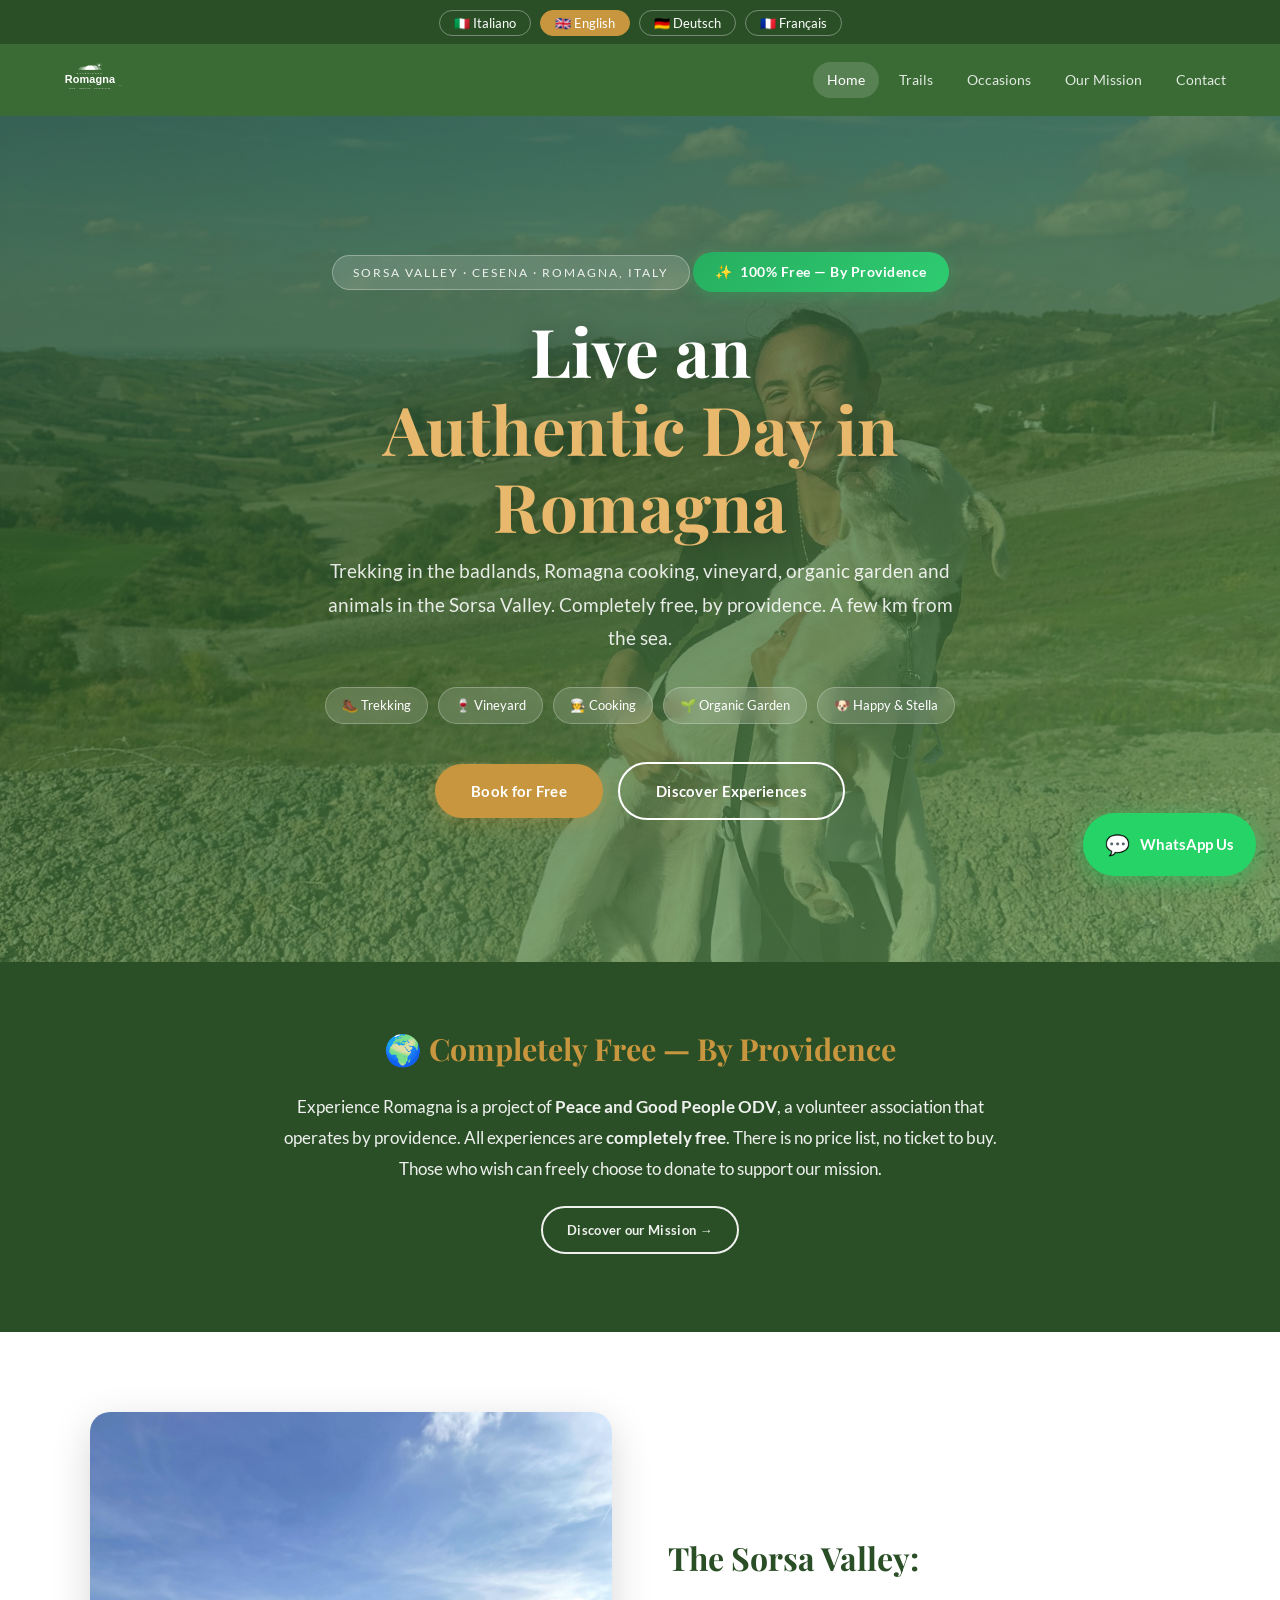
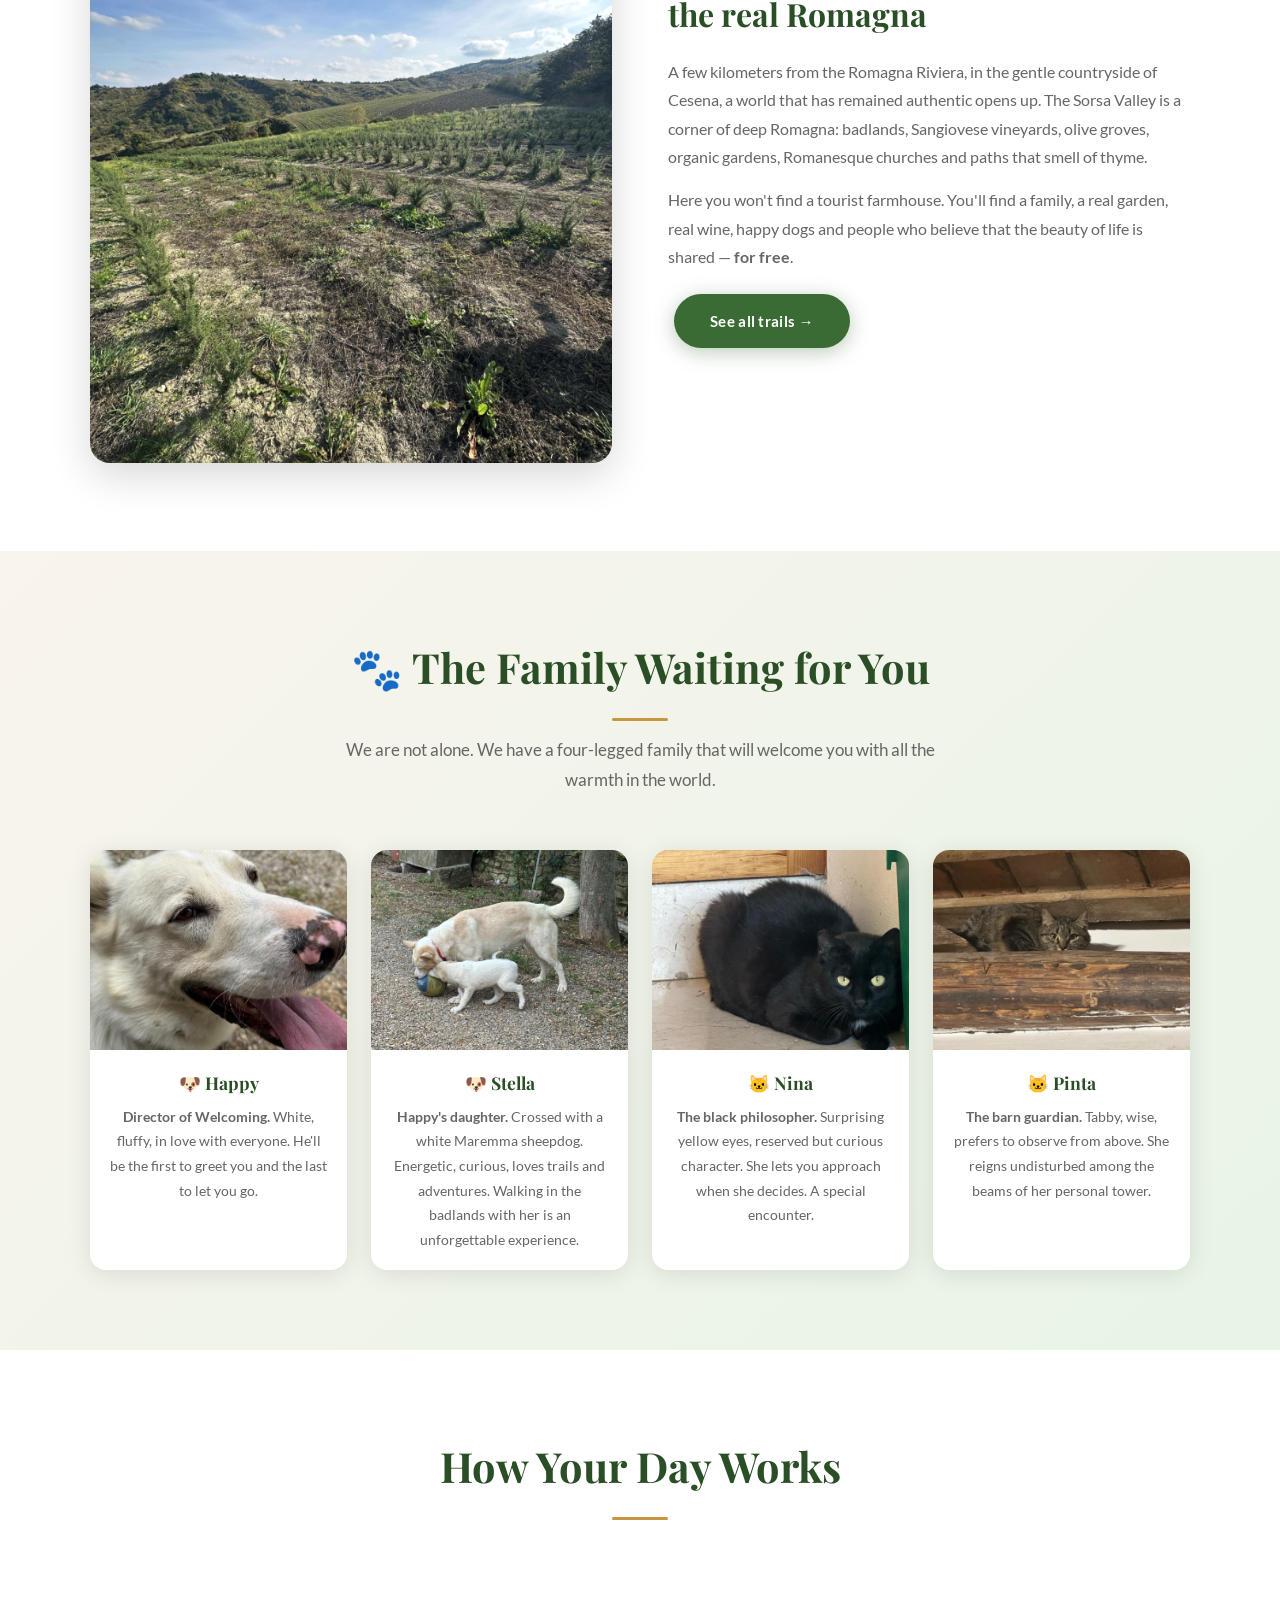
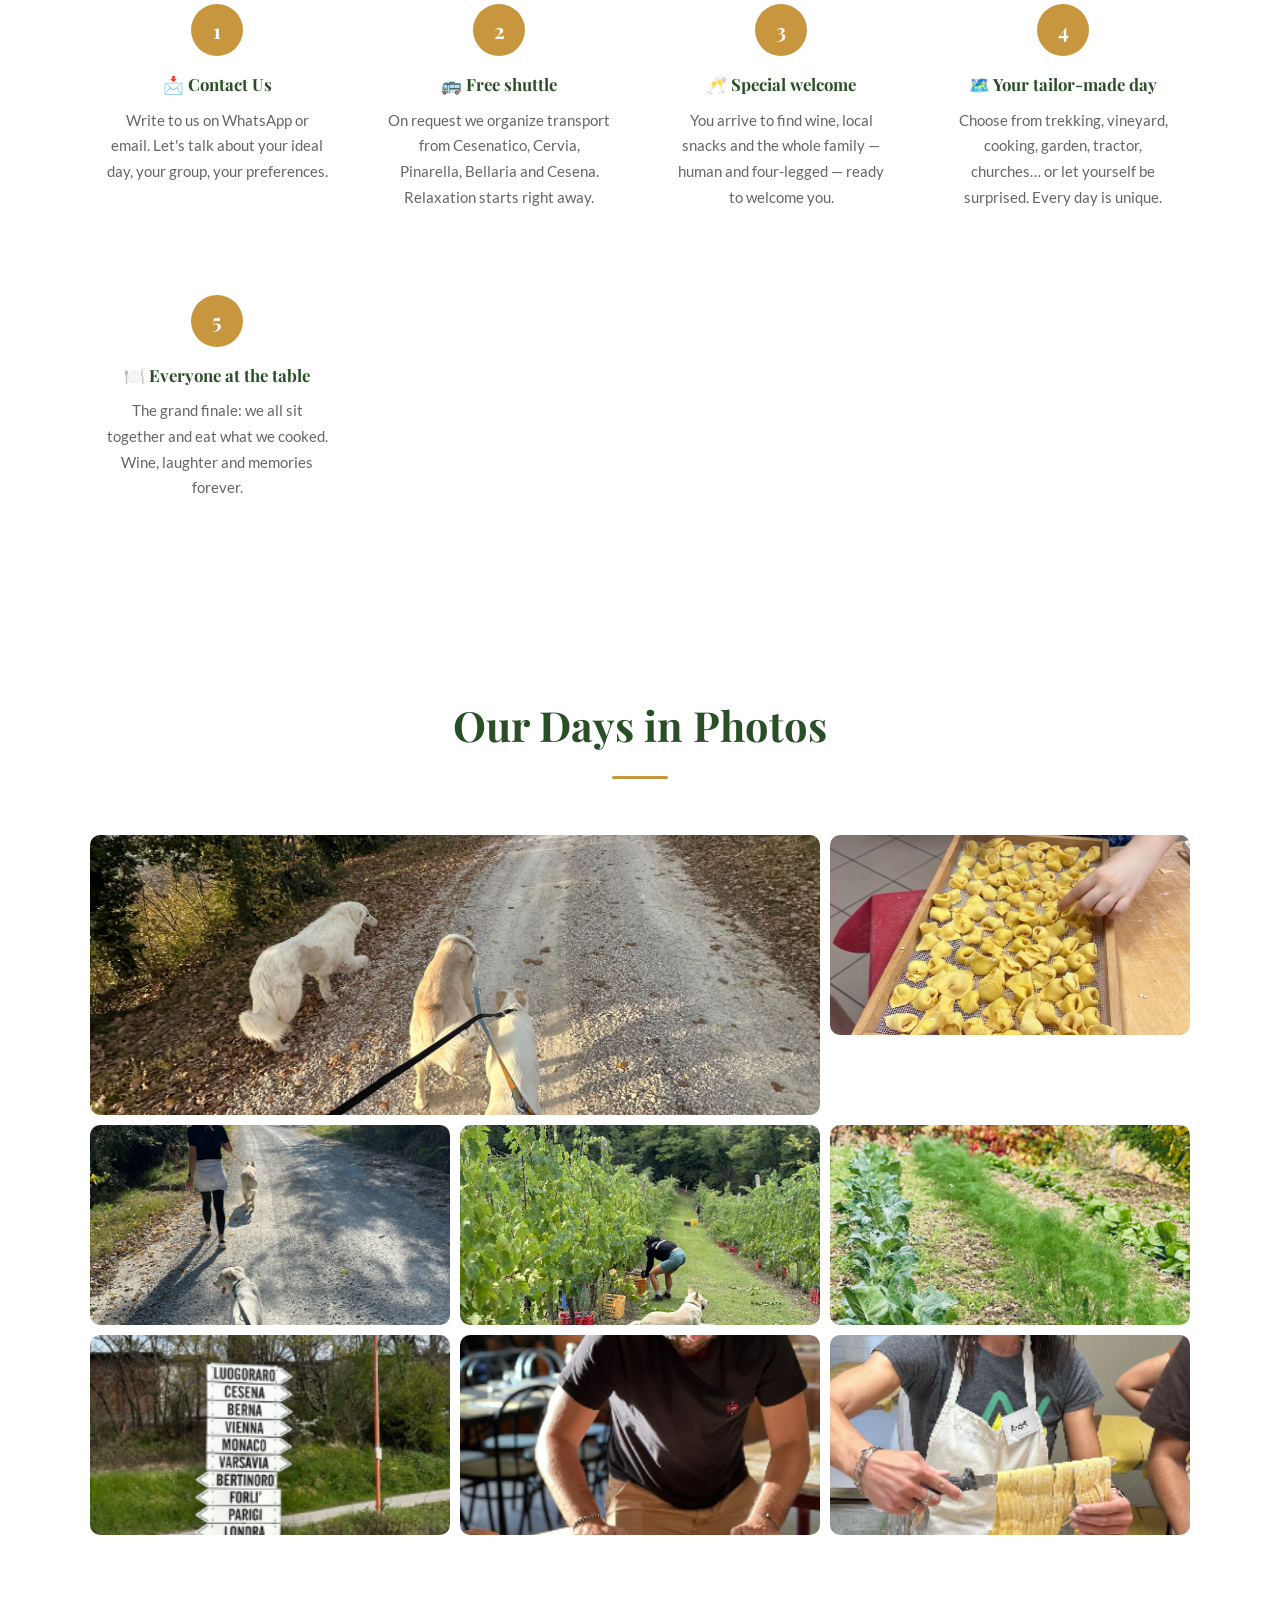
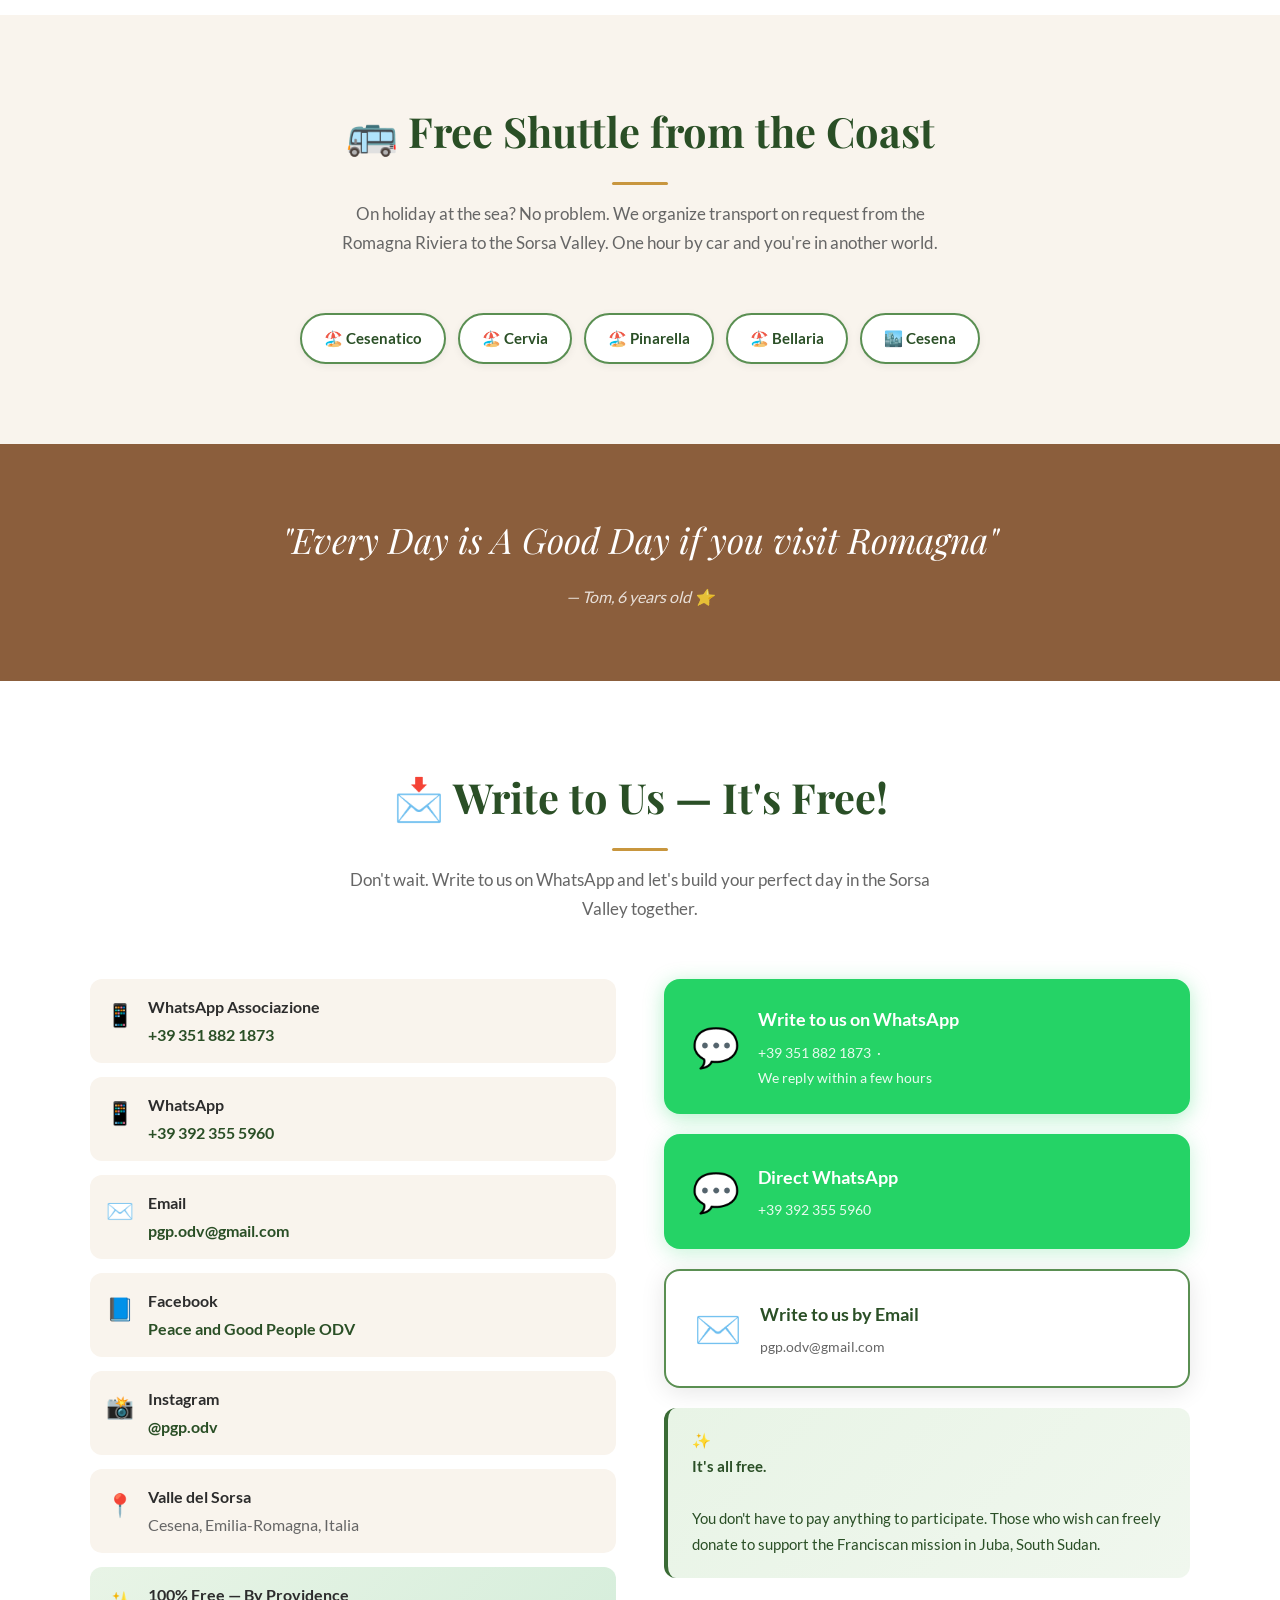
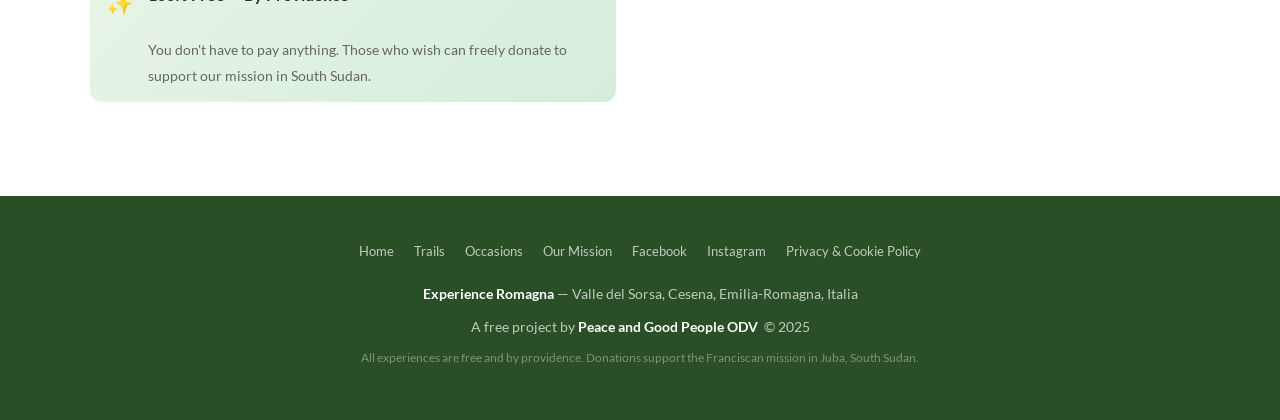
<file: index.html>
<!DOCTYPE html>
<html lang="it">
<head>
<meta charset="UTF-8">
<meta name="viewport" content="width=device-width, initial-scale=1.0">
<title>Experience Romagna – Esperienze Gratuite nella Valle del Sorsa, Cesena</title>
<meta name="description" content="Esperienze autentiche e gratuite nella Valle del Sorsa: trekking, vendemmia, cucina romagnola, orto biologico. Progetto gratuito di Peace and Good People ODV. A due passi da Cesenatico.">
<meta name="keywords" content="esperienze gratuite Romagna, cosa fare Cesena, trekking Valle del Sorsa, cooking class Romagna gratis, agriturismo Cesenatico, turismo rurale Romagna, vendemmia Sangiovese, cucina romagnola, cosa fare vicino al mare Romagna">
<meta name="robots" content="index, follow">
<link rel="canonical" href="https://www.experienceromagna.com/">
<meta property="og:title" content="Experience Romagna – Esperienze Autentiche e Gratuite in Romagna">
<meta property="og:description" content="Trekking, cucina, vigneto e orto biologico nella Valle del Sorsa. Gratuito. Progetto di Peace and Good People ODV.">
<meta property="og:type" content="website">
<meta property="og:url" content="https://www.experienceromagna.com/">
<meta property="og:image" content="https://www.experienceromagna.com/images/stellainbraccio2.jpeg">
<link rel="alternate" hreflang="it" href="https://www.experienceromagna.com/">
<link rel="alternate" hreflang="en" href="https://www.experienceromagna.com/?lang=en">
<link rel="alternate" hreflang="de" href="https://www.experienceromagna.com/?lang=de">
<link rel="alternate" hreflang="fr" href="https://www.experienceromagna.com/?lang=fr">
<link rel="alternate" hreflang="x-default" href="https://www.experienceromagna.com/">
<script type="application/ld+json">
{
  "@context": "https://schema.org",
  "@type": "TouristAttraction",
  "name": "Experience Romagna",
  "description": "Esperienze rurali autentiche e gratuite nella Valle del Sorsa, Cesena. Progetto di Peace and Good People ODV.",
  "url": "https://www.experienceromagna.com",
  "telephone": "+393518821873",
  "email": "pgp.odv@gmail.com",
  "isAccessibleForFree": true,
  "address": {
    "@type": "PostalAddress",
    "addressLocality": "Cesena",
    "addressRegion": "Emilia-Romagna",
    "addressCountry": "IT"
  },
  "image": "https://www.experienceromagna.com/images/stellainbraccio2.jpeg",
  "sameAs": [
    "https://www.facebook.com/share/1J6EupGuLo/",
    "https://www.instagram.com/pgp.odv"
  ]
}
</script>
<link rel="icon" type="image/svg+xml" href="images/logo-round.svg">
<link rel="stylesheet" href="style.css">
<style>
/* === HERO === */
.hero {
  min-height: 94vh;
  background: linear-gradient(160deg, var(--green-dark) 0%, var(--green) 60%, var(--green-light) 100%);
  display: flex;
  align-items: center;
  justify-content: center;
  text-align: center;
  padding: 60px 20px;
  position: relative;
  overflow: hidden;
}
.hero-bg {
  position: absolute;
  inset: 0;
  /* FOTO HERO: cambia 'hero-colline.png' con il nome della tua foto panoramica */
  background-image: url('images/stellainbraccio2.jpeg');
  background-size: cover;
  background-position: center;
  opacity: 0.28;
}
.hero-content { position: relative; z-index: 1; max-width: 820px; }
.location-pill {
  display: inline-block;
  background: rgba(255,255,255,0.15);
  border: 1px solid rgba(255,255,255,0.3);
  color: rgba(255,255,255,0.9);
  padding: 6px 20px;
  border-radius: 30px;
  font-size: 12px;
  letter-spacing: 2px;
  text-transform: uppercase;
  margin-bottom: 20px;
  backdrop-filter: blur(8px);
}
.hero h1 {
  font-size: clamp(2.4rem, 6vw, 4.2rem);
  color: white;
  line-height: 1.15;
  margin-bottom: 10px;
  text-shadow: 0 2px 24px rgba(0,0,0,0.35);
}
.hero h1 em { color: var(--gold-light); font-style: normal; }
.hero-sub {
  font-size: clamp(1rem, 2.5vw, 1.2rem);
  color: rgba(255,255,255,0.88);
  margin-bottom: 32px;
  max-width: 640px;
  margin-left: auto;
  margin-right: auto;
}
.hero-badges { display: flex; justify-content: center; flex-wrap: wrap; gap: 10px; margin-bottom: 32px; }
.hero-badge-item {
  background: rgba(255,255,255,0.15);
  border: 1px solid rgba(255,255,255,0.25);
  color: white;
  padding: 6px 16px;
  border-radius: 20px;
  font-size: 13px;
  backdrop-filter: blur(8px);
}

/* === INTRO SECTION === */
.intro { background: white; }
.intro-grid { display: grid; grid-template-columns: 1fr 1fr; gap: 56px; align-items: center; }
.intro-img img { width: 100%; border-radius: 20px; box-shadow: var(--shadow-lg); }
.intro-text h2 { font-size: 2rem; color: var(--green-dark); margin-bottom: 16px; }
.intro-text p { color: var(--text-light); margin-bottom: 14px; font-size: 1.02rem; }

/* === ANIMALS === */
.animals { background: linear-gradient(135deg, var(--cream) 0%, #e8f4e6 100%); }
.animals-grid { display: grid; grid-template-columns: repeat(auto-fit, minmax(220px, 1fr)); gap: 24px; }
.animal-card {
  background: white;
  border-radius: var(--radius);
  overflow: hidden;
  box-shadow: var(--shadow);
  text-align: center;
  transition: transform 0.3s;
}
.animal-card:hover { transform: translateY(-5px); }
.animal-card-img { height: 200px; overflow: hidden; }
.animal-card-img img { width: 100%; height: 100%; object-fit: cover; }
.animal-card-body { padding: 18px; }
.animal-card-body h3 { color: var(--green-dark); font-size: 1.1rem; margin-bottom: 6px; }
.animal-card-body p { color: var(--text-light); font-size: 0.88rem; }

/* === QUOTE === */
.quote-section { background: var(--earth); color: white; text-align: center; padding: 70px 20px; }
.quote-section blockquote { font-family: 'Playfair Display', serif; font-style: italic; font-size: clamp(1.4rem, 3.5vw, 2.2rem); max-width: 720px; margin: 0 auto 16px; line-height: 1.5; }
.quote-section cite { opacity: 0.8; font-size: 1rem; }

/* === STEPS === */
.steps { background: white; }
.steps-grid { display: grid; grid-template-columns: repeat(auto-fit, minmax(220px, 1fr)); gap: 28px; }
.step { text-align: center; padding: 28px 16px; }
.step-num { width: 52px; height: 52px; background: var(--gold); color: white; border-radius: 50%; display: flex; align-items: center; justify-content: center; font-size: 1.3rem; font-weight: 700; margin: 0 auto 14px; font-family: 'Playfair Display', serif; }
.step h3 { color: var(--green-dark); font-size: 1.05rem; margin-bottom: 8px; }
.step p { color: var(--text-light); font-size: 0.92rem; }

/* === SHUTTLE === */
.shuttle { background: var(--cream); text-align: center; }
.shuttle-badges { display: flex; justify-content: center; flex-wrap: wrap; gap: 12px; margin-top: 20px; }
.shuttle-badge { background: white; border: 2px solid var(--green-light); border-radius: 50px; padding: 10px 22px; font-size: 0.95rem; color: var(--green-dark); font-weight: 700; box-shadow: 0 2px 8px rgba(0,0,0,0.06); }

/* === RESPONSIVE === */
@media (max-width: 768px) {
  .intro-grid { grid-template-columns: 1fr; }
}
</style>
</head>
<body>

<!-- LANGUAGE BAR -->
<div class="lang-bar">
  <button onclick="setLang('it','index')" id="btn-it">🇮🇹 Italiano</button>
  <button onclick="setLang('en','index')" id="btn-en">🇬🇧 English</button>
  <button onclick="setLang('de','index')" id="btn-de">🇩🇪 Deutsch</button>
  <button onclick="setLang('fr','index')" id="btn-fr">🇫🇷 Français</button>
</div>

<!-- NAV -->
<nav>
  <a href="index.html" class="nav-logo"><img src="images/logo-horizontal.svg" alt="Experience Romagna" style="height:44px; width:auto; display:block;"></a>
  <div class="nav-links">
    <a href="index.html" class="nav-home active-page">Home</a>
    <a href="percorsi.html" class="nav-percorsi">Percorsi</a>
    <a href="occasioni.html" class="nav-occasioni">Occasioni</a>
    <a href="missione.html" class="nav-missione">La Nostra Missione</a>
    <a href="#contatti" class="nav-contatti">Contatti</a>
  </div>
  <div class="hamburger" onclick="toggleMenu()">
    <span></span><span></span><span></span>
  </div>
</nav>
<div class="mobile-menu" id="mobileMenu">
  <a href="index.html" class="nav-home">Home</a>
  <a href="percorsi.html" class="nav-percorsi">Percorsi</a>
  <a href="occasioni.html" class="nav-occasioni">Occasioni</a>
  <a href="missione.html" class="nav-missione">La Nostra Missione</a>
  <a href="#contatti" class="nav-contatti">Contatti</a>
</div>

<!-- HERO -->
<section class="hero">
  <div class="hero-bg"></div>
  <div class="hero-content">
    <div class="location-pill">
      <span class="il active" data-li="it">Valle del Sorsa · Cesena · Romagna</span>
      <span class="il" data-li="en">Sorsa Valley · Cesena · Romagna, Italy</span>
      <span class="il" data-li="de">Sorsa-Tal · Cesena · Romagna, Italien</span>
      <span class="il" data-li="fr">Vallée du Sorsa · Cesena · Romagne, Italie</span>
    </div>

    <div class="free-badge">
      ✨ <span class="il active" data-li="it">100% Gratuito — Di Provvidenza</span>
      <span class="il" data-li="en">100% Free — By Providence</span>
      <span class="il" data-li="de">100% Kostenlos — Aus Vorsehung</span>
      <span class="il" data-li="fr">100% Gratuit — Par Providence</span>
    </div>

    <h1 data-lang="it" class="active">Vivi un Giorno<br><em>Autentico in Romagna</em></h1>
    <h1 data-lang="en">Live an<br><em>Authentic Day in Romagna</em></h1>
    <h1 data-lang="de">Erlebe einen<br><em>Authentischen Tag in der Romagna</em></h1>
    <h1 data-lang="fr">Vivez une<br><em>Journée Authentique en Romagne</em></h1>

    <p class="hero-sub" data-lang="it" class="active">Trekking nei calanchi, cucina romagnola, vigneto, orto biologico e animali nella Valle del Sorsa. Tutto gratuito, di provvidenza. A pochi chilometri dal mare.</p>
    <p class="hero-sub" data-lang="en">Trekking in the badlands, Romagna cooking, vineyard, organic garden and animals in the Sorsa Valley. Completely free, by providence. A few km from the sea.</p>
    <p class="hero-sub" data-lang="de">Wandern in den Calanchi, Romagna-Küche, Weinberg, Bio-Garten und Tiere im Sorsa-Tal. Völlig kostenlos, aus Vorsehung. Wenige km vom Meer entfernt.</p>
    <p class="hero-sub" data-lang="fr">Randonnée dans les calanchi, cuisine romagnole, vignoble, jardin bio et animaux dans la Vallée du Sorsa. Entièrement gratuit, par providence. À quelques km de la mer.</p>

    <div class="hero-badges">
      <span class="hero-badge-item">🥾 Trekking</span>
      <span class="hero-badge-item">🍷 <span class="il active" data-li="it">Vigneto</span><span class="il" data-li="en">Vineyard</span><span class="il" data-li="de">Weinberg</span><span class="il" data-li="fr">Vignoble</span></span>
      <span class="hero-badge-item">🧑‍🍳 <span class="il active" data-li="it">Cucina</span><span class="il" data-li="en">Cooking</span><span class="il" data-li="de">Kochen</span><span class="il" data-li="fr">Cuisine</span></span>
      <span class="hero-badge-item">🌱 <span class="il active" data-li="it">Orto Bio</span><span class="il" data-li="en">Organic Garden</span><span class="il" data-li="de">Bio-Garten</span><span class="il" data-li="fr">Jardin Bio</span></span>
      <span class="hero-badge-item">🐶 Happy & Stella</span>
    </div>

    <div>
      <a href="#contatti" class="btn" id="cta1">Prenota Gratis</a>
      <a href="percorsi.html" class="btn btn-outline" id="cta2">Scopri le Esperienze</a>
    </div>
  </div>
</section>

<!-- MISSION BANNER -->
<div class="mission">
  <h2>🌍 <span class="il active" data-li="it">Tutto Gratuito — Di Provvidenza</span><span class="il" data-li="en">Completely Free — By Providence</span><span class="il" data-li="de">Völlig Kostenlos — Aus Vorsehung</span><span class="il" data-li="fr">Entièrement Gratuit — Par Providence</span></h2>
  <p data-lang="it" class="active">Experience Romagna è un progetto di <strong>Peace and Good People ODV</strong>, un'associazione di volontariato che opera di provvidenza. Tutte le esperienze sono <strong>completamente gratuite</strong>. Non esiste un listino prezzi, non c'è un biglietto da pagare. Chi vuole, può scegliere liberamente di fare una donazione per sostenere la nostra missione.</p>
  <p data-lang="en">Experience Romagna is a project of <strong>Peace and Good People ODV</strong>, a volunteer association that operates by providence. All experiences are <strong>completely free</strong>. There is no price list, no ticket to buy. Those who wish can freely choose to donate to support our mission.</p>
  <p data-lang="de">Experience Romagna ist ein Projekt von <strong>Peace and Good People ODV</strong>, einem Freiwilligenverein, der aus Vorsehung arbeitet. Alle Erlebnisse sind <strong>völlig kostenlos</strong>. Es gibt keine Preisliste, keine Eintrittskarte. Wer möchte, kann frei wählen, unsere Mission zu unterstützen.</p>
  <p data-lang="fr">Experience Romagna est un projet de <strong>Peace and Good People ODV</strong>, une association bénévole qui fonctionne par providence. Toutes les expériences sont <strong>entièrement gratuites</strong>. Il n'y a pas de liste de prix, pas de billet à acheter. Ceux qui le souhaitent peuvent librement choisir de faire un don.</p>
  <p style="margin-top:16px;">
    <a href="missione.html" class="btn btn-outline btn-sm">
      <span class="il active" data-li="it">Scopri la nostra Missione →</span>
      <span class="il" data-li="en">Discover our Mission →</span>
      <span class="il" data-li="de">Unsere Mission entdecken →</span>
      <span class="il" data-li="fr">Découvrir notre Mission →</span>
    </a>
  </p>
</div>

<!-- INTRO -->
<section class="intro">
  <div class="container">
    <div class="intro-grid">
      <div class="intro-img">
        <!-- FOTO: panorama colline / selfie coppia -->
        <img src="images/campocoltivato.jpeg" alt="Coppia nella Valle del Sorsa, Cesena, Romagna">
      </div>
      <div class="intro-text">
        <h2 data-lang="it" class="active">La Valle del Sorsa:<br>la Romagna vera</h2>
        <h2 data-lang="en">The Sorsa Valley:<br>the real Romagna</h2>
        <h2 data-lang="de">Das Sorsa-Tal:<br>das echte Romagna</h2>
        <h2 data-lang="fr">La Vallée du Sorsa :<br>la vraie Romagne</h2>

        <p data-lang="it" class="active">A pochi chilometri dalla Riviera Romagnola, nella dolce campagna di Cesena, si apre un mondo rimasto autentico. La Valle del Sorsa è un angolo di Romagna profonda: calanchi, vigneti di Sangiovese, oliveti, orti biologici, chiese romaniche e sentieri che profumano di timo.</p>
        <p data-lang="en">A few kilometers from the Romagna Riviera, in the gentle countryside of Cesena, a world that has remained authentic opens up. The Sorsa Valley is a corner of deep Romagna: badlands, Sangiovese vineyards, olive groves, organic gardens, Romanesque churches and paths that smell of thyme.</p>
        <p data-lang="de">Wenige Kilometer von der Romagna Riviera entfernt, in der sanften Landschaft von Cesena, öffnet sich eine Welt, die authentisch geblieben ist. Das Sorsa-Tal ist eine Ecke des tiefen Romagna: Calanchi, Sangiovese-Weinberge, Olivenhaine, Bio-Gärten, romanische Kirchen und Pfade, die nach Thymian duften.</p>
        <p data-lang="fr">À quelques kilomètres de la Riviera de Romagne, dans la douce campagne de Cesena, s'ouvre un monde resté authentique. La Vallée du Sorsa est un coin de Romagne profonde : calanchi, vignobles de Sangiovese, oliveraies, jardins biologiques, églises romanes et sentiers qui sentent le thym.</p>

        <p data-lang="it" class="active">Qui non troverai un agriturismo turistico. Troverai una famiglia, un orto vero, un vino vero, dei cani felici e persone che credono che la bellezza della vita si condivide — <strong>gratuitamente</strong>.</p>
        <p data-lang="en">Here you won't find a tourist farmhouse. You'll find a family, a real garden, real wine, happy dogs and people who believe that the beauty of life is shared — <strong>for free</strong>.</p>
        <p data-lang="de">Hier finden Sie keinen touristischen Bauernhof. Sie finden eine Familie, einen echten Garten, echten Wein, glückliche Hunde und Menschen, die glauben, dass die Schönheit des Lebens geteilt wird — <strong>kostenlos</strong>.</p>
        <p data-lang="fr">Ici, vous ne trouverez pas une ferme touristique. Vous trouverez une famille, un vrai jardin, un vrai vin, des chiens heureux et des personnes qui croient que la beauté de la vie se partage — <strong>gratuitement</strong>.</p>

        <a href="percorsi.html" class="btn btn-green" style="margin-top:8px;">
          <span class="il active" data-li="it">Vedi tutti i percorsi →</span>
          <span class="il" data-li="en">See all trails →</span>
          <span class="il" data-li="de">Alle Wege sehen →</span>
          <span class="il" data-li="fr">Voir tous les parcours →</span>
        </a>
      </div>
    </div>
  </div>
</section>

<!-- ANIMALS -->
<section class="animals">
  <div class="container">
    <div class="section-title">
      <h2 data-lang="it" class="active">🐾 La Famiglia che ti Aspetta</h2>
      <h2 data-lang="en">🐾 The Family Waiting for You</h2>
      <h2 data-lang="de">🐾 Die Familie, die auf Sie wartet</h2>
      <h2 data-lang="fr">🐾 La Famille qui vous Attend</h2>
      <div class="divider"></div>
      <p data-lang="it" class="active">Non siamo soli. Abbiamo una famiglia a quattro zampe che ti accoglierà con tutto il calore del mondo.</p>
      <p data-lang="en">We are not alone. We have a four-legged family that will welcome you with all the warmth in the world.</p>
      <p data-lang="de">Wir sind nicht allein. Wir haben eine vierbeinige Familie, die Sie mit aller Wärme der Welt empfangen wird.</p>
      <p data-lang="fr">Nous ne sommes pas seuls. Nous avons une famille à quatre pattes qui vous accueillera avec toute la chaleur du monde.</p>
    </div>
    <div class="animals-grid">

      <div class="animal-card">
        <!-- FOTO: happy.png → Happy primo piano -->
        <div class="animal-card-img"><img src="images/happy.png" alt="Happy cane bianco mascotte Experience Romagna Valle del Sorsa" loading="lazy"></div>
        <div class="animal-card-body">
          <h3>🐶 Happy</h3>
          <p data-lang="it" class="active"><strong>Direttore del Benvenuto.</strong> Bianco, soffice, innamorato di tutti. Sarà il primo ad accoglierti e l'ultimo a lasciarti andare.</p>
          <p data-lang="en"><strong>Director of Welcoming.</strong> White, fluffy, in love with everyone. He'll be the first to greet you and the last to let you go.</p>
          <p data-lang="de"><strong>Begrüßungsdirektor.</strong> Weiß, flauschig, in jeden verliebt. Er wird der erste sein, der Sie begrüßt und der letzte, der Sie gehen lässt.</p>
          <p data-lang="fr"><strong>Directeur de l'Accueil.</strong> Blanc, moelleux, amoureux de tout le monde. Il sera le premier à vous accueillir et le dernier à vous laisser partir.</p>
        </div>
      </div>

      <div class="animal-card">
        <!-- FOTO: happy-stella.png → Happy e Stella sui calanchi -->
        <div class="animal-card-img"><img src="images/cani-palla.jpeg" alt="Stella cane bianco figlia di Happy Valle del Sorsa calanchi Cesena" loading="lazy"></div>
        <div class="animal-card-body">
          <h3>🐶 Stella</h3>
          <p data-lang="it" class="active"><strong>Figlia di Happy.</strong> Incrocio con una maremmana bianca. Energica, curiosa, ama i sentieri e le avventure. In cammino sui calanchi con lei è un'esperienza indimenticabile.</p>
          <p data-lang="en"><strong>Happy's daughter.</strong> Crossed with a white Maremma sheepdog. Energetic, curious, loves trails and adventures. Walking in the badlands with her is an unforgettable experience.</p>
          <p data-lang="de"><strong>Happys Tochter.</strong> Kreuzung mit einem weißen Maremma-Schäferhund. Energisch, neugierig, liebt Wege und Abenteuer. Mit ihr in den Calanchi zu wandern ist ein unvergessliches Erlebnis.</p>
          <p data-lang="fr"><strong>La fille d'Happy.</strong> Croisée avec un chien de berger des Maremmes blanc. Énergique, curieuse, elle adore les sentiers et les aventures. Se promener dans les calanchi avec elle est une expérience inoubliable.</p>
        </div>
      </div>

      <div class="animal-card">
        <!-- FOTO: nina.png → gatta Nina nera -->
        <div class="animal-card-img"><img src="images/nina.jpeg" alt="Nina gatta nera Experience Romagna" loading="lazy"></div>
        <div class="animal-card-body">
          <h3>🐱 Nina</h3>
          <p data-lang="it" class="active"><strong>La filosofa nera.</strong> Occhi gialli sorprendenti, carattere riservato ma curioso. Si lascia avvicinare quando decide lei. Un incontro speciale.</p>
          <p data-lang="en"><strong>The black philosopher.</strong> Surprising yellow eyes, reserved but curious character. She lets you approach when she decides. A special encounter.</p>
          <p data-lang="de"><strong>Die schwarze Philosophin.</strong> Überraschende gelbe Augen, reservierter aber neugieriger Charakter. Sie lässt sich nähern, wenn sie es entscheidet. Eine besondere Begegnung.</p>
          <p data-lang="fr"><strong>La philosophe noire.</strong> Yeux jaunes surprenants, caractère réservé mais curieux. Elle se laisse approcher quand elle le décide. Une rencontre spéciale.</p>
        </div>
      </div>

      <div class="animal-card">
        <!-- FOTO: pinta.png → gatta Pinta tigrata -->
        <div class="animal-card-img"><img src="images/pinta.jpeg" alt="Pinta gatta tigrata Experience Romagna Valle del Sorsa" loading="lazy"></div>
        <div class="animal-card-body">
          <h3>🐱 Pinta</h3>
          <p data-lang="it" class="active"><strong>La guardiana del fienile.</strong> Tigrata, saggia, preferisce osservare dall'alto. Regna indisturbata tra i travi della sua torre personale.</p>
          <p data-lang="en"><strong>The barn guardian.</strong> Tabby, wise, prefers to observe from above. She reigns undisturbed among the beams of her personal tower.</p>
          <p data-lang="de"><strong>Die Scheunen-Wächterin.</strong> Getigert, weise, beobachtet lieber von oben. Sie herrscht ungestört zwischen den Balken ihres persönlichen Turms.</p>
          <p data-lang="fr"><strong>La gardienne de la grange.</strong> Tigrée, sage, préfère observer d'en haut. Elle règne sans être dérangée parmi les poutres de sa tour personnelle.</p>
        </div>
      </div>

    </div>
  </div>
</section>

<!-- HOW IT WORKS -->
<section class="steps">
  <div class="container">
    <div class="section-title">
      <h2 data-lang="it" class="active">Come Funziona la Tua Giornata</h2>
      <h2 data-lang="en">How Your Day Works</h2>
      <h2 data-lang="de">Wie Ihr Tag Abläuft</h2>
      <h2 data-lang="fr">Comment se Déroule Votre Journée</h2>
      <div class="divider"></div>
    </div>
    <div class="steps-grid">
      <div class="step">
        <div class="step-num">1</div>
        <h3 data-lang="it" class="active">📩 Contattaci</h3>
        <h3 data-lang="en">📩 Contact Us</h3>
        <h3 data-lang="de">📩 Kontaktiere uns</h3>
        <h3 data-lang="fr">📩 Contactez-nous</h3>
        <p data-lang="it" class="active">Scrivici su WhatsApp o via email. Parliamo della tua giornata ideale, del tuo gruppo, delle tue preferenze.</p>
        <p data-lang="en">Write to us on WhatsApp or email. Let's talk about your ideal day, your group, your preferences.</p>
        <p data-lang="de">Schreib uns auf WhatsApp oder per E-Mail. Lass uns über deinen idealen Tag sprechen.</p>
        <p data-lang="fr">Écrivez-nous sur WhatsApp ou par email. Parlons de votre journée idéale, de votre groupe.</p>
      </div>
      <div class="step">
        <div class="step-num">2</div>
        <h3 data-lang="it" class="active">🚌 Shuttle gratuito</h3>
        <h3 data-lang="en">🚌 Free shuttle</h3>
        <h3 data-lang="de">🚌 Kostenloser Shuttle</h3>
        <h3 data-lang="fr">🚌 Navette gratuite</h3>
        <p data-lang="it" class="active">Su richiesta organizziamo il trasporto da Cesenatico, Cervia, Pinarella, Bellaria e Cesena. Il relax inizia subito.</p>
        <p data-lang="en">On request we organize transport from Cesenatico, Cervia, Pinarella, Bellaria and Cesena. Relaxation starts right away.</p>
        <p data-lang="de">Auf Anfrage organisieren wir den Transport von Cesenatico, Cervia, Pinarella, Bellaria und Cesena.</p>
        <p data-lang="fr">Sur demande, nous organisons le transport depuis Cesenatico, Cervia, Pinarella, Bellaria et Cesena.</p>
      </div>
      <div class="step">
        <div class="step-num">3</div>
        <h3 data-lang="it" class="active">🥂 Benvenuto speciale</h3>
        <h3 data-lang="en">🥂 Special welcome</h3>
        <h3 data-lang="de">🥂 Besonderer Empfang</h3>
        <h3 data-lang="fr">🥂 Accueil spécial</h3>
        <p data-lang="it" class="active">Arrivi e trovi vino, stuzzichini locali e tutta la famiglia — umana e a quattro zampe — pronta ad accoglierti.</p>
        <p data-lang="en">You arrive to find wine, local snacks and the whole family — human and four-legged — ready to welcome you.</p>
        <p data-lang="de">Sie kommen an und finden Wein, lokale Snacks und die ganze Familie — menschlich und vierbeinig — bereit, Sie zu empfangen.</p>
        <p data-lang="fr">Vous arrivez et trouvez du vin, des amuse-bouches locaux et toute la famille — humaine et à quatre pattes — prête à vous accueillir.</p>
      </div>
      <div class="step">
        <div class="step-num">4</div>
        <h3 data-lang="it" class="active">🗺️ La tua giornata su misura</h3>
        <h3 data-lang="en">🗺️ Your tailor-made day</h3>
        <h3 data-lang="de">🗺️ Ihr maßgeschneiderter Tag</h3>
        <h3 data-lang="fr">🗺️ Votre journée sur mesure</h3>
        <p data-lang="it" class="active">Scegli tra trekking, vigneto, cucina, orto, trattore, chiese… o lasciati sorprendere. Ogni giornata è unica.</p>
        <p data-lang="en">Choose from trekking, vineyard, cooking, garden, tractor, churches… or let yourself be surprised. Every day is unique.</p>
        <p data-lang="de">Wählen Sie zwischen Wandern, Weinberg, Kochen, Garten, Traktor, Kirchen… oder lassen Sie sich überraschen. Jeder Tag ist einzigartig.</p>
        <p data-lang="fr">Choisissez entre randonnée, vignoble, cuisine, jardin, tracteur, églises… ou laissez-vous surprendre. Chaque journée est unique.</p>
      </div>
      <div class="step">
        <div class="step-num">5</div>
        <h3 data-lang="it" class="active">🍽️ A tavola tutti insieme</h3>
        <h3 data-lang="en">🍽️ Everyone at the table</h3>
        <h3 data-lang="de">🍽️ Alle an den Tisch</h3>
        <h3 data-lang="fr">🍽️ Tous à table ensemble</h3>
        <p data-lang="it" class="active">Il gran finale: ci sediamo tutti insieme e mangiamo quello che abbiamo cucinato. Vino, risate, e ricordi per sempre.</p>
        <p data-lang="en">The grand finale: we all sit together and eat what we cooked. Wine, laughter and memories forever.</p>
        <p data-lang="de">Das große Finale: Wir sitzen alle zusammen und essen, was wir gekocht haben. Wein, Gelächter und Erinnerungen für immer.</p>
        <p data-lang="fr">Le grand final : nous nous asseyons tous ensemble et mangeons ce que nous avons cuisiné. Vin, rires et souvenirs pour toujours.</p>
      </div>
    </div>
  </div>
</section>

<!-- GALLERY -->
<section style="background: white; padding: 80px 20px;">
  <div class="container">
    <div class="section-title">
      <h2 data-lang="it" class="active">Le nostre Giornate in Foto</h2>
      <h2 data-lang="en">Our Days in Photos</h2>
      <h2 data-lang="de">Unsere Tage in Bildern</h2>
      <h2 data-lang="fr">Nos Journées en Photos</h2>
      <div class="divider"></div>
    </div>
    <div class="gallery-grid">
      <!-- FOTO GALLERY: modifica i nomi dei file per cambiare le immagini -->
      <img src="images/trekkingtramontocani3.jpeg" alt="Happy e Stella al tramonto sui calanchi Valle del Sorsa Cesena" loading="lazy">
      <img src="images/cappelletti.png" alt="Cappelletti romagnoli fatti a mano" loading="lazy">
      <img src="images/trekking_estate.jpeg" alt="Gruppo trekking Valle del Sorsa Romagna" loading="lazy">
      <img src="images/vendemmia.png" alt="Vendemmia Sangiovese Romagna Valle del Sorsa" loading="lazy">
      <img src="images/ortoautunno2.jpeg" alt="Verdure biologiche orto Valle del Sorsa" loading="lazy">
      <img src="images/cartelli.png" alt="Cartello LuogoRaro Cesena Romagna" loading="lazy">
      <img src="images/sfoglia.png" alt="Sfoglia matterello pasta fresca Romagna" loading="lazy">
      <img src="images/cucina.png" alt="Cucina romagnola cooking class" loading="lazy">
    </div>
  </div>
</section>

<!-- SHUTTLE -->
<section class="shuttle">
  <div class="container">
    <div class="section-title">
      <h2 data-lang="it" class="active">🚌 Shuttle Gratuito dalla Costa</h2>
      <h2 data-lang="en">🚌 Free Shuttle from the Coast</h2>
      <h2 data-lang="de">🚌 Kostenloser Shuttle von der Küste</h2>
      <h2 data-lang="fr">🚌 Navette Gratuite depuis la Côte</h2>
      <div class="divider"></div>
      <p data-lang="it" class="active">Sei in vacanza al mare? Nessun problema. Organizziamo il trasporto su richiesta dalla Riviera Romagnola alla Valle del Sorsa. Un'ora di auto e sei in un altro mondo.</p>
      <p data-lang="en">On holiday at the sea? No problem. We organize transport on request from the Romagna Riviera to the Sorsa Valley. One hour by car and you're in another world.</p>
      <p data-lang="de">Im Urlaub am Meer? Kein Problem. Wir organisieren Transport auf Anfrage von der Romagna Riviera zum Sorsa-Tal. Eine Stunde Fahrt und Sie sind in einer anderen Welt.</p>
      <p data-lang="fr">En vacances à la mer ? Pas de problème. Nous organisons le transport sur demande de la Riviera de Romagne à la Vallée du Sorsa. Une heure de voiture et vous êtes dans un autre monde.</p>
    </div>
    <div class="shuttle-badges">
      <span class="shuttle-badge">🏖️ Cesenatico</span>
      <span class="shuttle-badge">🏖️ Cervia</span>
      <span class="shuttle-badge">🏖️ Pinarella</span>
      <span class="shuttle-badge">🏖️ Bellaria</span>
      <span class="shuttle-badge">🏙️ Cesena</span>
    </div>
  </div>
</section>

<!-- QUOTE -->
<div class="quote-section">
  <blockquote>"Every Day is A Good Day if you visit Romagna"</blockquote>
  <cite>— Tom, 6 years old ⭐</cite>
</div>

<!-- CONTACT -->
<section style="background: white; padding: 80px 20px;" id="contatti">
  <div class="container">
    <div class="section-title">
      <h2 data-lang="it" class="active">📩 Scrivici — È Gratis!</h2>
      <h2 data-lang="en">📩 Write to Us — It's Free!</h2>
      <h2 data-lang="de">📩 Schreib uns — Es ist kostenlos!</h2>
      <h2 data-lang="fr">📩 Écrivez-nous — C'est Gratuit !</h2>
      <div class="divider"></div>
      <p data-lang="it" class="active">Non aspettare. Scrivici su WhatsApp e costruiamo insieme la tua giornata perfetta nella Valle del Sorsa.</p>
      <p data-lang="en">Don't wait. Write to us on WhatsApp and let's build your perfect day in the Sorsa Valley together.</p>
      <p data-lang="de">Warte nicht. Schreib uns auf WhatsApp und lass uns zusammen deinen perfekten Tag im Sorsa-Tal gestalten.</p>
      <p data-lang="fr">N'attendez pas. Écrivez-nous sur WhatsApp et construisons ensemble votre journée parfaite dans la Vallée du Sorsa.</p>
    </div>
    <div style="display:grid; grid-template-columns:1fr 1fr; gap:48px; align-items:start;" class="contact-grid-responsive">
      <div>
        <div class="contact-item">
          <span class="icon">📱</span>
          <div>
            <strong>WhatsApp Associazione</strong><br>
            <a href="https://wa.me/393518821873" target="_blank" rel="noopener">+39 351 882 1873</a>
          </div>
        </div>
        <div class="contact-item">
          <span class="icon">📱</span>
          <div>
            <strong>WhatsApp</strong><br>
            <a href="https://wa.me/393923555960" target="_blank" rel="noopener">+39 392 355 5960</a>
          </div>
        </div>
        <div class="contact-item">
          <span class="icon">✉️</span>
          <div>
            <strong>Email</strong><br>
            <a href="mailto:pgp.odv@gmail.com">pgp.odv@gmail.com</a>
          </div>
        </div>
        <div class="contact-item">
          <span class="icon">📘</span>
          <div>
            <strong>Facebook</strong><br>
            <a href="https://www.facebook.com/share/1J6EupGuLo/" target="_blank" rel="noopener">Peace and Good People ODV</a>
          </div>
        </div>
        <div class="contact-item">
          <span class="icon">📸</span>
          <div>
            <strong>Instagram</strong><br>
            <a href="https://www.instagram.com/pgp.odv" target="_blank" rel="noopener">@pgp.odv</a>
          </div>
        </div>
        <div class="contact-item">
          <span class="icon">📍</span>
          <div>
            <strong>Valle del Sorsa</strong><br>
            <span style="color:var(--text-light)">Cesena, Emilia-Romagna, Italia</span>
          </div>
        </div>
        <div class="contact-item" style="background: linear-gradient(135deg, #e8f4e6, #d4edda);">
          <span class="icon">✨</span>
          <div>
            <strong data-lang="it" class="active">100% Gratuito — Di Provvidenza</strong>
            <strong data-lang="en">100% Free — By Providence</strong>
            <strong data-lang="de">100% Kostenlos — Aus Vorsehung</strong>
            <strong data-lang="fr">100% Gratuit — Par Providence</strong>
            <br>
            <span style="color:var(--text-light); font-size:0.9rem;" data-lang="it" class="active">Non devi pagare nulla. Chi vuole può donare liberamente per sostenere la nostra missione in Sud Sudan.</span>
            <span style="color:var(--text-light); font-size:0.9rem;" data-lang="en">You don't have to pay anything. Those who wish can freely donate to support our mission in South Sudan.</span>
            <span style="color:var(--text-light); font-size:0.9rem;" data-lang="de">Sie müssen nichts bezahlen. Wer möchte, kann frei für unsere Mission im Südsudan spenden.</span>
            <span style="color:var(--text-light); font-size:0.9rem;" data-lang="fr">Vous n'avez rien à payer. Ceux qui le souhaitent peuvent librement faire un don pour notre mission au Soudan du Sud.</span>
          </div>
        </div>
      </div>
      <div style="display:flex; flex-direction:column; gap:20px; justify-content:center;">

        <!-- WhatsApp Associazione -->
        <a href="https://wa.me/393518821873" target="_blank" rel="noopener"
          style="display:flex; align-items:center; gap:18px; background:#25d366; color:white; padding:24px 28px; border-radius:16px; text-decoration:none; box-shadow:0 4px 20px rgba(37,211,102,0.35); transition:transform 0.2s;"
          onmouseover="this.style.transform='translateY(-3px)'" onmouseout="this.style.transform='translateY(0)'">
          <span style="font-size:2.4rem;">💬</span>
          <div>
            <div style="font-size:1.15rem; font-weight:700; margin-bottom:4px;">
              <span data-lang="it" class="active">Scrivici su WhatsApp</span>
              <span data-lang="en">Write to us on WhatsApp</span>
              <span data-lang="de">Schreib uns auf WhatsApp</span>
              <span data-lang="fr">Écris-nous sur WhatsApp</span>
            </div>
            <div style="font-size:0.9rem; opacity:0.9;">
              +39 351 882 1873 &nbsp;·&nbsp;
              <span data-lang="it" class="active">Rispondiamo entro poche ore</span>
              <span data-lang="en">We reply within a few hours</span>
              <span data-lang="de">Wir antworten innerhalb weniger Stunden</span>
              <span data-lang="fr">Nous répondons en quelques heures</span>
            </div>
          </div>
        </a>

        <!-- WhatsApp personale -->
        <a href="https://wa.me/393923555960" target="_blank" rel="noopener"
          style="display:flex; align-items:center; gap:18px; background:#25d366; color:white; padding:24px 28px; border-radius:16px; text-decoration:none; box-shadow:0 4px 20px rgba(37,211,102,0.25); transition:transform 0.2s;"
          onmouseover="this.style.transform='translateY(-3px)'" onmouseout="this.style.transform='translateY(0)'">
          <span style="font-size:2.4rem;">💬</span>
          <div>
            <div style="font-size:1.15rem; font-weight:700; margin-bottom:4px;">
              <span data-lang="it" class="active">WhatsApp diretto</span>
              <span data-lang="en">Direct WhatsApp</span>
              <span data-lang="de">Direkt WhatsApp</span>
              <span data-lang="fr">WhatsApp direct</span>
            </div>
            <div style="font-size:0.9rem; opacity:0.9;">+39 392 355 5960</div>
          </div>
        </a>

        <!-- Email -->
        <a href="mailto:pgp.odv@gmail.com"
          style="display:flex; align-items:center; gap:18px; background:white; color:var(--green-dark); padding:24px 28px; border-radius:16px; text-decoration:none; box-shadow:var(--shadow); border:2px solid var(--green-light); transition:transform 0.2s;"
          onmouseover="this.style.transform='translateY(-3px)'" onmouseout="this.style.transform='translateY(0)'">
          <span style="font-size:2.4rem;">✉️</span>
          <div>
            <div style="font-size:1.15rem; font-weight:700; margin-bottom:4px;">
              <span data-lang="it" class="active">Scrivici via Email</span>
              <span data-lang="en">Write to us by Email</span>
              <span data-lang="de">Schreib uns per E-Mail</span>
              <span data-lang="fr">Écris-nous par Email</span>
            </div>
            <div style="font-size:0.9rem; color:var(--text-light);">pgp.odv@gmail.com</div>
          </div>
        </a>

        <!-- Nota provvidenza -->
        <div style="background:linear-gradient(135deg,#e8f4e6,#f0f7ee); border-radius:12px; padding:20px 24px; border-left:4px solid var(--green);">
          <p style="color:var(--green-dark); font-size:0.95rem; margin:0; line-height:1.7;">
            <strong>✨ <span data-lang="it" class="active">È tutto gratuito.</span><span data-lang="en">It's all free.</span><span data-lang="de">Es ist alles kostenlos.</span><span data-lang="fr">C'est tout gratuit.</span></strong>
            <br>
            <span data-lang="it" class="active">Non devi pagare nulla per partecipare. Chi vuole può donare liberamente per sostenere la missione francescana a Juba, Sud Sudan.</span>
            <span data-lang="en">You don't have to pay anything to participate. Those who wish can freely donate to support the Franciscan mission in Juba, South Sudan.</span>
            <span data-lang="de">Sie müssen nichts bezahlen, um teilzunehmen. Wer möchte, kann frei für die franziskanische Mission in Juba, Südsudan, spenden.</span>
            <span data-lang="fr">Vous n'avez rien à payer pour participer. Ceux qui le souhaitent peuvent librement faire un don pour la mission franciscaine à Juba, Soudan du Sud.</span>
          </p>
        </div>

      </div>
    </div>
  </div>
</section>

<!-- FOOTER -->
<footer>
  <div class="footer-nav">
    <a href="index.html" class="nav-home">Home</a>
    <a href="percorsi.html" class="nav-percorsi">Percorsi</a>
    <a href="occasioni.html" class="nav-occasioni">Occasioni</a>
    <a href="missione.html" class="nav-missione">Missione</a>
    <a href="https://www.facebook.com/share/1J6EupGuLo/" target="_blank" rel="noopener">Facebook</a>
    <a href="https://www.instagram.com/pgp.odv" target="_blank" rel="noopener">Instagram</a>
    <a href="privacy.html">Privacy &amp; Cookie Policy</a>
  </div>
  <p><strong>Experience Romagna</strong> — Valle del Sorsa, Cesena, Emilia-Romagna, Italia</p>
  <p>
    <span class="il active" data-li="it">Un progetto gratuito di</span>
    <span class="il" data-li="en">A free project by</span>
    <span class="il" data-li="de">Ein kostenloses Projekt von</span>
    <span class="il" data-li="fr">Un projet gratuit de</span>
    <a href="missione.html"><strong>Peace and Good People ODV</strong></a>
    &nbsp;©&nbsp;2025
  </p>
  <p style="font-size:12px; margin-top:8px; opacity:0.55;">
    <span data-lang="it" class="active">Tutte le esperienze sono gratuite e di provvidenza. Le donazioni sostengono la missione francescana a Juba, Sud Sudan.</span>
    <span data-lang="en">All experiences are free and by providence. Donations support the Franciscan mission in Juba, South Sudan.</span>
    <span data-lang="de">Alle Erlebnisse sind kostenlos und aus Vorsehung. Spenden unterstützen die franziskanische Mission in Juba, Südsudan.</span>
    <span data-lang="fr">Toutes les expériences sont gratuites et par providence. Les dons soutiennent la mission franciscaine à Juba, Soudan du Sud.</span>
  </p>
</footer>

<!-- WHATSAPP FLOATING BUTTON -->
<div class="wa-float">
  <a href="https://wa.me/393518821873" target="_blank" rel="noopener" class="wa-btn">
    <span class="wa-icon">💬</span>
    <span class="wa-text">Scrivici su WhatsApp</span>
  </a>
</div>

<script src="lang.js"></script>
<script>
  initLang('index');
</script>
<style>
@media (max-width: 768px) {
  .contact-grid-responsive { grid-template-columns: 1fr !important; }
}
</style>
</body>
</html>
</file>
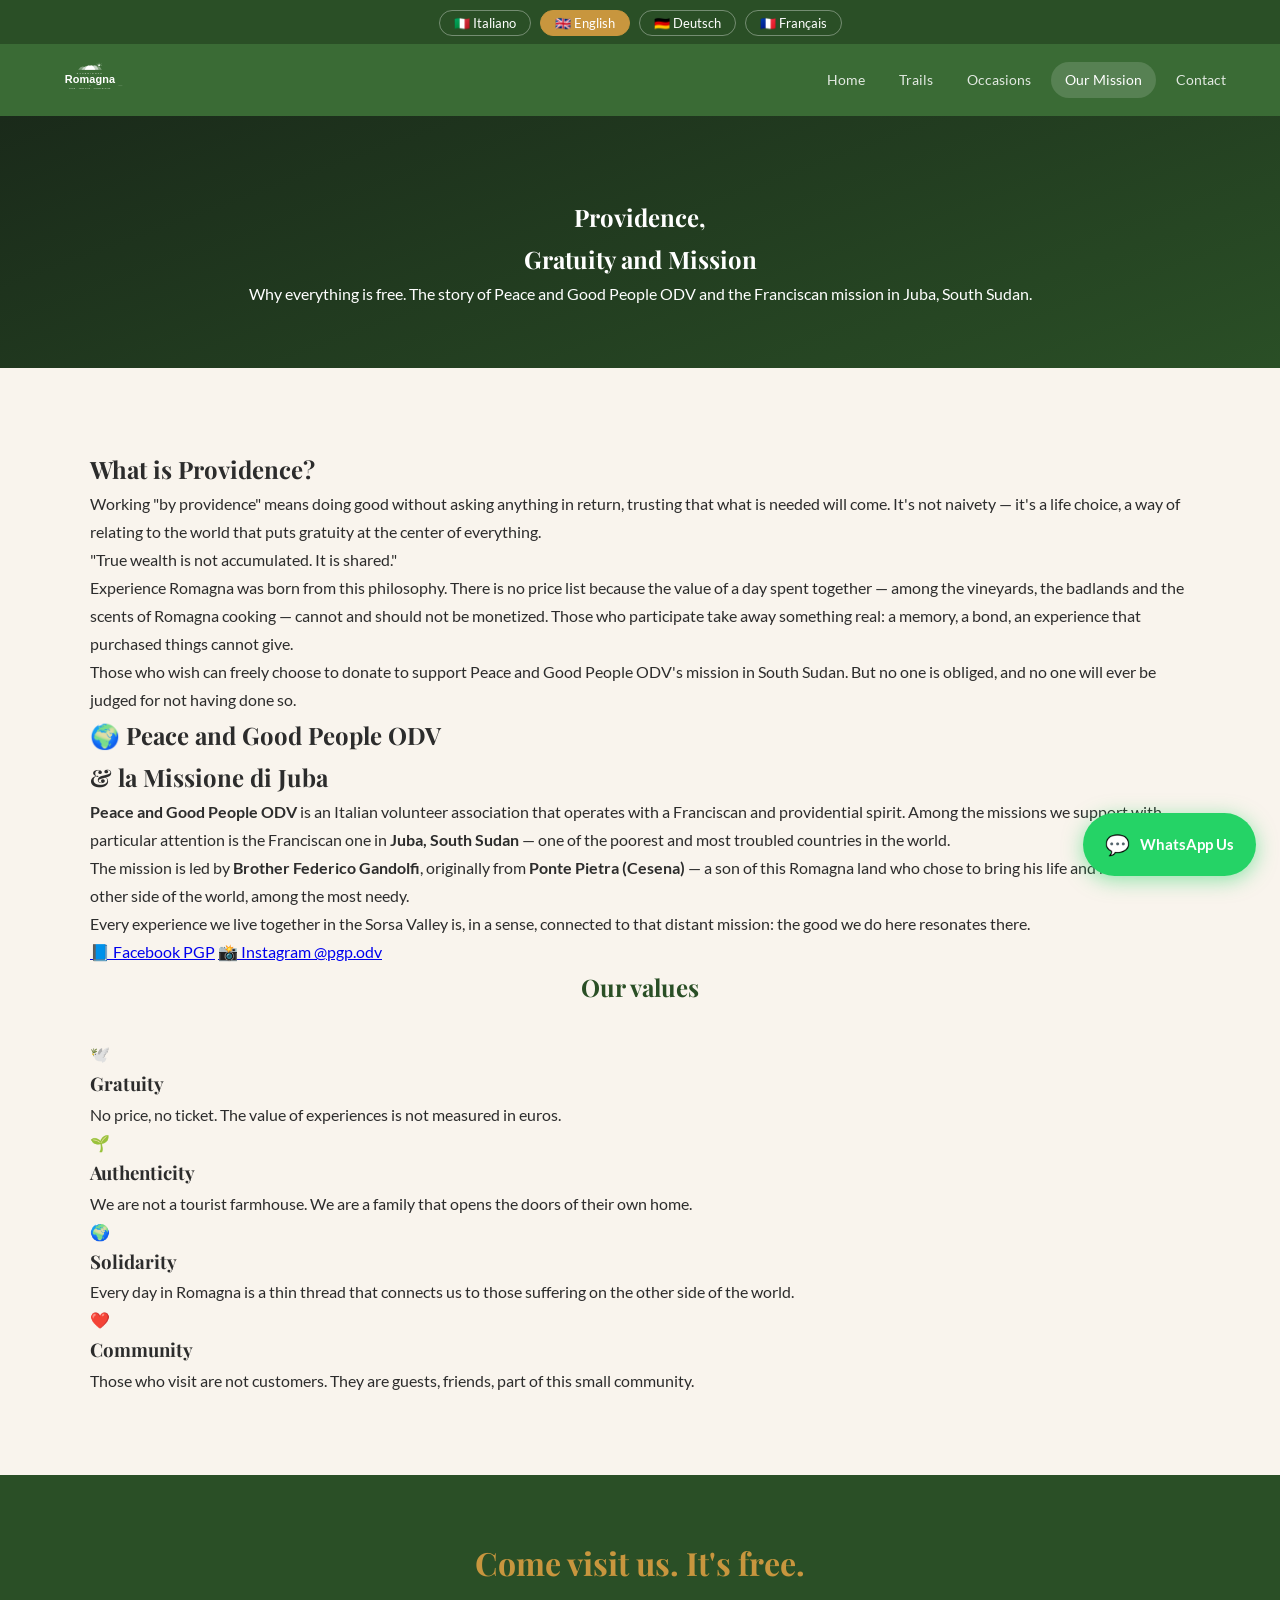
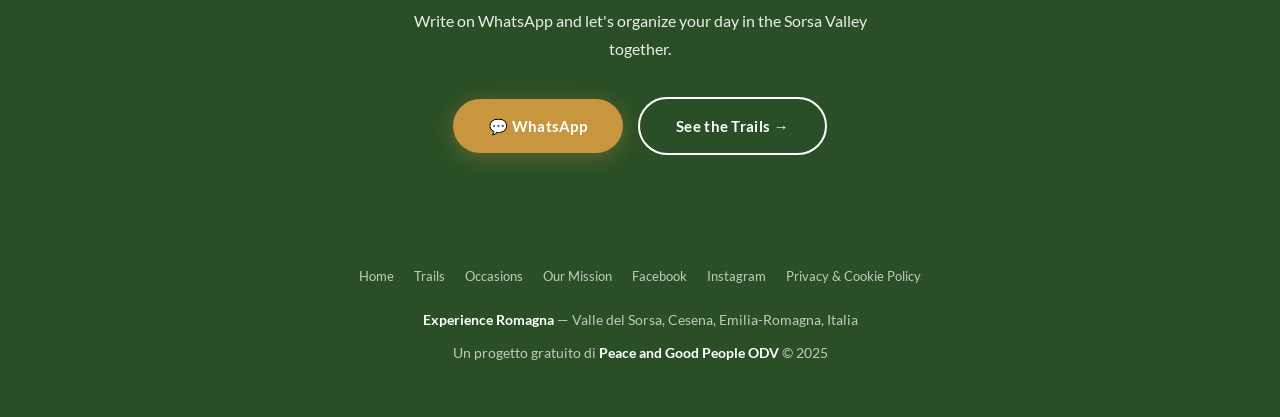
<file: missione.html>
<!DOCTYPE html>
<html lang="it">
<head>
<meta charset="UTF-8">
<meta name="viewport" content="width=device-width, initial-scale=1.0">
<title>La Nostra Missione – Peace and Good People ODV | Experience Romagna</title>
<meta name="description" content="Experience Romagna è un progetto gratuito di provvidenza di Peace and Good People ODV. Il ricavato sostiene la missione francescana a Juba, Sud Sudan, guidata da Frate Federico Gandolfi di Cesena.">
<meta name="keywords" content="Peace and Good People ODV, missione francescana Juba Sud Sudan, Frate Federico Gandolfi Cesena, volontariato Romagna, ONLUS Cesena, donazione missione Africa, turismo solidale Romagna, provvidenza Romagna">
<meta name="robots" content="index, follow">
<link rel="canonical" href="https://www.experienceromagna.com/missione.html">
<meta property="og:title" content="La Nostra Missione – Peace and Good People ODV | Experience Romagna">
<meta property="og:description" content="Esperienze gratuite di provvidenza. Il ricavato va alla missione francescana a Juba, Sud Sudan.">
<meta property="og:url" content="https://www.experienceromagna.com/missione.html">
<link rel="icon" type="image/svg+xml" href="images/logo-round.svg">
<link rel="stylesheet" href="style.css">
<style>
.page-hero {
  background: linear-gradient(160deg, #1a2a1a, var(--green-dark));
  padding: 80px 20px 60px;
  text-align: center;
  color: white;
  position: relative;
  overflow: hidden;
}
.page-hero-bg {
  position: absolute; inset: 0;
  /* FOTO: usa colline.png o hero-colline.png -->
  background-image: url('images/tesselloneve.jpeg');
  background-size: cover; background-position: center; opacity: 0.15;
}
.page-hero-content { position: relative; z-index: 1; max-width: 740px; margin: 0 auto; }
.page-hero h1 { font-size: clamp(2rem, 5vw, 3.2rem); margin-bottom: 14px; }
.page-hero p { font-size: 1.1rem; opacity: 0.9; max-width: 580px; margin: 0 auto; }

/* PROVVIDENZA SECTION */
.provv-section { background: white; }
.provv-inner { max-width: 800px; margin: 0 auto; }
.provv-inner h2 { font-size: 2rem; color: var(--green-dark); margin-bottom: 20px; }
.provv-inner p { color: var(--text-light); margin-bottom: 18px; font-size: 1.05rem; line-height: 1.85; }
.provv-inner blockquote {
  border-left: 4px solid var(--gold);
  padding: 16px 24px;
  margin: 24px 0;
  background: var(--cream);
  border-radius: 0 12px 12px 0;
  font-style: italic;
  color: var(--green-dark);
  font-family: 'Playfair Display', serif;
  font-size: 1.1rem;
}

/* MISSION CARD */
.mission-card {
  background: linear-gradient(135deg, var(--green-dark), #1a3a18);
  color: white;
  border-radius: 20px;
  padding: 48px;
  margin: 40px 0;
  position: relative;
  overflow: hidden;
}
.mission-card::before {
  content: '✝';
  position: absolute;
  right: 30px;
  top: 20px;
  font-size: 8rem;
  opacity: 0.06;
  font-family: serif;
}
.mission-card h2 { font-size: 1.8rem; color: var(--gold); margin-bottom: 16px; }
.mission-card p { opacity: 0.92; margin-bottom: 14px; font-size: 1.02rem; line-height: 1.8; }
.mission-card strong { color: var(--gold-light); }
.mission-links { display: flex; gap: 12px; flex-wrap: wrap; margin-top: 20px; }
.mission-links a {
  display: inline-flex; align-items: center; gap: 8px;
  background: rgba(255,255,255,0.15);
  border: 1px solid rgba(255,255,255,0.3);
  color: white;
  padding: 10px 20px;
  border-radius: 50px;
  text-decoration: none;
  font-size: 14px;
  font-weight: 700;
  transition: background 0.2s;
}
.mission-links a:hover { background: rgba(255,255,255,0.25); }

/* VALUES */
.values-grid { display: grid; grid-template-columns: repeat(auto-fit, minmax(220px, 1fr)); gap: 24px; margin-top: 20px; }
.value-card {
  background: white;
  border-radius: var(--radius);
  padding: 28px 22px;
  text-align: center;
  box-shadow: var(--shadow);
  border-top: 4px solid var(--gold);
}
.value-card .value-icon { font-size: 2.5rem; margin-bottom: 14px; }
.value-card h3 { color: var(--green-dark); font-size: 1.1rem; margin-bottom: 10px; }
.value-card p { color: var(--text-light); font-size: 0.92rem; }

@media (max-width: 768px) {
  .mission-card { padding: 28px 24px; }
}
</style>
</head>
<body>

<div class="lang-bar">
  <button onclick="setLang('it','missione')" id="btn-it">🇮🇹 Italiano</button>
  <button onclick="setLang('en','missione')" id="btn-en">🇬🇧 English</button>
  <button onclick="setLang('de','missione')" id="btn-de">🇩🇪 Deutsch</button>
  <button onclick="setLang('fr','missione')" id="btn-fr">🇫🇷 Français</button>
</div>

<nav>
  <a href="index.html" class="nav-logo"><img src="images/logo-horizontal.svg" alt="Experience Romagna" style="height:44px; width:auto; display:block;"></a>
  <div class="nav-links">
    <a href="index.html" class="nav-home">Home</a>
    <a href="percorsi.html" class="nav-percorsi">Percorsi</a>
    <a href="occasioni.html" class="nav-occasioni">Occasioni</a>
    <a href="missione.html" class="nav-missione active-page">La Nostra Missione</a>
    <a href="index.html#contatti" class="nav-contatti">Contatti</a>
  </div>
  <div class="hamburger" onclick="toggleMenu()"><span></span><span></span><span></span></div>
</nav>
<div class="mobile-menu" id="mobileMenu">
  <a href="index.html" class="nav-home">Home</a>
  <a href="percorsi.html" class="nav-percorsi">Percorsi</a>
  <a href="occasioni.html" class="nav-occasioni">Occasioni</a>
  <a href="missione.html" class="nav-missione">La Nostra Missione</a>
  <a href="index.html#contatti" class="nav-contatti">Contatti</a>
</div>

<section class="page-hero">
  <div class="page-hero-bg"></div>
  <div class="page-hero-content">
    <h1 data-lang="it" class="active">Provvidenza,<br>Gratuità e Missione</h1>
    <h1 data-lang="en">Providence,<br>Gratuity and Mission</h1>
    <h1 data-lang="de">Vorsehung,<br>Unentgeltlichkeit und Mission</h1>
    <h1 data-lang="fr">Providence,<br>Gratuité et Mission</h1>
    <p data-lang="it" class="active">Perché tutto è gratuito. La storia di Peace and Good People ODV e della missione francescana a Juba, Sud Sudan.</p>
    <p data-lang="en">Why everything is free. The story of Peace and Good People ODV and the Franciscan mission in Juba, South Sudan.</p>
    <p data-lang="de">Warum alles kostenlos ist. Die Geschichte von Peace and Good People ODV und der franziskanischen Mission in Juba, Südsudan.</p>
    <p data-lang="fr">Pourquoi tout est gratuit. L'histoire de Peace and Good People ODV et de la mission franciscaine à Juba, Soudan du Sud.</p>
  </div>
</section>

<!-- PROVVIDENZA -->
<section class="provv-section">
  <div class="container">
    <div class="provv-inner">

      <div data-lang="it" class="active">
        <h2>Cos'è la Provvidenza?</h2>
        <p>Lavorare "di provvidenza" significa fare il bene senza chiedere nulla in cambio, fidandosi che ciò che è necessario arriverà. Non è ingenuità — è una scelta di vita, un modo di relazionarsi con il mondo che mette la gratuità al centro di tutto.</p>
        <blockquote>"La vera ricchezza non si accumula. Si condivide."</blockquote>
        <p>Experience Romagna nasce da questa filosofia. Non esiste un listino prezzi perché il valore di una giornata passata insieme — tra i vigneti, i calanchi e i profumi della cucina romagnola — non si può e non si vuole monetizzare. Chi partecipa porta via con sé qualcosa di vero: un ricordo, un legame, un'esperienza che le cose acquistate non possono dare.</p>
        <p>Chi vuole può scegliere liberamente di fare una donazione per sostenere la missione di Peace and Good People ODV in Sud Sudan. Ma nessuno è obbligato, e nessuno sarà mai giudicato per non averlo fatto.</p>
      </div>

      <div data-lang="en">
        <h2>What is Providence?</h2>
        <p>Working "by providence" means doing good without asking anything in return, trusting that what is needed will come. It's not naivety — it's a life choice, a way of relating to the world that puts gratuity at the center of everything.</p>
        <blockquote>"True wealth is not accumulated. It is shared."</blockquote>
        <p>Experience Romagna was born from this philosophy. There is no price list because the value of a day spent together — among the vineyards, the badlands and the scents of Romagna cooking — cannot and should not be monetized. Those who participate take away something real: a memory, a bond, an experience that purchased things cannot give.</p>
        <p>Those who wish can freely choose to donate to support Peace and Good People ODV's mission in South Sudan. But no one is obliged, and no one will ever be judged for not having done so.</p>
      </div>

      <div data-lang="de">
        <h2>Was ist Vorsehung?</h2>
        <p>Aus "Vorsehung" zu arbeiten bedeutet, Gutes zu tun, ohne etwas dafür zu verlangen, und darauf zu vertrauen, dass das Notwendige kommen wird. Es ist keine Naivität — es ist eine Lebensentscheidung, eine Art, sich mit der Welt zu beziehen, die die Unentgeltlichkeit in den Mittelpunkt stellt.</p>
        <blockquote>"Wahrer Reichtum wird nicht angesammelt. Er wird geteilt."</blockquote>
        <p>Experience Romagna wurde aus dieser Philosophie geboren. Es gibt keine Preisliste, weil der Wert eines gemeinsam verbrachten Tages — zwischen den Weinbergen, den Calanchi und den Düften der Romagna-Küche — nicht monetarisiert werden kann und soll.</p>
      </div>

      <div data-lang="fr">
        <h2>Qu'est-ce que la Providence ?</h2>
        <p>Travailler "par providence" signifie faire le bien sans rien demander en retour, en faisant confiance que ce qui est nécessaire viendra. Ce n'est pas de la naïveté — c'est un choix de vie, une façon de se rapporter au monde qui met la gratuité au centre de tout.</p>
        <blockquote>"La vraie richesse ne s'accumule pas. Elle se partage."</blockquote>
        <p>Experience Romagna est née de cette philosophie. Il n'existe pas de liste de prix parce que la valeur d'une journée passée ensemble — entre les vignobles, les calanchi et les parfums de la cuisine romagnole — ne peut et ne doit pas être monétisée.</p>
      </div>

      <!-- MISSION CARD -->
      <div class="mission-card">
        <h2>🌍 Peace and Good People ODV<br>& la Missione di Juba</h2>
        <div data-lang="it" class="active">
          <p><strong>Peace and Good People ODV</strong> è un'associazione di volontariato italiana che opera con spirito francescano e di provvidenza. Tra le missioni che sosteniamo con particolare attenzione c'è quella francescana a <strong>Juba, Sud Sudan</strong> — uno dei Paesi più poveri e martoriati del mondo.</p>
          <p>La missione è guidata da <strong>Frate Federico Gandolfi</strong>, originario di <strong>Ponte Pietra (Cesena)</strong> — un figlio di questa terra romagnola che ha scelto di portare la sua vita e il suo cuore dall'altra parte del mondo, tra i più bisognosi.</p>
          <p>Ogni esperienza che viviamo insieme nella Valle del Sorsa è, in un certo senso, collegata a quella missione lontana: il bene che facciamo qui risuona là.</p>
        </div>
        <div data-lang="en">
          <p><strong>Peace and Good People ODV</strong> is an Italian volunteer association that operates with a Franciscan and providential spirit. Among the missions we support with particular attention is the Franciscan one in <strong>Juba, South Sudan</strong> — one of the poorest and most troubled countries in the world.</p>
          <p>The mission is led by <strong>Brother Federico Gandolfi</strong>, originally from <strong>Ponte Pietra (Cesena)</strong> — a son of this Romagna land who chose to bring his life and heart to the other side of the world, among the most needy.</p>
          <p>Every experience we live together in the Sorsa Valley is, in a sense, connected to that distant mission: the good we do here resonates there.</p>
        </div>
        <div data-lang="de">
          <p><strong>Peace and Good People ODV</strong> ist ein italienischer Freiwilligenverein, der im franziskanischen Geist und aus Vorsehung arbeitet. Zu den Missionen, die wir besonders unterstützen, gehört die franziskanische in <strong>Juba, Südsudan</strong> — einem der ärmsten und gebeuteltsten Länder der Welt.</p>
          <p>Die Mission wird geleitet von <strong>Bruder Federico Gandolfi</strong>, ursprünglich aus <strong>Ponte Pietra (Cesena)</strong> — ein Sohn dieses Romagna-Landes, der sein Leben und Herz auf die andere Seite der Welt getragen hat.</p>
        </div>
        <div data-lang="fr">
          <p><strong>Peace and Good People ODV</strong> est une association bénévole italienne qui opère dans un esprit franciscain et de providence. Parmi les missions que nous soutenons avec une attention particulière figure celle franciscaine à <strong>Juba, Soudan du Sud</strong> — l'un des pays les plus pauvres et les plus éprouvés du monde.</p>
          <p>La mission est dirigée par <strong>Frère Federico Gandolfi</strong>, originaire de <strong>Ponte Pietra (Cesena)</strong> — un fils de cette terre de Romagne qui a choisi d'apporter sa vie et son cœur de l'autre côté du monde.</p>
        </div>
        <div class="mission-links">
          <a href="https://www.facebook.com/share/1J6EupGuLo/" target="_blank" rel="noopener">📘 Facebook PGP</a>
          <a href="https://www.instagram.com/pgp.odv" target="_blank" rel="noopener">📸 Instagram @pgp.odv</a>
        </div>
      </div>

      <!-- VALUES -->
      <div data-lang="it" class="active">
        <h2 style="color:var(--green-dark); text-align:center; margin-bottom:32px;">I nostri valori</h2>
      </div>
      <div data-lang="en">
        <h2 style="color:var(--green-dark); text-align:center; margin-bottom:32px;">Our values</h2>
      </div>
      <div data-lang="de">
        <h2 style="color:var(--green-dark); text-align:center; margin-bottom:32px;">Unsere Werte</h2>
      </div>
      <div data-lang="fr">
        <h2 style="color:var(--green-dark); text-align:center; margin-bottom:32px;">Nos valeurs</h2>
      </div>
      <div class="values-grid">
        <div class="value-card">
          <div class="value-icon">🕊️</div>
          <h3 data-lang="it" class="active">Gratuità</h3>
          <h3 data-lang="en">Gratuity</h3>
          <h3 data-lang="de">Unentgeltlichkeit</h3>
          <h3 data-lang="fr">Gratuité</h3>
          <p data-lang="it" class="active">Nessun prezzo, nessun biglietto. Il valore delle esperienze non si misura in euro.</p>
          <p data-lang="en">No price, no ticket. The value of experiences is not measured in euros.</p>
          <p data-lang="de">Kein Preis, kein Ticket. Der Wert von Erlebnissen wird nicht in Euro gemessen.</p>
          <p data-lang="fr">Pas de prix, pas de billet. La valeur des expériences ne se mesure pas en euros.</p>
        </div>
        <div class="value-card">
          <div class="value-icon">🌱</div>
          <h3 data-lang="it" class="active">Autenticità</h3>
          <h3 data-lang="en">Authenticity</h3>
          <h3 data-lang="de">Authentizität</h3>
          <h3 data-lang="fr">Authenticité</h3>
          <p data-lang="it" class="active">Non siamo un agriturismo turistico. Siamo una famiglia che apre le porte di casa propria.</p>
          <p data-lang="en">We are not a tourist farmhouse. We are a family that opens the doors of their own home.</p>
          <p data-lang="de">Wir sind kein touristischer Bauernhof. Wir sind eine Familie, die die Türen ihres eigenen Hauses öffnet.</p>
          <p data-lang="fr">Nous ne sommes pas une ferme touristique. Nous sommes une famille qui ouvre les portes de sa propre maison.</p>
        </div>
        <div class="value-card">
          <div class="value-icon">🌍</div>
          <h3 data-lang="it" class="active">Solidarietà</h3>
          <h3 data-lang="en">Solidarity</h3>
          <h3 data-lang="de">Solidarität</h3>
          <h3 data-lang="fr">Solidarité</h3>
          <p data-lang="it" class="active">Ogni giornata in Romagna è un filo sottile che ci lega a chi soffre dall'altra parte del mondo.</p>
          <p data-lang="en">Every day in Romagna is a thin thread that connects us to those suffering on the other side of the world.</p>
          <p data-lang="de">Jeder Tag in der Romagna ist ein dünner Faden, der uns mit denen verbindet, die auf der anderen Seite der Welt leiden.</p>
          <p data-lang="fr">Chaque journée en Romagne est un fil ténu qui nous relie à ceux qui souffrent de l'autre côté du monde.</p>
        </div>
        <div class="value-card">
          <div class="value-icon">❤️</div>
          <h3 data-lang="it" class="active">Comunità</h3>
          <h3 data-lang="en">Community</h3>
          <h3 data-lang="de">Gemeinschaft</h3>
          <h3 data-lang="fr">Communauté</h3>
          <p data-lang="it" class="active">Chi viene in visita non è un cliente. È un ospite, un amico, parte di questa piccola comunità.</p>
          <p data-lang="en">Those who visit are not customers. They are guests, friends, part of this small community.</p>
          <p data-lang="de">Wer zu Besuch kommt, ist kein Kunde. Er ist ein Gast, ein Freund, Teil dieser kleinen Gemeinschaft.</p>
          <p data-lang="fr">Ceux qui viennent visiter ne sont pas des clients. Ils sont des hôtes, des amis, faisant partie de cette petite communauté.</p>
        </div>
      </div>

    </div>
  </div>
</section>

<!-- CTA -->
<section style="background:var(--green-dark); text-align:center; padding:60px 20px; color:white;">
  <h2 style="font-size:2rem; margin-bottom:16px; color:var(--gold);" data-lang="it" class="active">Vieni a trovarci. È gratis.</h2>
  <h2 style="font-size:2rem; margin-bottom:16px; color:var(--gold);" data-lang="en">Come visit us. It's free.</h2>
  <h2 style="font-size:2rem; margin-bottom:16px; color:var(--gold);" data-lang="de">Besuchen Sie uns. Es ist kostenlos.</h2>
  <h2 style="font-size:2rem; margin-bottom:16px; color:var(--gold);" data-lang="fr">Venez nous rendre visite. C'est gratuit.</h2>
  <p style="opacity:0.9; max-width:500px; margin:0 auto 28px;" data-lang="it" class="active">Scrivi su WhatsApp e organizziamo insieme la tua giornata nella Valle del Sorsa.</p>
  <p style="opacity:0.9; max-width:500px; margin:0 auto 28px;" data-lang="en">Write on WhatsApp and let's organize your day in the Sorsa Valley together.</p>
  <p style="opacity:0.9; max-width:500px; margin:0 auto 28px;" data-lang="de">Schreib auf WhatsApp und lass uns gemeinsam deinen Tag im Sorsa-Tal organisieren.</p>
  <p style="opacity:0.9; max-width:500px; margin:0 auto 28px;" data-lang="fr">Écrivez sur WhatsApp et organisons ensemble votre journée dans la Vallée du Sorsa.</p>
  <a href="https://wa.me/393518821873" target="_blank" class="btn">💬 WhatsApp</a>
  <a href="percorsi.html" class="btn btn-outline">
    <span class="il active" data-li="it">Vedi i Percorsi →</span>
    <span class="il" data-li="en">See the Trails →</span>
    <span class="il" data-li="de">Wege ansehen →</span>
    <span class="il" data-li="fr">Voir les Parcours →</span>
  </a>
</section>

<footer>
  <div class="footer-nav">
    <a href="index.html" class="nav-home">Home</a>
    <a href="percorsi.html" class="nav-percorsi">Percorsi</a>
    <a href="occasioni.html" class="nav-occasioni">Occasioni</a>
    <a href="missione.html" class="nav-missione">Missione</a>
    <a href="https://www.facebook.com/share/1J6EupGuLo/" target="_blank">Facebook</a>
    <a href="https://www.instagram.com/pgp.odv" target="_blank">Instagram</a>
    <a href="privacy.html">Privacy &amp; Cookie Policy</a>
  </div>
  <p><strong>Experience Romagna</strong> — Valle del Sorsa, Cesena, Emilia-Romagna, Italia</p>
  <p>Un progetto gratuito di <a href="missione.html"><strong>Peace and Good People ODV</strong></a> © 2025</p>
</footer>

<div class="wa-float">
  <a href="https://wa.me/393518821873" target="_blank" rel="noopener" class="wa-btn">
    <span class="wa-icon">💬</span>
    <span class="wa-text">Scrivici su WhatsApp</span>
  </a>
</div>

<script src="lang.js"></script>
<script>initLang('missione');</script>
</body>
</html>
</file>
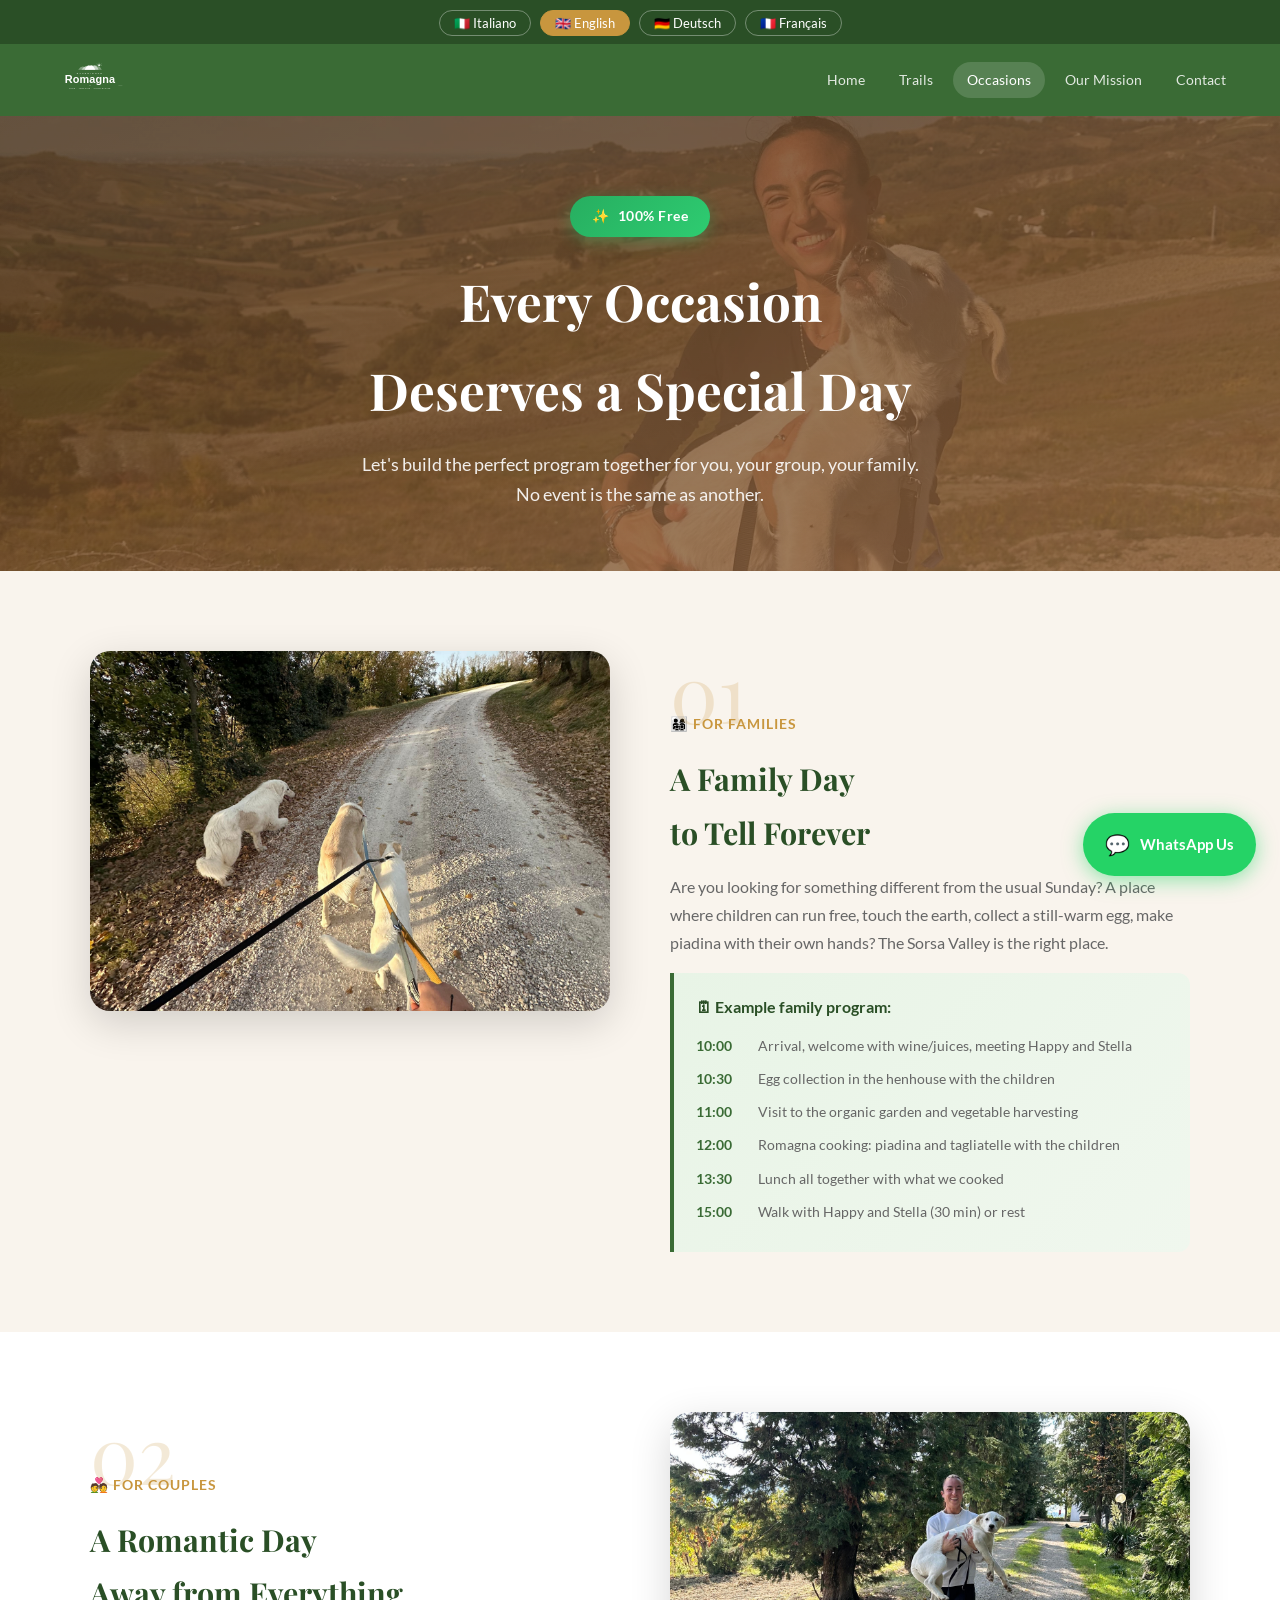
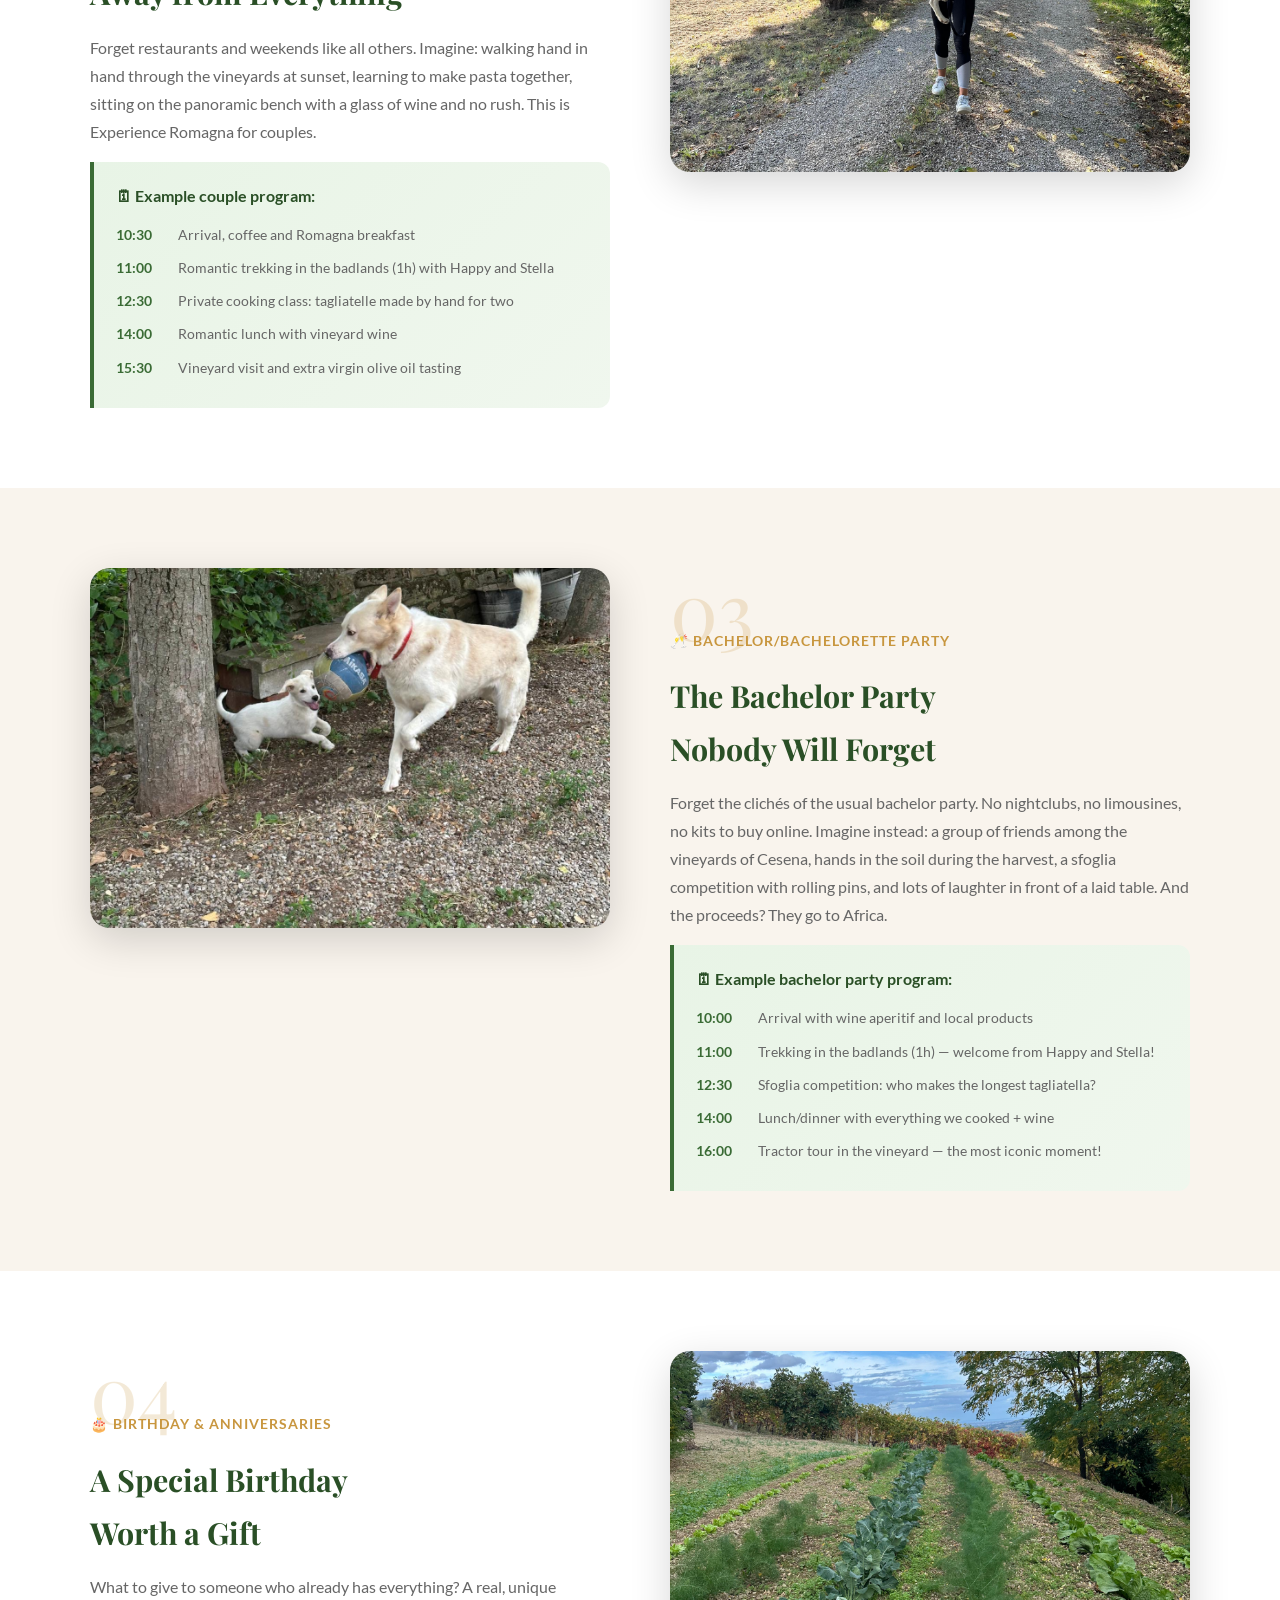
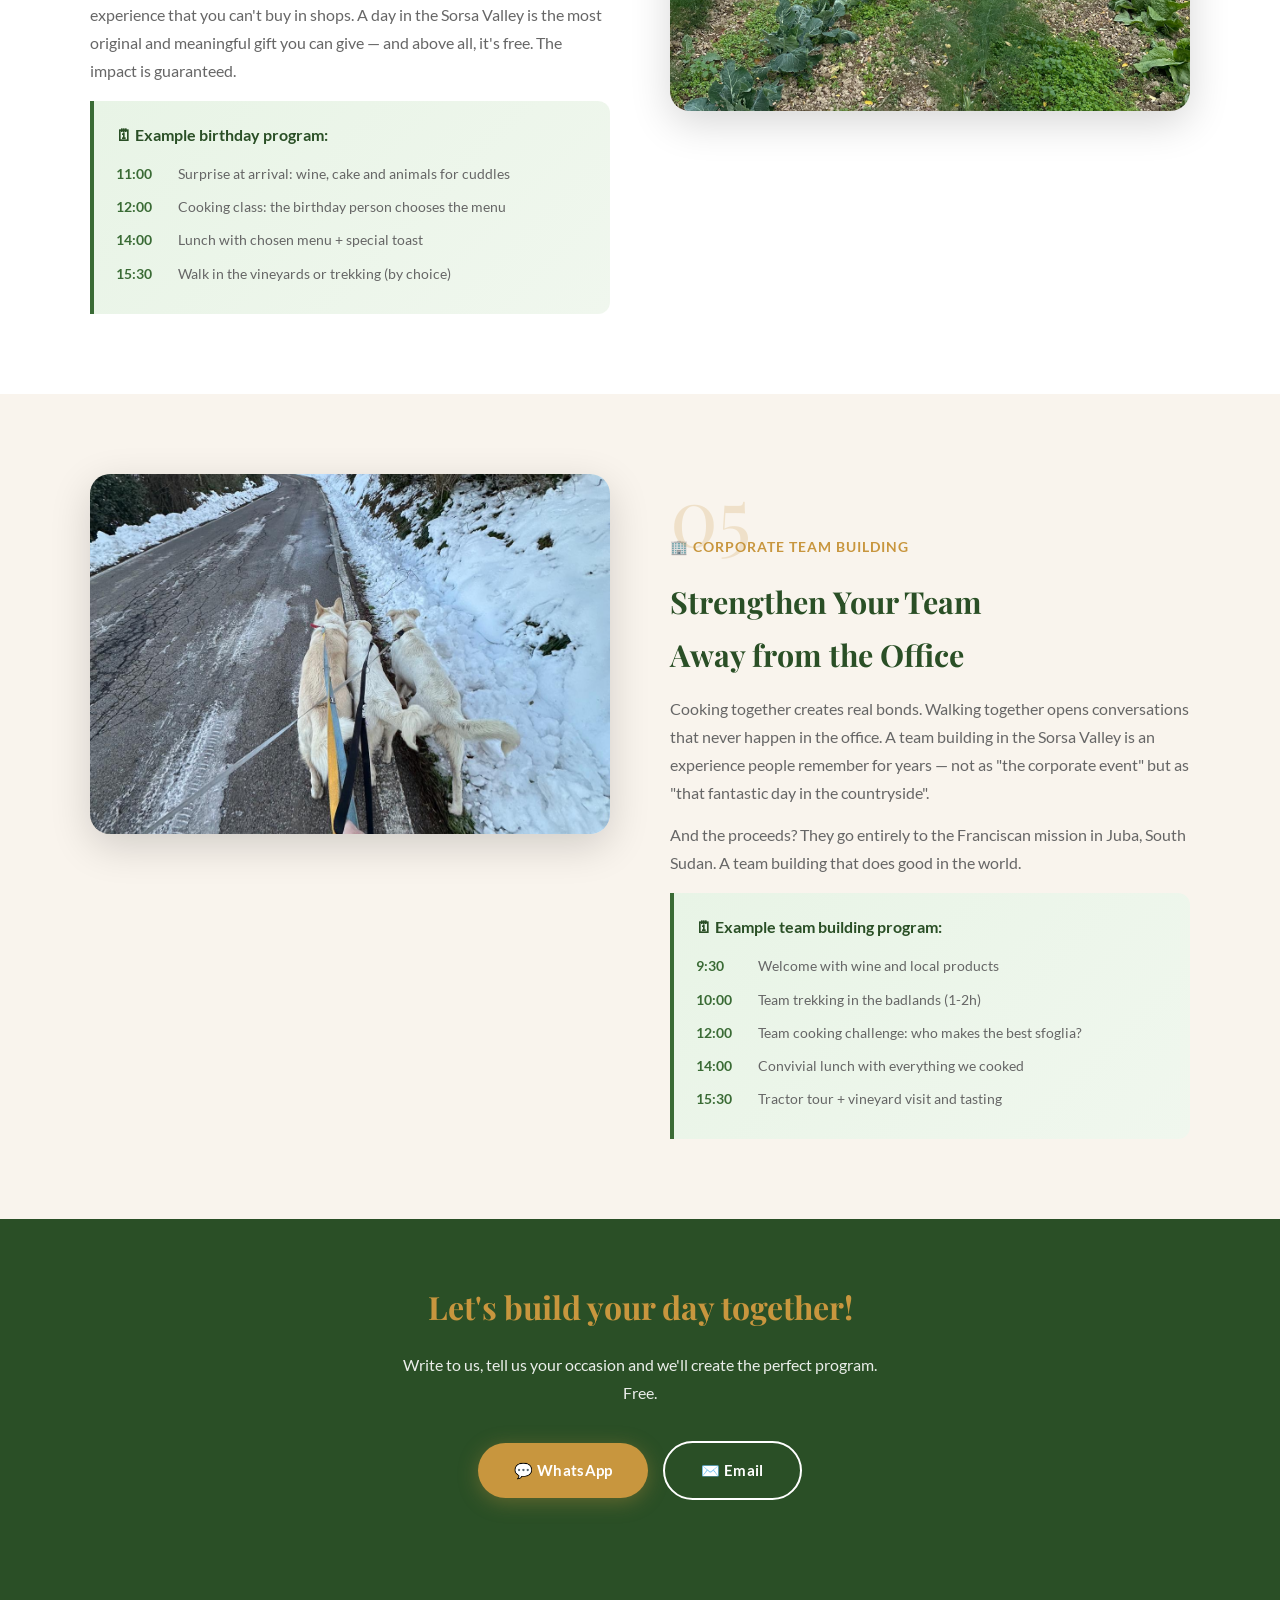
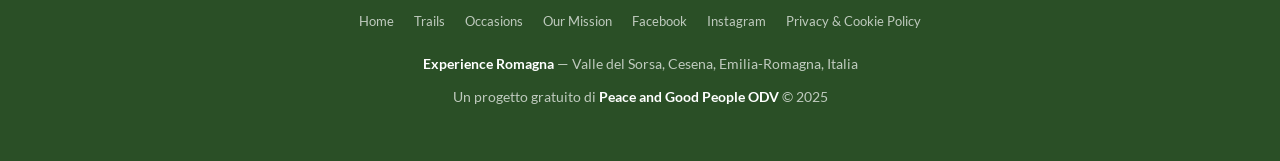
<file: occasioni.html>
<!DOCTYPE html>
<html lang="it">
<head>
<meta charset="UTF-8">
<meta name="viewport" content="width=device-width, initial-scale=1.0">
<title>Occasioni Speciali in Romagna – Famiglia, Coppia, Amici | Experience Romagna</title>
<meta name="description" content="Giornate su misura nella Valle del Sorsa per ogni occasione: famiglia con bambini, coppia romantica, addio al celibato/nubilato, compleanno, team building aziendale. Tutto gratuito, di provvidenza.">
<meta name="keywords" content="addio celibato Romagna, compleanno in campagna Cesena, team building Romagna, cosa fare famiglie Cesena, gita romantica Romagna, escursione bambini Cesena, festa compleanno alternativa Romagna, esperienze coppia Romagna, group activities Cesena Italy">
<meta name="robots" content="index, follow">
<link rel="canonical" href="https://www.experienceromagna.com/occasioni.html">
<meta property="og:title" content="Occasioni Speciali – Experience Romagna">
<meta property="og:description" content="Giornate su misura per famiglie, coppie, amici e aziende nella Valle del Sorsa. Gratuito.">
<meta property="og:url" content="https://www.experienceromagna.com/occasioni.html">
<link rel="icon" type="image/svg+xml" href="images/logo-round.svg">
<link rel="stylesheet" href="style.css">
<style>
.page-hero {
  background: linear-gradient(160deg, #5a3a1a, var(--earth));
  padding: 80px 20px 60px;
  text-align: center;
  color: white;
  position: relative;
  overflow: hidden;
}
.page-hero-bg {
  position: absolute; inset: 0;
  /* FOTO: cambia 'selfie-colline.png' con la foto per l'hero occasioni */
  background-image: url('images/stellainbraccio2.jpeg');
  background-size: cover; background-position: center; opacity: 0.22;
}
.page-hero-content { position: relative; z-index: 1; max-width: 740px; margin: 0 auto; }
.page-hero h1 { font-size: clamp(2rem, 5vw, 3.2rem); margin-bottom: 14px; }
.page-hero p { font-size: 1.1rem; opacity: 0.9; max-width: 580px; margin: 0 auto; }

/* OCCASION CARDS */
.occ-section { padding: 80px 20px; }
.occ-section:nth-child(even) { background: white; }
.occ-section:nth-child(odd) { background: var(--cream); }

.occ-inner {
  max-width: 1100px; margin: 0 auto;
  display: grid; grid-template-columns: 1fr 1fr;
  gap: 60px; align-items: start;
}
.occ-inner.reverse { direction: rtl; }
.occ-inner.reverse > * { direction: ltr; }

.occ-img { border-radius: 20px; overflow: hidden; box-shadow: var(--shadow-lg); }
.occ-img img { width: 100%; height: 360px; object-fit: cover; display: block; }

.occ-text .occ-number {
  font-family: 'Playfair Display', serif;
  font-size: 5rem; color: var(--gold); opacity: 0.2;
  line-height: 1; margin-bottom: -20px;
}
.occ-text h2 { font-size: 1.9rem; color: var(--green-dark); margin-bottom: 14px; }
.occ-text .occ-sub { font-size: 0.9rem; color: var(--gold); font-weight: 700; letter-spacing: 1px; text-transform: uppercase; margin-bottom: 16px; }
.occ-text p { color: var(--text-light); margin-bottom: 14px; font-size: 1rem; }
.occ-text ul { color: var(--text-light); padding-left: 20px; margin-bottom: 16px; }
.occ-text ul li { margin-bottom: 6px; font-size: 0.95rem; }

/* PROGRAM EXAMPLE */
.program-box {
  background: linear-gradient(135deg, #e8f4e6, #f0f7ee);
  border-left: 4px solid var(--green);
  border-radius: 0 12px 12px 0;
  padding: 20px 22px;
  margin-top: 16px;
}
.program-box h4 { color: var(--green-dark); font-size: 1rem; margin-bottom: 12px; }
.program-item { display: flex; gap: 12px; margin-bottom: 8px; font-size: 0.9rem; color: var(--text-light); }
.program-time { color: var(--green); font-weight: 700; min-width: 50px; }

@media (max-width: 768px) {
  .occ-inner { grid-template-columns: 1fr; direction: ltr !important; }
  .occ-inner.reverse { direction: ltr; }
  .occ-img img { height: 250px; }
}
</style>
</head>
<body>

<div class="lang-bar">
  <button onclick="setLang('it','occasioni')" id="btn-it">🇮🇹 Italiano</button>
  <button onclick="setLang('en','occasioni')" id="btn-en">🇬🇧 English</button>
  <button onclick="setLang('de','occasioni')" id="btn-de">🇩🇪 Deutsch</button>
  <button onclick="setLang('fr','occasioni')" id="btn-fr">🇫🇷 Français</button>
</div>

<nav>
  <a href="index.html" class="nav-logo"><img src="images/logo-horizontal.svg" alt="Experience Romagna" style="height:44px; width:auto; display:block;"></a>
  <div class="nav-links">
    <a href="index.html" class="nav-home">Home</a>
    <a href="percorsi.html" class="nav-percorsi">Percorsi</a>
    <a href="occasioni.html" class="nav-occasioni active-page">Occasioni</a>
    <a href="missione.html" class="nav-missione">La Nostra Missione</a>
    <a href="index.html#contatti" class="nav-contatti">Contatti</a>
  </div>
  <div class="hamburger" onclick="toggleMenu()"><span></span><span></span><span></span></div>
</nav>
<div class="mobile-menu" id="mobileMenu">
  <a href="index.html" class="nav-home">Home</a>
  <a href="percorsi.html" class="nav-percorsi">Percorsi</a>
  <a href="occasioni.html" class="nav-occasioni">Occasioni</a>
  <a href="missione.html" class="nav-missione">La Nostra Missione</a>
  <a href="index.html#contatti" class="nav-contatti">Contatti</a>
</div>

<section class="page-hero">
  <div class="page-hero-bg"></div>
  <div class="page-hero-content">
    <div class="free-badge">✨ <span class="il active" data-li="it">100% Gratuito</span><span class="il" data-li="en">100% Free</span><span class="il" data-li="de">100% Kostenlos</span><span class="il" data-li="fr">100% Gratuit</span></div>
    <h1 data-lang="it" class="active">Ogni Occasione<br>Merita un Giorno Speciale</h1>
    <h1 data-lang="en">Every Occasion<br>Deserves a Special Day</h1>
    <h1 data-lang="de">Jeder Anlass<br>Verdient einen Besonderen Tag</h1>
    <h1 data-lang="fr">Chaque Occasion<br>Mérite une Journée Spéciale</h1>
    <p data-lang="it" class="active">Costruiamo insieme il programma perfetto per te, il tuo gruppo, la tua famiglia. Nessun evento è uguale all'altro.</p>
    <p data-lang="en">Let's build the perfect program together for you, your group, your family. No event is the same as another.</p>
    <p data-lang="de">Lassen Sie uns gemeinsam das perfekte Programm für Sie, Ihre Gruppe, Ihre Familie gestalten. Kein Event ist wie das andere.</p>
    <p data-lang="fr">Construisons ensemble le programme parfait pour vous, votre groupe, votre famille. Aucun événement n'est semblable à un autre.</p>
  </div>
</section>

<!-- 1. FAMIGLIA -->
<section class="occ-section">
  <div class="occ-inner">
    <div class="occ-img">
      <!-- FOTO: usa happy-stella.png o trekking-gruppo.png -->
      <img src="images/trekkingtramontocani3.jpeg" alt="Gita in famiglia Valle del Sorsa Cesena Romagna bambini" loading="lazy">
    </div>
    <div class="occ-text">
      <div class="occ-number">01</div>
      <div class="occ-sub">
        <span class="il active" data-li="it">👨‍👩‍👧‍👦 Per le Famiglie</span>
        <span class="il" data-li="en">👨‍👩‍👧‍👦 For Families</span>
        <span class="il" data-li="de">👨‍👩‍👧‍👦 Für Familien</span>
        <span class="il" data-li="fr">👨‍👩‍👧‍👦 Pour les Familles</span>
      </div>
      <h2 data-lang="it" class="active">Una Giornata in Famiglia<br>da Raccontare per Sempre</h2>
      <h2 data-lang="en">A Family Day<br>to Tell Forever</h2>
      <h2 data-lang="de">Ein Familientag<br>den man für immer erzählt</h2>
      <h2 data-lang="fr">Une Journée en Famille<br>à Raconter pour Toujours</h2>
      <p data-lang="it" class="active">Stai cercando qualcosa di diverso dalla solita domenica? Un posto dove i bambini possano correre liberi, toccare la terra, raccogliere un uovo ancora caldo, fare la piadina con le loro mani? La Valle del Sorsa è il posto giusto.</p>
      <p data-lang="en">Are you looking for something different from the usual Sunday? A place where children can run free, touch the earth, collect a still-warm egg, make piadina with their own hands? The Sorsa Valley is the right place.</p>
      <p data-lang="de">Suchen Sie etwas anderes als den üblichen Sonntag? Einen Ort, an dem Kinder frei laufen, die Erde berühren, ein noch warmes Ei sammeln, Piadina mit ihren eigenen Händen machen können? Das Sorsa-Tal ist der richtige Ort.</p>
      <p data-lang="fr">Vous cherchez quelque chose de différent du dimanche habituel ? Un endroit où les enfants peuvent courir librement, toucher la terre, collecter un œuf encore chaud, faire de la piadina de leurs propres mains ? La Vallée du Sorsa est le bon endroit.</p>
      <div class="program-box">
        <h4 data-lang="it" class="active">🗓 Esempio di programma famiglia:</h4>
        <h4 data-lang="en">🗓 Example family program:</h4>
        <h4 data-lang="de">🗓 Beispiel Familienprogramm:</h4>
        <h4 data-lang="fr">🗓 Exemple de programme famille :</h4>
        <div class="program-item"><span class="program-time">10:00</span><span data-lang="it" class="active">Arrivo, benvenuto con vino/succhi, incontro con Happy e Stella</span><span data-lang="en">Arrival, welcome with wine/juices, meeting Happy and Stella</span><span data-lang="de">Ankunft, Begrüßung mit Wein/Säften, Treffen mit Happy und Stella</span><span data-lang="fr">Arrivée, accueil avec vin/jus, rencontre avec Happy et Stella</span></div>
        <div class="program-item"><span class="program-time">10:30</span><span data-lang="it" class="active">Raccolta delle uova nel pollaio con i bambini</span><span data-lang="en">Egg collection in the henhouse with the children</span><span data-lang="de">Eiersammeln im Hühnerstall mit den Kindern</span><span data-lang="fr">Collecte des œufs au poulailler avec les enfants</span></div>
        <div class="program-item"><span class="program-time">11:00</span><span data-lang="it" class="active">Visita all'orto biologico e raccolta delle verdure</span><span data-lang="en">Visit to the organic garden and vegetable harvesting</span><span data-lang="de">Besuch des Bio-Gartens und Gemüseernte</span><span data-lang="fr">Visite du jardin bio et récolte des légumes</span></div>
        <div class="program-item"><span class="program-time">12:00</span><span data-lang="it" class="active">Cucina romagnola: piadina e tagliatelle con i bambini</span><span data-lang="en">Romagna cooking: piadina and tagliatelle with the children</span><span data-lang="de">Romagna-Kochen: Piadina und Tagliatelle mit den Kindern</span><span data-lang="fr">Cuisine romagnole: piadina et tagliatelles avec les enfants</span></div>
        <div class="program-item"><span class="program-time">13:30</span><span data-lang="it" class="active">Pranzo tutti insieme con quello che abbiamo cucinato</span><span data-lang="en">Lunch all together with what we cooked</span><span data-lang="de">Mittagessen alle zusammen mit dem, was wir gekocht haben</span><span data-lang="fr">Déjeuner tous ensemble avec ce qu'on a cuisiné</span></div>
        <div class="program-item"><span class="program-time">15:00</span><span data-lang="it" class="active">Passeggiata con Happy e Stella (30 min) o riposo</span><span data-lang="en">Walk with Happy and Stella (30 min) or rest</span><span data-lang="de">Spaziergang mit Happy und Stella (30 Min.) oder Ruhe</span><span data-lang="fr">Promenade avec Happy et Stella (30 min) ou repos</span></div>
      </div>
    </div>
  </div>
</section>

<!-- 2. COPPIA -->
<section class="occ-section">
  <div class="occ-inner reverse">
    <div class="occ-img">
      <!-- FOTO: usa selfie-colline.png -->
      <img src="images/stellainbraccio.jpeg" alt="Esperienza romantica coppia Valle del Sorsa Cesena Romagna" loading="lazy">
    </div>
    <div class="occ-text">
      <div class="occ-number">02</div>
      <div class="occ-sub">
        <span class="il active" data-li="it">💑 Per le Coppie</span>
        <span class="il" data-li="en">💑 For Couples</span>
        <span class="il" data-li="de">💑 Für Paare</span>
        <span class="il" data-li="fr">💑 Pour les Couples</span>
      </div>
      <h2 data-lang="it" class="active">Un Giorno Romantico<br>Lontano da Tutto</h2>
      <h2 data-lang="en">A Romantic Day<br>Away from Everything</h2>
      <h2 data-lang="de">Ein Romantischer Tag<br>Abseits von allem</h2>
      <h2 data-lang="fr">Une Journée Romantique<br>Loin de Tout</h2>
      <p data-lang="it" class="active">Dimenticate i ristoranti e i weekend uguale agli altri. Immaginate: camminare mano nella mano tra i vigneti al tramonto, imparare a fare la pasta insieme, sedervi sulla panchina panoramica con un bicchiere di vino e nessuna fretta. Questo è Experience Romagna per le coppie.</p>
      <p data-lang="en">Forget restaurants and weekends like all others. Imagine: walking hand in hand through the vineyards at sunset, learning to make pasta together, sitting on the panoramic bench with a glass of wine and no rush. This is Experience Romagna for couples.</p>
      <p data-lang="de">Vergessen Sie Restaurants und Wochenenden wie alle anderen. Stellen Sie sich vor: Hand in Hand durch die Weinberge bei Sonnenuntergang spazieren, gemeinsam Pasta machen lernen, auf der Panoramabank mit einem Glas Wein sitzen ohne Eile. Das ist Experience Romagna für Paare.</p>
      <p data-lang="fr">Oubliez les restaurants et les week-ends comme les autres. Imaginez : marcher main dans la main à travers les vignobles au coucher du soleil, apprendre à faire des pâtes ensemble, s'asseoir sur le banc panoramique avec un verre de vin sans se presser. C'est Experience Romagna pour les couples.</p>
      <div class="program-box">
        <h4 data-lang="it" class="active">🗓 Esempio di programma coppia:</h4>
        <h4 data-lang="en">🗓 Example couple program:</h4>
        <h4 data-lang="de">🗓 Beispiel Paarprogramm:</h4>
        <h4 data-lang="fr">🗓 Exemple de programme couple :</h4>
        <div class="program-item"><span class="program-time">10:30</span><span data-lang="it" class="active">Arrivo, caffè e colazione romagnola</span><span data-lang="en">Arrival, coffee and Romagna breakfast</span><span data-lang="de">Ankunft, Kaffee und Romagna-Frühstück</span><span data-lang="fr">Arrivée, café et petit-déjeuner romagnol</span></div>
        <div class="program-item"><span class="program-time">11:00</span><span data-lang="it" class="active">Trekking romantico tra i calanchi (1h) con Happy e Stella</span><span data-lang="en">Romantic trekking in the badlands (1h) with Happy and Stella</span><span data-lang="de">Romantisches Wandern in den Calanchi (1h) mit Happy und Stella</span><span data-lang="fr">Randonnée romantique dans les calanchi (1h) avec Happy et Stella</span></div>
        <div class="program-item"><span class="program-time">12:30</span><span data-lang="it" class="active">Cooking class privata: tagliatelle fatte a mano in due</span><span data-lang="en">Private cooking class: tagliatelle made by hand for two</span><span data-lang="de">Private Kochstunde: von Hand gemachte Tagliatelle zu zweit</span><span data-lang="fr">Cours de cuisine privé : tagliatelles faites main à deux</span></div>
        <div class="program-item"><span class="program-time">14:00</span><span data-lang="it" class="active">Pranzo romantico con il vino del vigneto</span><span data-lang="en">Romantic lunch with vineyard wine</span><span data-lang="de">Romantisches Mittagessen mit dem Weinbergwein</span><span data-lang="fr">Déjeuner romantique avec le vin du vignoble</span></div>
        <div class="program-item"><span class="program-time">15:30</span><span data-lang="it" class="active">Visita al vigneto e degustazione dell'extravergine</span><span data-lang="en">Vineyard visit and extra virgin olive oil tasting</span><span data-lang="de">Weinbergbesuch und Verkostung des nativen Olivenöls</span><span data-lang="fr">Visite du vignoble et dégustation de l'huile d'olive extra vierge</span></div>
      </div>
    </div>
  </div>
</section>

<!-- 3. ADDIO CELIBATO -->
<section class="occ-section">
  <div class="occ-inner">
    <div class="occ-img">
      <!-- FOTO: usa vendemmia.png o vigneto.png -->
      <img src="images/cani-palla2.jpeg" alt="Addio al celibato nubilato Valle del Sorsa Romagna vigneto" loading="lazy">
    </div>
    <div class="occ-text">
      <div class="occ-number">03</div>
      <div class="occ-sub">
        <span class="il active" data-li="it">🥂 Addio al Celibato/Nubilato</span>
        <span class="il" data-li="en">🥂 Bachelor/Bachelorette Party</span>
        <span class="il" data-li="de">🥂 Junggesellenabschied</span>
        <span class="il" data-li="fr">🥂 EVJF / EVG</span>
      </div>
      <h2 data-lang="it" class="active">L'Addio al Celibato<br>che Nessuno Dimenticherà</h2>
      <h2 data-lang="en">The Bachelor Party<br>Nobody Will Forget</h2>
      <h2 data-lang="de">Der Junggesellenabschied<br>den niemand vergessen wird</h2>
      <h2 data-lang="fr">L'EVG/EVJF<br>que Personne n'Oubliera</h2>
      <p data-lang="it" class="active">Dimentica i clichés del solito addio al celibato. Niente discoteche, niente limousine, niente kit da comprare online. Immagina invece: un gruppo di amici tra i vigneti di Cesena, mani nella terra durante la vendemmia, una gara di sfoglia a colpi di matterello, e tante risate davanti a un tavolo imbandito. E il ricavato? Va in Africa.</p>
      <p data-lang="en">Forget the clichés of the usual bachelor party. No nightclubs, no limousines, no kits to buy online. Imagine instead: a group of friends among the vineyards of Cesena, hands in the soil during the harvest, a sfoglia competition with rolling pins, and lots of laughter in front of a laid table. And the proceeds? They go to Africa.</p>
      <p data-lang="de">Vergessen Sie die Klischees des üblichen Junggesellenabschieds. Keine Diskotheken, keine Limousinen, keine Online-Kits. Stellen Sie sich stattdessen vor: eine Gruppe von Freunden unter den Weinbergen von Cesena, Hände im Boden während der Weinlese, ein Sfoglia-Wettbewerb mit Nudelholz und viel Gelächter vor einem gedeckten Tisch.</p>
      <p data-lang="fr">Oubliez les clichés de l'EVG/EVJF habituel. Pas de discothèques, pas de limousines, pas de kits à acheter en ligne. Imaginez plutôt : un groupe d'amis dans les vignobles de Cesena, les mains dans la terre pendant les vendanges, un concours de sfoglia à coups de rouleau, et beaucoup de rires devant une table dressée.</p>
      <div class="program-box">
        <h4 data-lang="it" class="active">🗓 Esempio programma addio al celibato:</h4>
        <h4 data-lang="en">🗓 Example bachelor party program:</h4>
        <h4 data-lang="de">🗓 Beispiel Junggesellenabschied-Programm:</h4>
        <h4 data-lang="fr">🗓 Exemple programme EVG/EVJF :</h4>
        <div class="program-item"><span class="program-time">10:00</span><span data-lang="it" class="active">Arrivo con aperitivo di vino e prodotti locali</span><span data-lang="en">Arrival with wine aperitif and local products</span><span data-lang="de">Ankunft mit Weinaperitif und lokalen Produkten</span><span data-lang="fr">Arrivée avec apéritif de vin et produits locaux</span></div>
        <div class="program-item"><span class="program-time">11:00</span><span data-lang="it" class="active">Trekking nei calanchi (1h) — benvenuto da Happy e Stella!</span><span data-lang="en">Trekking in the badlands (1h) — welcome from Happy and Stella!</span><span data-lang="de">Wandern in den Calanchi (1h) — Willkommen von Happy und Stella!</span><span data-lang="fr">Randonnée dans les calanchi (1h) — bienvenue de Happy et Stella !</span></div>
        <div class="program-item"><span class="program-time">12:30</span><span data-lang="it" class="active">Gara di sfoglia: chi fa la tagliatella più lunga?</span><span data-lang="en">Sfoglia competition: who makes the longest tagliatella?</span><span data-lang="de">Sfoglia-Wettbewerb: wer macht die längste Tagliatella?</span><span data-lang="fr">Concours de sfoglia : qui fait la tagliatella la plus longue ?</span></div>
        <div class="program-item"><span class="program-time">14:00</span><span data-lang="it" class="active">Pranzo/cena con tutto quello che abbiamo cucinato + vino</span><span data-lang="en">Lunch/dinner with everything we cooked + wine</span><span data-lang="de">Mittag-/Abendessen mit allem, was wir gekocht haben + Wein</span><span data-lang="fr">Déjeuner/dîner avec tout ce qu'on a cuisiné + vin</span></div>
        <div class="program-item"><span class="program-time">16:00</span><span data-lang="it" class="active">Tour in trattore nel vigneto — il momento più iconico!</span><span data-lang="en">Tractor tour in the vineyard — the most iconic moment!</span><span data-lang="de">Traktorfahrt im Weinberg — der ikonischste Moment!</span><span data-lang="fr">Tour en tracteur dans le vignoble — le moment le plus iconique !</span></div>
      </div>
    </div>
  </div>
</section>

<!-- 4. COMPLEANNO -->
<section class="occ-section">
  <div class="occ-inner reverse">
    <div class="occ-img">
      <!-- FOTO: usa cucina.png o cappelletti.png -->
      <img src="images/ortoautunno1.jpeg" alt="Compleanno alternativo Valle del Sorsa Romagna cucina" loading="lazy">
    </div>
    <div class="occ-text">
      <div class="occ-number">04</div>
      <div class="occ-sub">
        <span class="il active" data-li="it">🎂 Compleanno & Ricorrenze</span>
        <span class="il" data-li="en">🎂 Birthday & Anniversaries</span>
        <span class="il" data-li="de">🎂 Geburtstag & Jubiläen</span>
        <span class="il" data-li="fr">🎂 Anniversaire & Célébrations</span>
      </div>
      <h2 data-lang="it" class="active">Un Compleanno Speciale<br>che Vale un Regalo</h2>
      <h2 data-lang="en">A Special Birthday<br>Worth a Gift</h2>
      <h2 data-lang="de">Ein Besonderer Geburtstag<br>Der ein Geschenk wert ist</h2>
      <h2 data-lang="fr">Un Anniversaire Spécial<br>qui Vaut un Cadeau</h2>
      <p data-lang="it" class="active">Cosa regalare a qualcuno che ha già tutto? Un'esperienza vera, unica, che non si compra nei negozi. Una giornata nella Valle del Sorsa è il regalo più originale e significativo che puoi fare — e soprattutto, è gratis. L'impatto è garantito.</p>
      <p data-lang="en">What to give to someone who already has everything? A real, unique experience that you can't buy in shops. A day in the Sorsa Valley is the most original and meaningful gift you can give — and above all, it's free. The impact is guaranteed.</p>
      <p data-lang="de">Was schenkt man jemandem, der bereits alles hat? Ein echtes, einzigartiges Erlebnis, das man in keinem Geschäft kaufen kann. Ein Tag im Sorsa-Tal ist das originellste und bedeutungsvollste Geschenk, das Sie machen können — und vor allem ist es kostenlos.</p>
      <p data-lang="fr">Que donner à quelqu'un qui a déjà tout ? Une expérience vraie, unique, qu'on ne peut pas acheter dans les magasins. Une journée dans la Vallée du Sorsa est le cadeau le plus original et significatif que vous puissiez faire — et surtout, c'est gratuit.</p>
      <div class="program-box">
        <h4 data-lang="it" class="active">🗓 Esempio programma compleanno:</h4>
        <h4 data-lang="en">🗓 Example birthday program:</h4>
        <h4 data-lang="de">🗓 Beispiel Geburtstagsprogramm:</h4>
        <h4 data-lang="fr">🗓 Exemple programme anniversaire :</h4>
        <div class="program-item"><span class="program-time">11:00</span><span data-lang="it" class="active">Sorpresa all'arrivo: vino, torta e animali a fare le coccole</span><span data-lang="en">Surprise at arrival: wine, cake and animals for cuddles</span><span data-lang="de">Überraschung bei der Ankunft: Wein, Kuchen und Tiere zum Kuscheln</span><span data-lang="fr">Surprise à l'arrivée : vin, gâteau et animaux pour les câlins</span></div>
        <div class="program-item"><span class="program-time">12:00</span><span data-lang="it" class="active">Cooking class: il/la festeggiato/a sceglie il menu</span><span data-lang="en">Cooking class: the birthday person chooses the menu</span><span data-lang="de">Kochstunde: der/die Geburtstagskind wählt das Menü</span><span data-lang="fr">Cours de cuisine : l'anniversaire choisit le menu</span></div>
        <div class="program-item"><span class="program-time">14:00</span><span data-lang="it" class="active">Pranzo con il menu scelto + brindisi speciale</span><span data-lang="en">Lunch with chosen menu + special toast</span><span data-lang="de">Mittagessen mit dem gewählten Menü + besonderer Toast</span><span data-lang="fr">Déjeuner avec le menu choisi + toast spécial</span></div>
        <div class="program-item"><span class="program-time">15:30</span><span data-lang="it" class="active">Passeggiata nei vigneti o trekking (a scelta)</span><span data-lang="en">Walk in the vineyards or trekking (by choice)</span><span data-lang="de">Spaziergang in den Weinbergen oder Wandern (nach Wahl)</span><span data-lang="fr">Promenade dans les vignobles ou randonnée (au choix)</span></div>
      </div>
    </div>
  </div>
</section>

<!-- 5. TEAM BUILDING -->
<section class="occ-section">
  <div class="occ-inner">
    <div class="occ-img">
      <!-- FOTO: usa trekking-gruppo.png -->
      <img src="images/cani3neve.jpeg" alt="Team building aziendale Valle del Sorsa Romagna Cesena" loading="lazy">
    </div>
    <div class="occ-text">
      <div class="occ-number">05</div>
      <div class="occ-sub">
        <span class="il active" data-li="it">🏢 Team Building Aziendale</span>
        <span class="il" data-li="en">🏢 Corporate Team Building</span>
        <span class="il" data-li="de">🏢 Firmen-Teambuilding</span>
        <span class="il" data-li="fr">🏢 Team Building d'Entreprise</span>
      </div>
      <h2 data-lang="it" class="active">Rafforzate il Team<br>Lontano dall'Ufficio</h2>
      <h2 data-lang="en">Strengthen Your Team<br>Away from the Office</h2>
      <h2 data-lang="de">Stärken Sie Ihr Team<br>Abseits des Büros</h2>
      <h2 data-lang="fr">Renforcez votre Équipe<br>Loin du Bureau</h2>
      <p data-lang="it" class="active">Cucinare insieme crea legami veri. Camminare insieme apre conversazioni che non nascono mai in ufficio. Un team building nella Valle del Sorsa è un'esperienza che le persone ricordano per anni — non come "l'evento aziendale" ma come "quel giorno fantastico in campagna".</p>
      <p data-lang="en">Cooking together creates real bonds. Walking together opens conversations that never happen in the office. A team building in the Sorsa Valley is an experience people remember for years — not as "the corporate event" but as "that fantastic day in the countryside".</p>
      <p data-lang="de">Gemeinsames Kochen schafft echte Bindungen. Gemeinsames Wandern eröffnet Gespräche, die im Büro nie entstehen. Ein Teambuilding im Sorsa-Tal ist ein Erlebnis, das Menschen jahrelang in Erinnerung behalten — nicht als "das Firmenevent" sondern als "diesen fantastischen Tag auf dem Land".</p>
      <p data-lang="fr">Cuisiner ensemble crée de vrais liens. Marcher ensemble ouvre des conversations qui n'ont jamais lieu au bureau. Un team building dans la Vallée du Sorsa est une expérience dont les gens se souviennent pendant des années — pas comme "l'événement d'entreprise" mais comme "cette fantastique journée à la campagne".</p>
      <p data-lang="it" class="active">E il ricavato? Va interamente alla missione francescana a Juba, Sudan del Sud. Un team building che fa del bene al mondo.</p>
      <p data-lang="en">And the proceeds? They go entirely to the Franciscan mission in Juba, South Sudan. A team building that does good in the world.</p>
      <p data-lang="de">Und die Einnahmen? Sie fließen vollständig an die franziskanische Mission in Juba, Südsudan. Ein Teambuilding, das der Welt Gutes tut.</p>
      <p data-lang="fr">Et les recettes ? Elles vont entièrement à la mission franciscaine à Juba, Soudan du Sud. Un team building qui fait du bien au monde.</p>
      <div class="program-box">
        <h4 data-lang="it" class="active">🗓 Esempio programma team building:</h4>
        <h4 data-lang="en">🗓 Example team building program:</h4>
        <h4 data-lang="de">🗓 Beispiel Teambuilding-Programm:</h4>
        <h4 data-lang="fr">🗓 Exemple programme team building :</h4>
        <div class="program-item"><span class="program-time">9:30</span><span data-lang="it" class="active">Accoglienza con vino e prodotti locali</span><span data-lang="en">Welcome with wine and local products</span><span data-lang="de">Empfang mit Wein und lokalen Produkten</span><span data-lang="fr">Accueil avec vin et produits locaux</span></div>
        <div class="program-item"><span class="program-time">10:00</span><span data-lang="it" class="active">Trekking di squadra nei calanchi (1-2h)</span><span data-lang="en">Team trekking in the badlands (1-2h)</span><span data-lang="de">Team-Wandern in den Calanchi (1-2h)</span><span data-lang="fr">Randonnée en équipe dans les calanchi (1-2h)</span></div>
        <div class="program-item"><span class="program-time">12:00</span><span data-lang="it" class="active">Sfida di cucina a squadre: chi fa la sfoglia migliore?</span><span data-lang="en">Team cooking challenge: who makes the best sfoglia?</span><span data-lang="de">Team-Kochherausforderung: wer macht die beste Sfoglia?</span><span data-lang="fr">Défi cuisine en équipes : qui fait la meilleure sfoglia ?</span></div>
        <div class="program-item"><span class="program-time">14:00</span><span data-lang="it" class="active">Pranzo conviviale con tutto quello che abbiamo cucinato</span><span data-lang="en">Convivial lunch with everything we cooked</span><span data-lang="de">Geselliges Mittagessen mit allem, was wir gekocht haben</span><span data-lang="fr">Déjeuner convivial avec tout ce qu'on a cuisiné</span></div>
        <div class="program-item"><span class="program-time">15:30</span><span data-lang="it" class="active">Tour in trattore + visita al vigneto e degustazione</span><span data-lang="en">Tractor tour + vineyard visit and tasting</span><span data-lang="de">Traktorfahrt + Weinbergbesuch und Verkostung</span><span data-lang="fr">Tour en tracteur + visite du vignoble et dégustation</span></div>
      </div>
    </div>
  </div>
</section>

<!-- CTA -->
<section style="background: var(--green-dark); text-align:center; padding:60px 20px; color:white;">
  <h2 style="font-size:2rem; margin-bottom:16px; color:var(--gold);" data-lang="it" class="active">Costruiamo insieme la tua giornata!</h2>
  <h2 style="font-size:2rem; margin-bottom:16px; color:var(--gold);" data-lang="en">Let's build your day together!</h2>
  <h2 style="font-size:2rem; margin-bottom:16px; color:var(--gold);" data-lang="de">Gestalten wir Ihren Tag gemeinsam!</h2>
  <h2 style="font-size:2rem; margin-bottom:16px; color:var(--gold);" data-lang="fr">Construisons votre journée ensemble !</h2>
  <p style="opacity:0.9; max-width:500px; margin:0 auto 28px;" data-lang="it" class="active">Scrivici, raccontaci la tua occasione e creiamo il programma perfetto. Gratis.</p>
  <p style="opacity:0.9; max-width:500px; margin:0 auto 28px;" data-lang="en">Write to us, tell us your occasion and we'll create the perfect program. Free.</p>
  <p style="opacity:0.9; max-width:500px; margin:0 auto 28px;" data-lang="de">Schreib uns, erzähl uns von deinem Anlass und wir erstellen das perfekte Programm. Kostenlos.</p>
  <p style="opacity:0.9; max-width:500px; margin:0 auto 28px;" data-lang="fr">Écrivez-nous, parlez-nous de votre occasion et nous créerons le programme parfait. Gratuit.</p>
  <a href="https://wa.me/393518821873" target="_blank" class="btn">💬 WhatsApp</a>
  <a href="mailto:pgp.odv@gmail.com" class="btn btn-outline">✉️ Email</a>
</section>

<footer>
  <div class="footer-nav">
    <a href="index.html" class="nav-home">Home</a>
    <a href="percorsi.html" class="nav-percorsi">Percorsi</a>
    <a href="occasioni.html" class="nav-occasioni">Occasioni</a>
    <a href="missione.html" class="nav-missione">Missione</a>
    <a href="https://www.facebook.com/share/1J6EupGuLo/" target="_blank">Facebook</a>
    <a href="https://www.instagram.com/pgp.odv" target="_blank">Instagram</a>
    <a href="privacy.html">Privacy &amp; Cookie Policy</a>
  </div>
  <p><strong>Experience Romagna</strong> — Valle del Sorsa, Cesena, Emilia-Romagna, Italia</p>
  <p>Un progetto gratuito di <a href="missione.html"><strong>Peace and Good People ODV</strong></a> © 2025</p>
</footer>

<div class="wa-float">
  <a href="https://wa.me/393518821873" target="_blank" rel="noopener" class="wa-btn">
    <span class="wa-icon">💬</span>
    <span class="wa-text">Scrivici su WhatsApp</span>
  </a>
</div>

<script src="lang.js"></script>
<script>initLang('occasioni');</script>
</body>
</html>
</file>
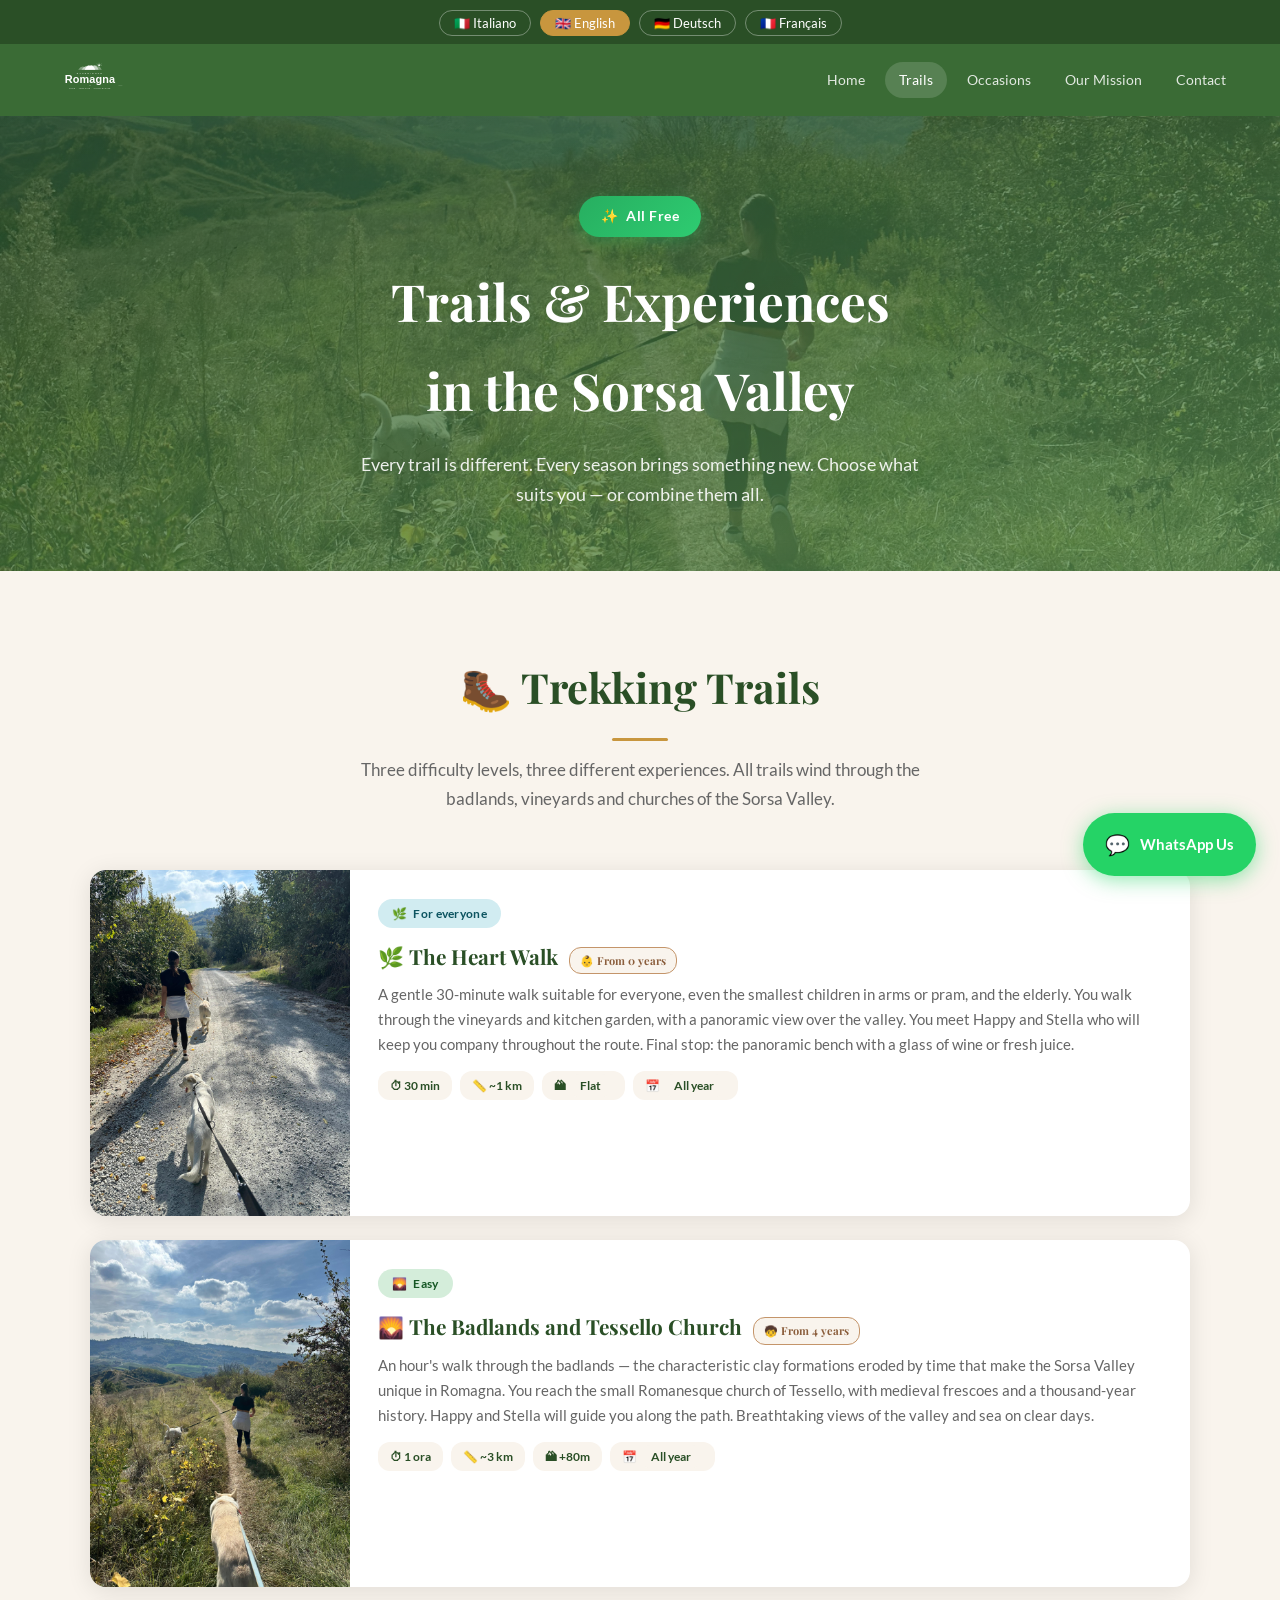
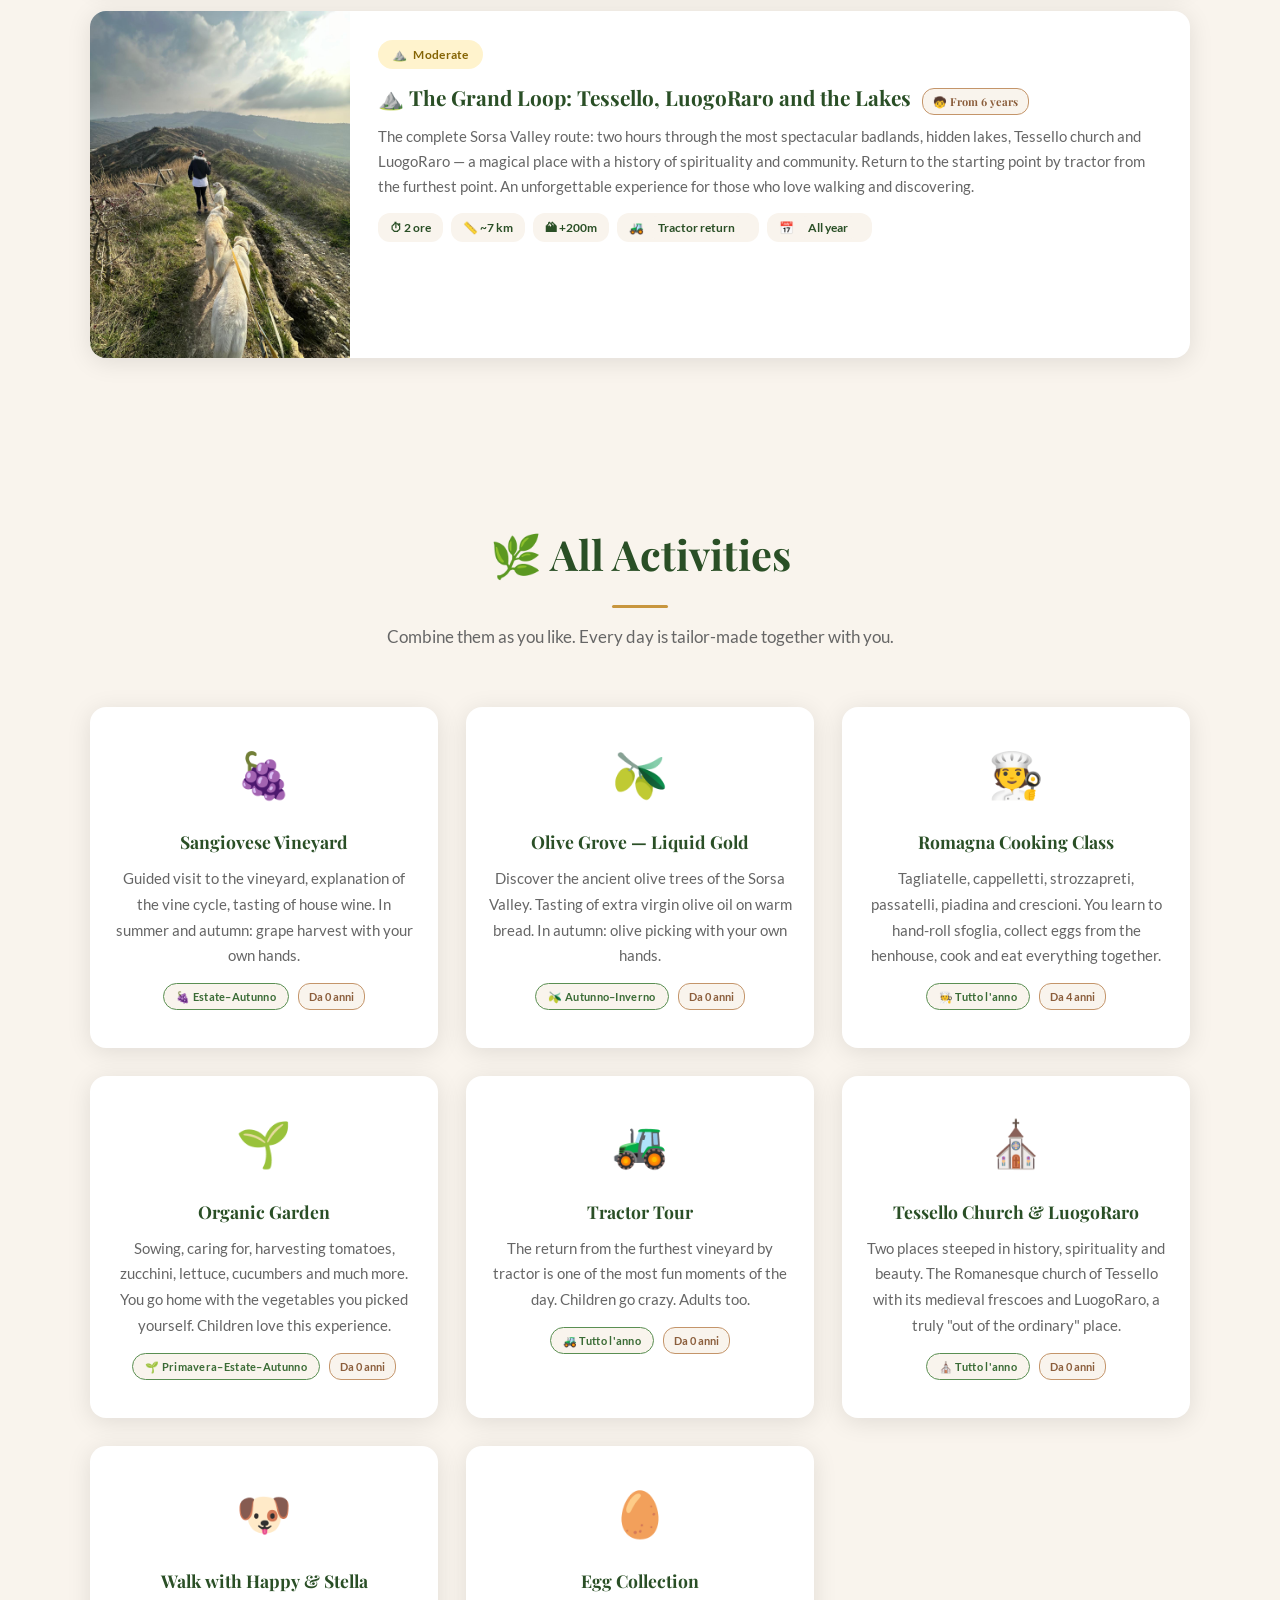
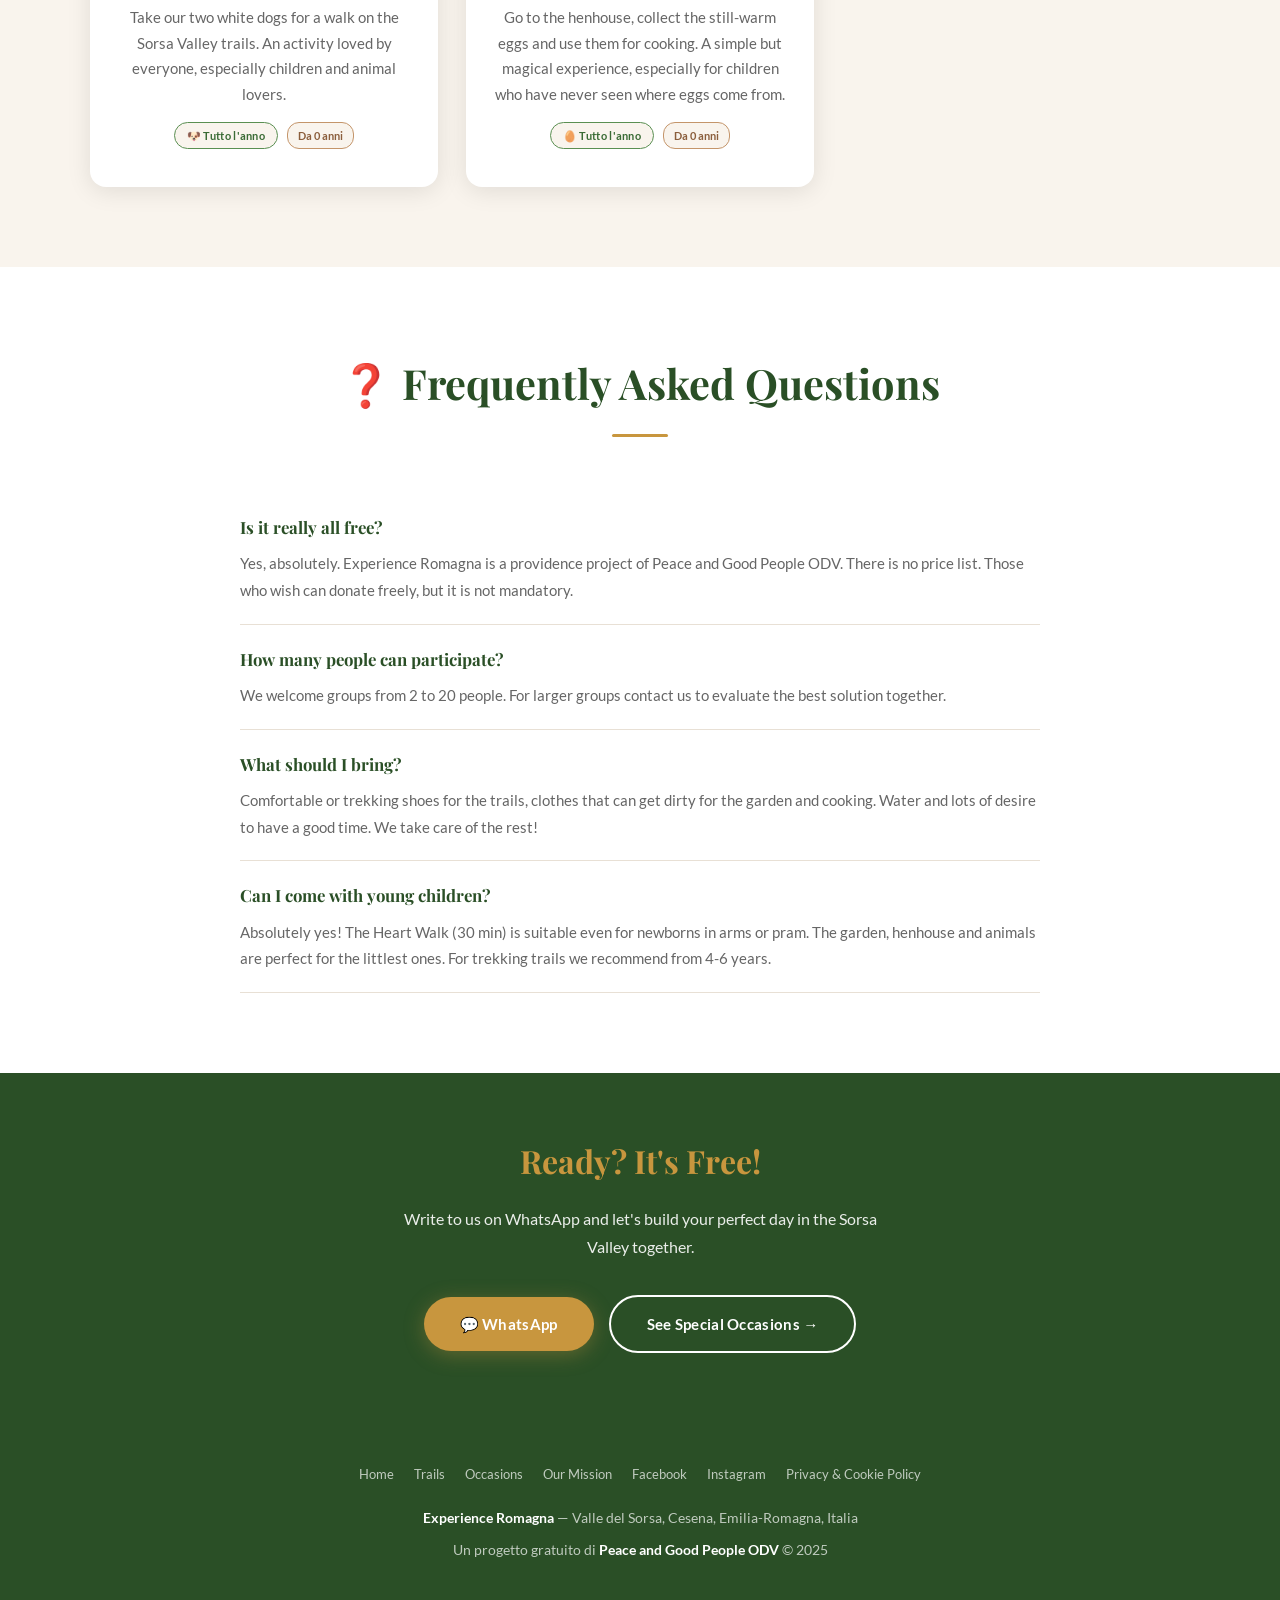
<file: percorsi.html>
<!DOCTYPE html>
<html lang="it">
<head>
<meta charset="UTF-8">
<meta name="viewport" content="width=device-width, initial-scale=1.0">
<title>Percorsi Valle del Sorsa – Trekking, Vigneto, Cucina | Experience Romagna</title>
<meta name="description" content="Tutti i percorsi gratuiti nella Valle del Sorsa: trekking 30min/1h/2h nei calanchi, vigneto Sangiovese, oliveto, cucina romagnola, orto bio, trattore, chiese di Tessello e LuogoRaro. Adatti a tutte le età.">
<meta name="keywords" content="trekking Valle del Sorsa, percorsi Cesena, cosa fare Romagna bambini, vigneto Sangiovese Cesena, oliveto Romagna, cucina romagnola gratis, LuogoRaro Cesena, chiesa Tessello, orto biologico Romagna, passeggiata calanchi Cesena">
<meta name="robots" content="index, follow">
<link rel="canonical" href="https://www.experienceromagna.com/percorsi.html">
<meta property="og:title" content="Percorsi – Experience Romagna">
<meta property="og:description" content="Trekking, vigneto, cucina, orto e molto altro nella Valle del Sorsa. Gratuito, per tutte le età.">
<meta property="og:url" content="https://www.experienceromagna.com/percorsi.html">
<meta property="og:image" content="https://www.experienceromagna.com/images/trekking.png">
<link rel="icon" type="image/svg+xml" href="images/logo-round.svg">
<link rel="stylesheet" href="style.css">
<style>
.page-hero {
  background: linear-gradient(160deg, var(--green-dark), var(--green-light));
  padding: 80px 20px 60px;
  text-align: center;
  color: white;
  position: relative;
  overflow: hidden;
}
.page-hero-bg {
  position: absolute; inset: 0;
  /* FOTO: cambia 'trekking.png' con la foto per l'hero di questa pagina */
  background-image: url('images/trekking_primavera.jpeg');
  background-size: cover; background-position: center; opacity: 0.25;
}
.page-hero-content { position: relative; z-index: 1; max-width: 740px; margin: 0 auto; }
.page-hero h1 { font-size: clamp(2rem, 5vw, 3.2rem); margin-bottom: 14px; }
.page-hero p { font-size: 1.1rem; opacity: 0.9; max-width: 580px; margin: 0 auto; }

/* DIFFICULTY BADGES */
.diff-badge {
  display: inline-flex; align-items: center; gap: 6px;
  padding: 4px 14px; border-radius: 20px; font-size: 12px; font-weight: 700;
  margin-bottom: 10px; letter-spacing: 0.3px;
}
.diff-easy { background: #d4edda; color: #155724; }
.diff-medium { background: #fff3cd; color: #856404; }
.diff-all { background: #d1ecf1; color: #0c5460; }

/* AGE BADGE */
.age-badge {
  display: inline-block;
  background: var(--cream); color: var(--earth);
  padding: 3px 10px; border-radius: 12px; font-size: 11px;
  font-weight: 700; margin-left: 6px; border: 1px solid var(--earth-light);
}

/* TRAIL CARD */
.trail-card {
  background: white; border-radius: var(--radius);
  box-shadow: var(--shadow); overflow: hidden;
  transition: transform 0.3s, box-shadow 0.3s;
  display: grid; grid-template-columns: 260px 1fr;
}
.trail-card:hover { transform: translateY(-4px); box-shadow: var(--shadow-lg); }
.trail-card-img { overflow: hidden; }
.trail-card-img img { width: 100%; height: 100%; object-fit: cover; display: block; }
.trail-card-body { padding: 28px; }
.trail-card-body h3 { font-size: 1.3rem; color: var(--green-dark); margin-bottom: 8px; }
.trail-card-body p { color: var(--text-light); font-size: 0.95rem; margin-bottom: 10px; line-height: 1.65; }
.trail-meta { display: flex; flex-wrap: wrap; gap: 8px; margin-top: 14px; }
.trail-meta span {
  background: var(--cream); color: var(--green-dark);
  padding: 4px 12px; border-radius: 12px; font-size: 12px; font-weight: 700;
}

/* ACTIVITIES GRID */
.activities-section { background: var(--cream); }
.act-card {
  background: white; border-radius: var(--radius);
  padding: 28px 22px; box-shadow: var(--shadow);
  transition: transform 0.3s; text-align: center;
}
.act-card:hover { transform: translateY(-4px); }
.act-icon { font-size: 2.8rem; margin-bottom: 14px; }
.act-card h3 { color: var(--green-dark); font-size: 1.1rem; margin-bottom: 8px; }
.act-card p { color: var(--text-light); font-size: 0.92rem; }

/* FAQ */
.faq-section { background: white; }
.faq-item {
  border-bottom: 1px solid #e8e0d5;
  padding: 20px 0;
}
.faq-item h3 { color: var(--green-dark); font-size: 1.05rem; margin-bottom: 8px; cursor: pointer; }
.faq-item p { color: var(--text-light); font-size: 0.95rem; }

@media (max-width: 768px) {
  .trail-card { grid-template-columns: 1fr; }
  .trail-card-img { height: 200px; }
}
</style>
</head>
<body>

<div class="lang-bar">
  <button onclick="setLang('it','percorsi')" id="btn-it">🇮🇹 Italiano</button>
  <button onclick="setLang('en','percorsi')" id="btn-en">🇬🇧 English</button>
  <button onclick="setLang('de','percorsi')" id="btn-de">🇩🇪 Deutsch</button>
  <button onclick="setLang('fr','percorsi')" id="btn-fr">🇫🇷 Français</button>
</div>

<nav>
  <a href="index.html" class="nav-logo"><img src="images/logo-horizontal.svg" alt="Experience Romagna" style="height:44px; width:auto; display:block;"></a>
  <div class="nav-links">
    <a href="index.html" class="nav-home">Home</a>
    <a href="percorsi.html" class="nav-percorsi active-page">Percorsi</a>
    <a href="occasioni.html" class="nav-occasioni">Occasioni</a>
    <a href="missione.html" class="nav-missione">La Nostra Missione</a>
    <a href="index.html#contatti" class="nav-contatti">Contatti</a>
  </div>
  <div class="hamburger" onclick="toggleMenu()"><span></span><span></span><span></span></div>
</nav>
<div class="mobile-menu" id="mobileMenu">
  <a href="index.html" class="nav-home">Home</a>
  <a href="percorsi.html" class="nav-percorsi">Percorsi</a>
  <a href="occasioni.html" class="nav-occasioni">Occasioni</a>
  <a href="missione.html" class="nav-missione">La Nostra Missione</a>
  <a href="index.html#contatti" class="nav-contatti">Contatti</a>
</div>

<!-- PAGE HERO -->
<section class="page-hero">
  <div class="page-hero-bg"></div>
  <div class="page-hero-content">
    <div class="free-badge">✨ <span class="il active" data-li="it">Tutto Gratuito</span><span class="il" data-li="en">All Free</span><span class="il" data-li="de">Alles Kostenlos</span><span class="il" data-li="fr">Tout Gratuit</span></div>
    <h1 data-lang="it" class="active">Percorsi ed Esperienze<br>nella Valle del Sorsa</h1>
    <h1 data-lang="en">Trails & Experiences<br>in the Sorsa Valley</h1>
    <h1 data-lang="de">Wege & Erlebnisse<br>im Sorsa-Tal</h1>
    <h1 data-lang="fr">Parcours & Expériences<br>dans la Vallée du Sorsa</h1>
    <p data-lang="it" class="active">Ogni percorso è diverso. Ogni stagione porta qualcosa di nuovo. Scegli quello che fa per te — o combinali tutti.</p>
    <p data-lang="en">Every trail is different. Every season brings something new. Choose what suits you — or combine them all.</p>
    <p data-lang="de">Jeder Weg ist anders. Jede Jahreszeit bringt etwas Neues. Wählen Sie, was zu Ihnen passt — oder kombinieren Sie alles.</p>
    <p data-lang="fr">Chaque parcours est différent. Chaque saison apporte quelque chose de nouveau. Choisissez ce qui vous convient — ou combinez-les tous.</p>
  </div>
</section>

<!-- TREKKING TRAILS -->
<section style="background: var(--cream); padding: 80px 20px;">
  <div class="container">
    <div class="section-title">
      <h2 data-lang="it" class="active">🥾 I Percorsi di Trekking</h2>
      <h2 data-lang="en">🥾 Trekking Trails</h2>
      <h2 data-lang="de">🥾 Wanderwege</h2>
      <h2 data-lang="fr">🥾 Les Sentiers de Randonnée</h2>
      <div class="divider"></div>
      <p data-lang="it" class="active">Tre difficoltà, tre esperienze diverse. Tutti i percorsi si snodano tra i calanchi, i vigneti e le chiese della Valle del Sorsa.</p>
      <p data-lang="en">Three difficulty levels, three different experiences. All trails wind through the badlands, vineyards and churches of the Sorsa Valley.</p>
      <p data-lang="de">Drei Schwierigkeitsstufen, drei verschiedene Erlebnisse. Alle Wege führen durch die Calanchi, Weinberge und Kirchen des Sorsa-Tals.</p>
      <p data-lang="fr">Trois niveaux de difficulté, trois expériences différentes. Tous les sentiers serpentent à travers les calanchi, les vignobles et les églises de la Vallée du Sorsa.</p>
    </div>
    <div style="display:flex; flex-direction:column; gap:24px;">

      <!-- TRAIL 1 -->
      <div class="trail-card">
        <!-- FOTO: cambia 'trekking-gruppo.png' con la foto del percorso facile -->
        <div class="trail-card-img"><img src="images/trekking_estate.jpeg" alt="Passeggiata breve Valle del Sorsa Cesena adatta a tutti" loading="lazy"></div>
        <div class="trail-card-body">
          <span class="diff-badge diff-all">🌿 <span class="il active" data-li="it">Per tutti</span><span class="il" data-li="en">For everyone</span><span class="il" data-li="de">Für alle</span><span class="il" data-li="fr">Pour tous</span></span>
          <h3 data-lang="it" class="active">🌿 La Passeggiata del Cuore <span class="age-badge">👶 Da 0 anni</span></h3>
          <h3 data-lang="en">🌿 The Heart Walk <span class="age-badge">👶 From 0 years</span></h3>
          <h3 data-lang="de">🌿 Der Herzspaziergang <span class="age-badge">👶 Ab 0 Jahre</span></h3>
          <h3 data-lang="fr">🌿 La Promenade du Cœur <span class="age-badge">👶 Dès 0 an</span></h3>
          <p data-lang="it" class="active">Una passeggiata dolce di 30 minuti adatta a tutti, anche ai più piccoli in braccio o carrozzina, e agli anziani. Si cammina tra i vigneti e l'orto, con vista panoramica sulla vallata. Si incontrano Happy e Stella che ti faranno compagnia per tutto il percorso. Tappa finale: la panchina panoramica con un bicchiere di vino o una spremuta.</p>
          <p data-lang="en">A gentle 30-minute walk suitable for everyone, even the smallest children in arms or pram, and the elderly. You walk through the vineyards and kitchen garden, with a panoramic view over the valley. You meet Happy and Stella who will keep you company throughout the route. Final stop: the panoramic bench with a glass of wine or fresh juice.</p>
          <p data-lang="de">Ein sanfter 30-minütiger Spaziergang, geeignet für alle, auch für die Kleinsten auf dem Arm oder im Kinderwagen und für ältere Menschen. Sie gehen durch die Weinberge und den Gemüsegarten mit Panoramablick über das Tal. Sie treffen Happy und Stella, die Sie auf dem gesamten Weg begleiten werden.</p>
          <p data-lang="fr">Une douce promenade de 30 minutes adaptée à tous, même aux plus petits dans les bras ou en poussette, et aux personnes âgées. On marche entre les vignobles et le potager, avec vue panoramique sur la vallée. On rencontre Happy et Stella qui vous accompagneront tout au long du parcours.</p>
          <div class="trail-meta">
            <span>⏱ 30 min</span>
            <span>📏 ~1 km</span>
            <span>🏔 <span class="il active" data-li="it">Pianeggiante</span><span class="il" data-li="en">Flat</span><span class="il" data-li="de">Flach</span><span class="il" data-li="fr">Plat</span></span>
            <span>📅 <span class="il active" data-li="it">Tutto l'anno</span><span class="il" data-li="en">All year</span><span class="il" data-li="de">Ganzjährig</span><span class="il" data-li="fr">Toute l'année</span></span>
          </div>
        </div>
      </div>

      <!-- TRAIL 2 -->
      <div class="trail-card">
        <!-- FOTO: cambia 'trekking.png' con la foto del percorso medio -->
        <div class="trail-card-img"><img src="images/trekking_primavera.jpeg" alt="Trekking un ora calanchi Valle del Sorsa Cesena Romagna" loading="lazy"></div>
        <div class="trail-card-body">
          <span class="diff-badge diff-easy">🌄 <span class="il active" data-li="it">Facile</span><span class="il" data-li="en">Easy</span><span class="il" data-li="de">Leicht</span><span class="il" data-li="fr">Facile</span></span>
          <h3 data-lang="it" class="active">🌄 I Calanchi e la Chiesa di Tessello <span class="age-badge">🧒 Dai 4 anni</span></h3>
          <h3 data-lang="en">🌄 The Badlands and Tessello Church <span class="age-badge">🧒 From 4 years</span></h3>
          <h3 data-lang="de">🌄 Die Calanchi und die Kirche Tessello <span class="age-badge">🧒 Ab 4 Jahre</span></h3>
          <h3 data-lang="fr">🌄 Les Calanchi et l'Église de Tessello <span class="age-badge">🧒 Dès 4 ans</span></h3>
          <p data-lang="it" class="active">Un'ora di cammino tra i calanchi — le caratteristiche argille erose dal tempo che rendono la Valle del Sorsa unica in Romagna. Si raggiunge la piccola chiesa romanica di Tessello, con affreschi medievali e una storia millenaria. Happy e Stella vi guideranno lungo il sentiero. Panorami mozzafiato sulla vallata e sul mare, nelle giornate limpide.</p>
          <p data-lang="en">An hour's walk through the badlands — the characteristic clay formations eroded by time that make the Sorsa Valley unique in Romagna. You reach the small Romanesque church of Tessello, with medieval frescoes and a thousand-year history. Happy and Stella will guide you along the path. Breathtaking views of the valley and sea on clear days.</p>
          <p data-lang="de">Eine Stunde Wanderung durch die Calanchi — die charakteristischen, vom Zeit erodierten Tonformationen, die das Sorsa-Tal einzigartig in der Romagna machen. Sie erreichen die kleine romanische Kirche von Tessello mit mittelalterlichen Fresken und einer tausendjährigen Geschichte.</p>
          <p data-lang="fr">Une heure de marche à travers les calanchi — les formations argileuses caractéristiques érodées par le temps qui rendent la Vallée du Sorsa unique en Romagne. On atteint la petite église romane de Tessello, avec ses fresques médiévales et son histoire millénaire.</p>
          <div class="trail-meta">
            <span>⏱ 1 ora</span>
            <span>📏 ~3 km</span>
            <span>🏔 +80m</span>
            <span>📅 <span class="il active" data-li="it">Tutto l'anno</span><span class="il" data-li="en">All year</span><span class="il" data-li="de">Ganzjährig</span><span class="il" data-li="fr">Toute l'année</span></span>
          </div>
        </div>
      </div>

      <!-- TRAIL 3 -->
      <div class="trail-card">
        <!-- FOTO: cambia 'happy-stella.png' con la foto del trekking lungo -->
        <div class="trail-card-img"><img src="images/cani3.jpeg" alt="Trekking lungo 2 ore calanchi LuogoRaro Valle del Sorsa Cesena" loading="lazy"></div>
        <div class="trail-card-body">
          <span class="diff-badge diff-medium">⛰️ <span class="il active" data-li="it">Medio</span><span class="il" data-li="en">Moderate</span><span class="il" data-li="de">Mittel</span><span class="il" data-li="fr">Modéré</span></span>
          <h3 data-lang="it" class="active">⛰️ Il Grande Anello: Tessello, LuogoRaro e i Laghi <span class="age-badge">🧒 Dai 6 anni</span></h3>
          <h3 data-lang="en">⛰️ The Grand Loop: Tessello, LuogoRaro and the Lakes <span class="age-badge">🧒 From 6 years</span></h3>
          <h3 data-lang="de">⛰️ Die große Runde: Tessello, LuogoRaro und die Seen <span class="age-badge">🧒 Ab 6 Jahre</span></h3>
          <h3 data-lang="fr">⛰️ La Grande Boucle : Tessello, LuogoRaro et les Lacs <span class="age-badge">🧒 Dès 6 ans</span></h3>
          <p data-lang="it" class="active">Il percorso completo della Valle del Sorsa: due ore attraverso i calanchi più spettacolari, i laghi nascosti, la chiesa di Tessello e LuogoRaro — un luogo magico con una storia di spiritualità e comunità. Si torna al punto di partenza in trattore dal punto più lontano. Un'esperienza indimenticabile per chi ama camminare e scoprire.</p>
          <p data-lang="en">The complete Sorsa Valley route: two hours through the most spectacular badlands, hidden lakes, Tessello church and LuogoRaro — a magical place with a history of spirituality and community. Return to the starting point by tractor from the furthest point. An unforgettable experience for those who love walking and discovering.</p>
          <p data-lang="de">Die komplette Sorsa-Tal-Route: zwei Stunden durch die spektakulärsten Calanchi, versteckte Seen, die Kirche Tessello und LuogoRaro — ein magischer Ort mit einer Geschichte der Spiritualität und Gemeinschaft. Rückkehr zum Ausgangspunkt mit dem Traktor vom entferntesten Punkt.</p>
          <p data-lang="fr">Le parcours complet de la Vallée du Sorsa : deux heures à travers les calanchi les plus spectaculaires, les lacs cachés, l'église Tessello et LuogoRaro — un lieu magique avec une histoire de spiritualité et de communauté. Retour au point de départ en tracteur depuis le point le plus éloigné.</p>
          <div class="trail-meta">
            <span>⏱ 2 ore</span>
            <span>📏 ~7 km</span>
            <span>🏔 +200m</span>
            <span>🚜 <span class="il active" data-li="it">Ritorno in trattore</span><span class="il" data-li="en">Tractor return</span><span class="il" data-li="de">Rückkehr mit Traktor</span><span class="il" data-li="fr">Retour en tracteur</span></span>
            <span>📅 <span class="il active" data-li="it">Tutto l'anno</span><span class="il" data-li="en">All year</span><span class="il" data-li="de">Ganzjährig</span><span class="il" data-li="fr">Toute l'année</span></span>
          </div>
        </div>
      </div>

    </div>
  </div>
</section>

<!-- ACTIVITIES -->
<section class="activities-section">
  <div class="container">
    <div class="section-title">
      <h2 data-lang="it" class="active">🌿 Tutte le Attività</h2>
      <h2 data-lang="en">🌿 All Activities</h2>
      <h2 data-lang="de">🌿 Alle Aktivitäten</h2>
      <h2 data-lang="fr">🌿 Toutes les Activités</h2>
      <div class="divider"></div>
      <p data-lang="it" class="active">Combinale come vuoi. Ogni giornata è progettata su misura insieme a te.</p>
      <p data-lang="en">Combine them as you like. Every day is tailor-made together with you.</p>
      <p data-lang="de">Kombinieren Sie sie nach Belieben. Jeder Tag wird gemeinsam mit Ihnen maßgeschneidert.</p>
      <p data-lang="fr">Combinez-les comme vous le souhaitez. Chaque journée est conçue sur mesure avec vous.</p>
    </div>
    <div class="grid-3">

      <div class="act-card">
        <!-- FOTO: usa vigneto.png -->
        <div class="act-icon">🍇</div>
        <h3 data-lang="it" class="active">Vigneto Sangiovese</h3>
        <h3 data-lang="en">Sangiovese Vineyard</h3>
        <h3 data-lang="de">Sangiovese Weinberg</h3>
        <h3 data-lang="fr">Vignoble Sangiovese</h3>
        <p data-lang="it" class="active">Visita guidata al vigneto, spiegazione del ciclo della vite, degustazione del vino di casa. In estate e autunno: vendemmia con le tue mani.</p>
        <p data-lang="en">Guided visit to the vineyard, explanation of the vine cycle, tasting of house wine. In summer and autumn: grape harvest with your own hands.</p>
        <p data-lang="de">Geführte Besichtigung des Weinbergs, Erklärung des Rebenkreislaufs, Verkostung des Hausweins. Im Sommer und Herbst: Weinlese mit eigenen Händen.</p>
        <p data-lang="fr">Visite guidée du vignoble, explication du cycle de la vigne, dégustation du vin maison. En été et automne : vendange avec vos propres mains.</p>
        <div style="margin-top:12px;">
          <span class="tag">🍇 Estate–Autunno</span>
          <span class="age-badge">Da 0 anni</span>
        </div>
      </div>

      <div class="act-card">
        <div class="act-icon">🫒</div>
        <h3 data-lang="it" class="active">Oliveto — L'Oro Liquido</h3>
        <h3 data-lang="en">Olive Grove — Liquid Gold</h3>
        <h3 data-lang="de">Olivenhain — Flüssiges Gold</h3>
        <h3 data-lang="fr">Oliveraie — L'Or Liquide</h3>
        <p data-lang="it" class="active">Scopri gli ulivi secolari della Valle del Sorsa. Degustazione dell'extravergine su pane caldo. In autunno: raccolta delle olive con le tue mani.</p>
        <p data-lang="en">Discover the ancient olive trees of the Sorsa Valley. Tasting of extra virgin olive oil on warm bread. In autumn: olive picking with your own hands.</p>
        <p data-lang="de">Entdecken Sie die alten Olivenbäume des Sorsa-Tals. Verkostung des nativen Olivenöls extra auf warmem Brot. Im Herbst: Olivenpflücken mit eigenen Händen.</p>
        <p data-lang="fr">Découvrez les oliviers anciens de la Vallée du Sorsa. Dégustation de l'huile d'olive extra vierge sur du pain chaud. En automne : cueillette des olives avec vos propres mains.</p>
        <div style="margin-top:12px;">
          <span class="tag">🫒 Autunno–Inverno</span>
          <span class="age-badge">Da 0 anni</span>
        </div>
      </div>

      <div class="act-card">
        <!-- FOTO: usa cucina.png o sfoglia.png -->
        <div class="act-icon">🧑‍🍳</div>
        <h3 data-lang="it" class="active">Cucina Romagnola</h3>
        <h3 data-lang="en">Romagna Cooking Class</h3>
        <h3 data-lang="de">Romagna Kochkurs</h3>
        <h3 data-lang="fr">Cours de Cuisine Romagnole</h3>
        <p data-lang="it" class="active">Tagliatelle, cappelletti, strozzapreti, passatelli, piadina e crescioni. Impari a tirare la sfoglia a mano, raccogli le uova dal pollaio, cucini e mangi tutto insieme.</p>
        <p data-lang="en">Tagliatelle, cappelletti, strozzapreti, passatelli, piadina and crescioni. You learn to hand-roll sfoglia, collect eggs from the henhouse, cook and eat everything together.</p>
        <p data-lang="de">Tagliatelle, Cappelletti, Strozzapreti, Passatelli, Piadina und Crescioni. Sie lernen, Sfoglia von Hand auszurollen, sammeln Eier aus dem Hühnerstall, kochen und essen alles zusammen.</p>
        <p data-lang="fr">Tagliatelles, cappelletti, strozzapreti, passatelli, piadina et crescioni. Vous apprenez à étaler la sfoglia à la main, collectez des œufs au poulailler, cuisinez et mangez tout ensemble.</p>
        <div style="margin-top:12px;">
          <span class="tag">🧑‍🍳 Tutto l'anno</span>
          <span class="age-badge">Da 4 anni</span>
        </div>
      </div>

      <div class="act-card">
        <!-- FOTO: usa orto.png o verdure.png -->
        <div class="act-icon">🌱</div>
        <h3 data-lang="it" class="active">Orto Biologico</h3>
        <h3 data-lang="en">Organic Garden</h3>
        <h3 data-lang="de">Bio-Garten</h3>
        <h3 data-lang="fr">Jardin Biologique</h3>
        <p data-lang="it" class="active">Semina, cura, raccolta di pomodori, zucchine, lattuga, cetrioli e molto altro. Torni a casa con le verdure che hai raccolto tu. I bambini adorano questa esperienza.</p>
        <p data-lang="en">Sowing, caring for, harvesting tomatoes, zucchini, lettuce, cucumbers and much more. You go home with the vegetables you picked yourself. Children love this experience.</p>
        <p data-lang="de">Aussaat, Pflege, Ernte von Tomaten, Zucchini, Salat, Gurken und vielem mehr. Sie gehen mit dem selbst gepflückten Gemüse nach Hause. Kinder lieben dieses Erlebnis.</p>
        <p data-lang="fr">Semis, soin, récolte de tomates, courgettes, laitue, concombres et bien plus encore. Vous rentrez chez vous avec les légumes que vous avez cueillis. Les enfants adorent cette expérience.</p>
        <div style="margin-top:12px;">
          <span class="tag">🌱 Primavera–Estate–Autunno</span>
          <span class="age-badge">Da 0 anni</span>
        </div>
      </div>

      <div class="act-card">
        <div class="act-icon">🚜</div>
        <h3 data-lang="it" class="active">Tour in Trattore</h3>
        <h3 data-lang="en">Tractor Tour</h3>
        <h3 data-lang="de">Traktorfahrt</h3>
        <h3 data-lang="fr">Tour en Tracteur</h3>
        <p data-lang="it" class="active">Il ritorno dal vigneto più lontano in trattore è uno dei momenti più divertenti della giornata. I bambini impazziscono. Gli adulti anche.</p>
        <p data-lang="en">The return from the furthest vineyard by tractor is one of the most fun moments of the day. Children go crazy. Adults too.</p>
        <p data-lang="de">Die Rückfahrt vom entferntesten Weinberg mit dem Traktor ist einer der lustigsten Momente des Tages. Kinder flippen aus. Erwachsene auch.</p>
        <p data-lang="fr">Le retour du vignoble le plus éloigné en tracteur est l'un des moments les plus amusants de la journée. Les enfants adorent. Les adultes aussi.</p>
        <div style="margin-top:12px;">
          <span class="tag">🚜 Tutto l'anno</span>
          <span class="age-badge">Da 0 anni</span>
        </div>
      </div>

      <div class="act-card">
        <div class="act-icon">⛪</div>
        <h3 data-lang="it" class="active">Chiese di Tessello e LuogoRaro</h3>
        <h3 data-lang="en">Tessello Church & LuogoRaro</h3>
        <h3 data-lang="de">Kirchen Tessello & LuogoRaro</h3>
        <h3 data-lang="fr">Églises Tessello & LuogoRaro</h3>
        <p data-lang="it" class="active">Due luoghi carichi di storia, spiritualità e bellezza. La chiesa romanica di Tessello con i suoi affreschi medievali e LuogoRaro, un posto davvero "fuori dal comune".</p>
        <p data-lang="en">Two places steeped in history, spirituality and beauty. The Romanesque church of Tessello with its medieval frescoes and LuogoRaro, a truly "out of the ordinary" place.</p>
        <p data-lang="de">Zwei Orte voller Geschichte, Spiritualität und Schönheit. Die romanische Kirche Tessello mit ihren mittelalterlichen Fresken und LuogoRaro, ein wirklich "außergewöhnlicher" Ort.</p>
        <p data-lang="fr">Deux lieux chargés d'histoire, de spiritualité et de beauté. L'église romane de Tessello avec ses fresques médiévales et LuogoRaro, un endroit vraiment "hors du commun".</p>
        <div style="margin-top:12px;">
          <span class="tag">⛪ Tutto l'anno</span>
          <span class="age-badge">Da 0 anni</span>
        </div>
      </div>

      <div class="act-card">
        <div class="act-icon">🐶</div>
        <h3 data-lang="it" class="active">Passeggiata con Happy e Stella</h3>
        <h3 data-lang="en">Walk with Happy & Stella</h3>
        <h3 data-lang="de">Spaziergang mit Happy & Stella</h3>
        <h3 data-lang="fr">Promenade avec Happy & Stella</h3>
        <p data-lang="it" class="active">Porta a spasso i nostri due cani bianchi sui sentieri della Valle del Sorsa. Un'attività che ama chiunque, specialmente i bambini e gli amanti degli animali.</p>
        <p data-lang="en">Take our two white dogs for a walk on the Sorsa Valley trails. An activity loved by everyone, especially children and animal lovers.</p>
        <p data-lang="de">Führen Sie unsere zwei weißen Hunde auf den Wegen des Sorsa-Tals spazieren. Eine Aktivität, die jeder liebt, besonders Kinder und Tierliebhaber.</p>
        <p data-lang="fr">Promenez nos deux chiens blancs sur les sentiers de la Vallée du Sorsa. Une activité adorée de tous, surtout des enfants et des amoureux des animaux.</p>
        <div style="margin-top:12px;">
          <span class="tag">🐶 Tutto l'anno</span>
          <span class="age-badge">Da 0 anni</span>
        </div>
      </div>

      <div class="act-card">
        <div class="act-icon">🥚</div>
        <h3 data-lang="it" class="active">Raccolta delle Uova</h3>
        <h3 data-lang="en">Egg Collection</h3>
        <h3 data-lang="de">Eiersammeln</h3>
        <h3 data-lang="fr">Collecte des Œufs</h3>
        <p data-lang="it" class="active">Vai nel pollaio, raccogli le uova ancora calde e usale per cucinare. Un'esperienza semplice ma magica, specialmente per i bambini che non hanno mai visto da dove vengono le uova.</p>
        <p data-lang="en">Go to the henhouse, collect the still-warm eggs and use them for cooking. A simple but magical experience, especially for children who have never seen where eggs come from.</p>
        <p data-lang="de">Gehen Sie zum Hühnerstall, sammeln Sie die noch warmen Eier und verwenden Sie sie zum Kochen. Ein einfaches, aber magisches Erlebnis, besonders für Kinder.</p>
        <p data-lang="fr">Allez au poulailler, collectez les œufs encore chauds et utilisez-les pour cuisiner. Une expérience simple mais magique, surtout pour les enfants.</p>
        <div style="margin-top:12px;">
          <span class="tag">🥚 Tutto l'anno</span>
          <span class="age-badge">Da 0 anni</span>
        </div>
      </div>

    </div>
  </div>
</section>

<!-- FAQ -->
<section class="faq-section">
  <div class="container">
    <div class="section-title">
      <h2 data-lang="it" class="active">❓ Domande Frequenti</h2>
      <h2 data-lang="en">❓ Frequently Asked Questions</h2>
      <h2 data-lang="de">❓ Häufig Gestellte Fragen</h2>
      <h2 data-lang="fr">❓ Questions Fréquentes</h2>
      <div class="divider"></div>
    </div>
    <div style="max-width:800px; margin:0 auto;">

      <div class="faq-item">
        <h3 data-lang="it" class="active">È davvero tutto gratuito?</h3>
        <h3 data-lang="en">Is it really all free?</h3>
        <h3 data-lang="de">Ist wirklich alles kostenlos?</h3>
        <h3 data-lang="fr">Est-ce vraiment tout gratuit ?</h3>
        <p data-lang="it" class="active">Sì, assolutamente. Experience Romagna è un progetto di provvidenza di Peace and Good People ODV. Non esiste nessun listino prezzi. Chi vuole può donare liberamente, ma non è obbligatorio.</p>
        <p data-lang="en">Yes, absolutely. Experience Romagna is a providence project of Peace and Good People ODV. There is no price list. Those who wish can donate freely, but it is not mandatory.</p>
        <p data-lang="de">Ja, absolut. Experience Romagna ist ein Vorsehungsprojekt von Peace and Good People ODV. Es gibt keine Preisliste. Wer möchte, kann frei spenden, aber es ist nicht obligatorisch.</p>
        <p data-lang="fr">Oui, absolument. Experience Romagna est un projet de providence de Peace and Good People ODV. Il n'existe pas de liste de prix. Ceux qui le souhaitent peuvent donner librement, mais ce n'est pas obligatoire.</p>
      </div>

      <div class="faq-item">
        <h3 data-lang="it" class="active">Quante persone possono partecipare?</h3>
        <h3 data-lang="en">How many people can participate?</h3>
        <h3 data-lang="de">Wie viele Personen können teilnehmen?</h3>
        <h3 data-lang="fr">Combien de personnes peuvent participer ?</h3>
        <p data-lang="it" class="active">Accogliamo gruppi da 2 a 20 persone. Per gruppi più numerosi contattateci per valutare insieme la soluzione migliore.</p>
        <p data-lang="en">We welcome groups from 2 to 20 people. For larger groups contact us to evaluate the best solution together.</p>
        <p data-lang="de">Wir empfangen Gruppen von 2 bis 20 Personen. Für größere Gruppen kontaktieren Sie uns, um gemeinsam die beste Lösung zu finden.</p>
        <p data-lang="fr">Nous accueillons des groupes de 2 à 20 personnes. Pour des groupes plus importants, contactez-nous pour trouver ensemble la meilleure solution.</p>
      </div>

      <div class="faq-item">
        <h3 data-lang="it" class="active">Cosa devo portare?</h3>
        <h3 data-lang="en">What should I bring?</h3>
        <h3 data-lang="de">Was soll ich mitbringen?</h3>
        <h3 data-lang="fr">Que dois-je apporter ?</h3>
        <p data-lang="it" class="active">Scarpe comode o da trekking per i percorsi, vestiti che possono sporcarsi per l'orto e la cucina. Acqua e tanta voglia di stare bene. Pensiamo noi al resto!</p>
        <p data-lang="en">Comfortable or trekking shoes for the trails, clothes that can get dirty for the garden and cooking. Water and lots of desire to have a good time. We take care of the rest!</p>
        <p data-lang="de">Bequeme Schuhe oder Wanderschuhe für die Wege, Kleidung, die schmutzig werden kann, für den Garten und das Kochen. Wasser und viel Lust auf eine gute Zeit. Wir kümmern uns um den Rest!</p>
        <p data-lang="fr">Chaussures confortables ou de randonnée pour les sentiers, vêtements pouvant se salir pour le jardin et la cuisine. De l'eau et beaucoup d'envie de passer du bon temps. Nous nous occupons du reste !</p>
      </div>

      <div class="faq-item">
        <h3 data-lang="it" class="active">Si può venire con bambini piccoli?</h3>
        <h3 data-lang="en">Can I come with young children?</h3>
        <h3 data-lang="de">Kann ich mit Kleinkindern kommen?</h3>
        <h3 data-lang="fr">Peut-on venir avec de jeunes enfants ?</h3>
        <p data-lang="it" class="active">Assolutamente sì! La Passeggiata del Cuore (30 min) è adatta anche ai neonati in braccio o carrozzina. L'orto, il pollaio e gli animali sono perfetti per i più piccoli. Per i percorsi di trekking consigliamo dai 4-6 anni.</p>
        <p data-lang="en">Absolutely yes! The Heart Walk (30 min) is suitable even for newborns in arms or pram. The garden, henhouse and animals are perfect for the littlest ones. For trekking trails we recommend from 4-6 years.</p>
        <p data-lang="de">Absolut ja! Der Herzspaziergang (30 Min.) ist auch für Neugeborene auf dem Arm oder im Kinderwagen geeignet. Garten, Hühnerstall und Tiere sind perfekt für die Kleinsten. Für Wanderwege empfehlen wir ab 4-6 Jahren.</p>
        <p data-lang="fr">Absolument oui ! La Promenade du Cœur (30 min) est adaptée même aux nourrissons dans les bras ou en poussette. Le jardin, le poulailler et les animaux sont parfaits pour les tout-petits. Pour les sentiers de randonnée, nous recommandons à partir de 4-6 ans.</p>
      </div>

    </div>
  </div>
</section>

<!-- CTA -->
<section style="background: var(--green-dark); text-align:center; padding:60px 20px; color:white;">
  <h2 style="font-size:2rem; margin-bottom:16px; color:var(--gold);" data-lang="it" class="active">Pronto? È Gratis!</h2>
  <h2 style="font-size:2rem; margin-bottom:16px; color:var(--gold);" data-lang="en">Ready? It's Free!</h2>
  <h2 style="font-size:2rem; margin-bottom:16px; color:var(--gold);" data-lang="de">Bereit? Es ist kostenlos!</h2>
  <h2 style="font-size:2rem; margin-bottom:16px; color:var(--gold);" data-lang="fr">Prêt ? C'est Gratuit !</h2>
  <p style="opacity:0.9; max-width:500px; margin:0 auto 28px;" data-lang="it" class="active">Scrivici su WhatsApp e costruiamo insieme la tua giornata perfetta nella Valle del Sorsa.</p>
  <p style="opacity:0.9; max-width:500px; margin:0 auto 28px;" data-lang="en">Write to us on WhatsApp and let's build your perfect day in the Sorsa Valley together.</p>
  <p style="opacity:0.9; max-width:500px; margin:0 auto 28px;" data-lang="de">Schreib uns auf WhatsApp und lass uns zusammen deinen perfekten Tag im Sorsa-Tal gestalten.</p>
  <p style="opacity:0.9; max-width:500px; margin:0 auto 28px;" data-lang="fr">Écrivez-nous sur WhatsApp et construisons ensemble votre journée parfaite dans la Vallée du Sorsa.</p>
  <a href="https://wa.me/393518821873" target="_blank" class="btn">💬 WhatsApp</a>
  <a href="occasioni.html" class="btn btn-outline">
    <span class="il active" data-li="it">Vedi le Occasioni Speciali →</span>
    <span class="il" data-li="en">See Special Occasions →</span>
    <span class="il" data-li="de">Besondere Anlässe sehen →</span>
    <span class="il" data-li="fr">Voir les Occasions Spéciales →</span>
  </a>
</section>

<footer>
  <div class="footer-nav">
    <a href="index.html" class="nav-home">Home</a>
    <a href="percorsi.html" class="nav-percorsi">Percorsi</a>
    <a href="occasioni.html" class="nav-occasioni">Occasioni</a>
    <a href="missione.html" class="nav-missione">Missione</a>
    <a href="https://www.facebook.com/share/1J6EupGuLo/" target="_blank">Facebook</a>
    <a href="https://www.instagram.com/pgp.odv" target="_blank">Instagram</a>
    <a href="privacy.html">Privacy &amp; Cookie Policy</a>
  </div>
  <p><strong>Experience Romagna</strong> — Valle del Sorsa, Cesena, Emilia-Romagna, Italia</p>
  <p>Un progetto gratuito di <a href="missione.html"><strong>Peace and Good People ODV</strong></a> © 2025</p>
</footer>

<div class="wa-float">
  <a href="https://wa.me/393518821873" target="_blank" rel="noopener" class="wa-btn">
    <span class="wa-icon">💬</span>
    <span class="wa-text">Scrivici su WhatsApp</span>
  </a>
</div>

<script src="lang.js"></script>
<script>initLang('percorsi');</script>
</body>
</html>
</file>
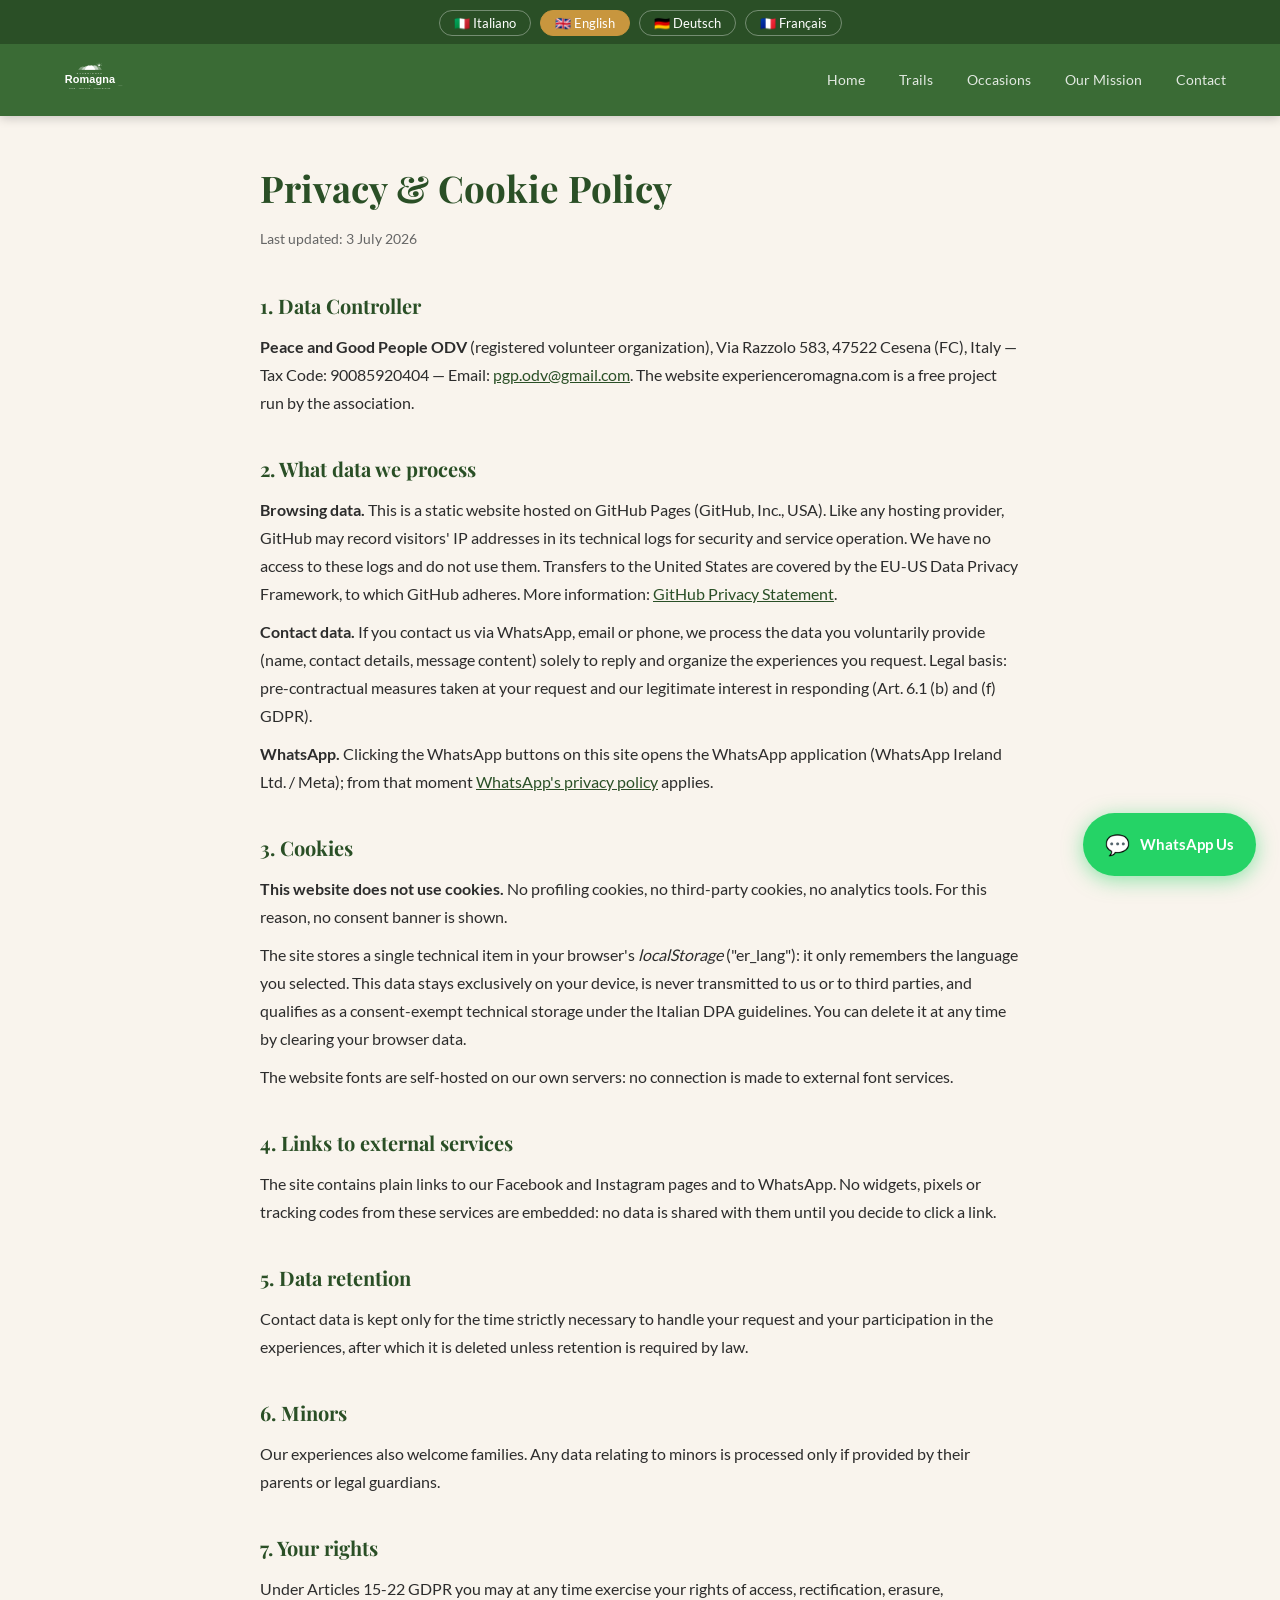
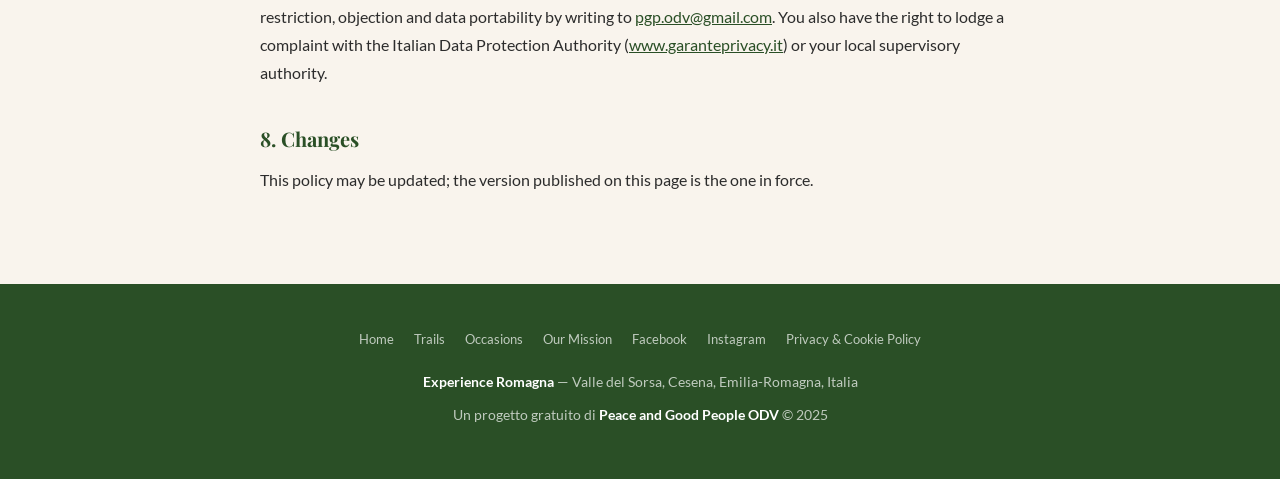
<file: privacy.html>
<!DOCTYPE html>
<html lang="it">
<head>
<meta charset="UTF-8">
<meta name="viewport" content="width=device-width, initial-scale=1.0">
<title>Privacy & Cookie Policy | Experience Romagna</title>
<meta name="description" content="Informativa privacy e cookie policy di Experience Romagna, progetto di Peace and Good People ODV.">
<meta name="robots" content="noindex, follow">
<link rel="canonical" href="https://www.experienceromagna.com/privacy.html">
<link rel="stylesheet" href="style.css">
<style>
  .legal { max-width: 800px; margin: 0 auto; padding: 40px 20px 80px; }
  .legal h1 { color: var(--green-dark); font-size: clamp(1.7rem, 4vw, 2.3rem); margin-bottom: 6px; }
  .legal .updated { color: var(--text-light); font-size: 0.9rem; margin-bottom: 36px; }
  .legal h2 { color: var(--green-dark); font-size: 1.25rem; margin: 34px 0 10px; }
  .legal p, .legal li { line-height: 1.75; margin-bottom: 10px; }
  .legal ul { padding-left: 22px; margin-bottom: 14px; }
  .legal a { color: var(--green-dark); text-decoration: underline; }
</style>
</head>
<body>

<div class="lang-bar">
  <button onclick="setLang('it','privacy')" id="btn-it">🇮🇹 Italiano</button>
  <button onclick="setLang('en','privacy')" id="btn-en">🇬🇧 English</button>
  <button onclick="setLang('de','privacy')" id="btn-de">🇩🇪 Deutsch</button>
  <button onclick="setLang('fr','privacy')" id="btn-fr">🇫🇷 Français</button>
</div>

<nav>
  <a href="index.html" class="nav-logo"><img src="images/logo-horizontal.svg" alt="Experience Romagna" style="height:44px; width:auto; display:block;"></a>
  <div class="nav-links">
    <a href="index.html" class="nav-home">Home</a>
    <a href="percorsi.html" class="nav-percorsi">Percorsi</a>
    <a href="occasioni.html" class="nav-occasioni">Occasioni</a>
    <a href="missione.html" class="nav-missione">La Nostra Missione</a>
    <a href="index.html#contatti" class="nav-contatti">Contatti</a>
  </div>
  <div class="hamburger" onclick="toggleMenu()"><span></span><span></span><span></span></div>
</nav>
<div class="mobile-menu" id="mobileMenu">
  <a href="index.html" class="nav-home">Home</a>
  <a href="percorsi.html" class="nav-percorsi">Percorsi</a>
  <a href="occasioni.html" class="nav-occasioni">Occasioni</a>
  <a href="missione.html" class="nav-missione">La Nostra Missione</a>
  <a href="index.html#contatti" class="nav-contatti">Contatti</a>
</div>

<!-- ================= ITALIANO ================= -->
<div class="legal active" data-lang="it">
  <h1>Privacy &amp; Cookie Policy</h1>
  <p class="updated">Ultimo aggiornamento: 3 luglio 2026</p>

  <h2>1. Titolare del trattamento</h2>
  <p><strong>Peace and Good People ODV</strong> (organizzazione di volontariato), Via Razzolo 583, 47522 Cesena (FC), Italia — Codice Fiscale: 90085920404 — Email: <a href="mailto:pgp.odv@gmail.com">pgp.odv@gmail.com</a>. Il sito experienceromagna.com è un progetto gratuito gestito dall'associazione.</p>

  <h2>2. Quali dati trattiamo</h2>
  <p><strong>Dati di navigazione.</strong> Questo sito è un sito statico ospitato su GitHub Pages (GitHub, Inc., USA). Come qualsiasi hosting, GitHub può registrare nei propri log tecnici gli indirizzi IP dei visitatori per finalità di sicurezza e funzionamento del servizio. Noi non abbiamo accesso a questi log e non li utilizziamo. Il trasferimento verso gli Stati Uniti è coperto dall'EU-US Data Privacy Framework, cui GitHub aderisce. Maggiori informazioni: <a href="https://docs.github.com/site-policy/privacy-policies/github-general-privacy-statement" target="_blank" rel="noopener">GitHub Privacy Statement</a>.</p>
  <p><strong>Dati di contatto.</strong> Se ci scrivi via WhatsApp, email o telefono, trattiamo i dati che ci fornisci volontariamente (nome, recapito, contenuto del messaggio) al solo scopo di risponderti e organizzare le esperienze richieste. Base giuridica: esecuzione di misure precontrattuali richieste dall'interessato e legittimo interesse a rispondere alle richieste (art. 6.1 lett. b e f GDPR).</p>
  <p><strong>WhatsApp.</strong> Cliccando sui pulsanti WhatsApp presenti sul sito si apre l'applicazione WhatsApp (WhatsApp Ireland Ltd. / Meta): da quel momento si applica la <a href="https://www.whatsapp.com/legal/privacy-policy-eea" target="_blank" rel="noopener">privacy policy di WhatsApp</a>.</p>

  <h2>3. Cookie</h2>
  <p><strong>Questo sito non utilizza cookie.</strong> Nessun cookie di profilazione, nessun cookie di terze parti, nessuno strumento di analisi statistica (analytics). Per questo motivo non è presente alcun banner di consenso.</p>
  <p>Il sito salva un'unica informazione tecnica nel <em>localStorage</em> del tuo browser ("er_lang"): serve solo a ricordare la lingua che hai scelto. Questo dato resta esclusivamente sul tuo dispositivo, non viene mai trasmesso a noi né a terzi, ed è assimilabile ai cookie tecnici esenti da consenso secondo le Linee Guida del Garante Privacy. Puoi cancellarlo in qualsiasi momento eliminando i dati di navigazione del browser.</p>
  <p>I caratteri tipografici (font) del sito sono ospitati direttamente sui nostri server: nessuna connessione viene effettuata verso servizi esterni di font.</p>

  <h2>4. Link a servizi esterni</h2>
  <p>Il sito contiene semplici collegamenti (link) alle nostre pagine Facebook e Instagram e a WhatsApp. Non sono incorporati widget, pixel o codici di tracciamento di questi servizi: nessun dato viene condiviso con essi finché non decidi di cliccare sul link.</p>

  <h2>5. Conservazione dei dati</h2>
  <p>I dati di contatto sono conservati per il tempo strettamente necessario a gestire la tua richiesta e l'eventuale partecipazione alle esperienze, dopodiché vengono cancellati, salvo obblighi di legge.</p>

  <h2>6. Minori</h2>
  <p>Le nostre esperienze sono rivolte anche alle famiglie. Eventuali dati relativi a minori vengono trattati esclusivamente se forniti dai genitori o da chi esercita la responsabilità genitoriale.</p>

  <h2>7. I tuoi diritti</h2>
  <p>Ai sensi degli artt. 15-22 del GDPR puoi esercitare in qualsiasi momento i diritti di accesso, rettifica, cancellazione, limitazione, opposizione e portabilità dei dati scrivendo a <a href="mailto:pgp.odv@gmail.com">pgp.odv@gmail.com</a>. Hai inoltre il diritto di proporre reclamo al Garante per la Protezione dei Dati Personali (<a href="https://www.garanteprivacy.it" target="_blank" rel="noopener">www.garanteprivacy.it</a>).</p>

  <h2>8. Modifiche</h2>
  <p>Questa informativa può essere aggiornata; la versione pubblicata su questa pagina è quella vigente.</p>
</div>

<!-- ================= ENGLISH ================= -->
<div class="legal" data-lang="en">
  <h1>Privacy &amp; Cookie Policy</h1>
  <p class="updated">Last updated: 3 July 2026</p>

  <h2>1. Data Controller</h2>
  <p><strong>Peace and Good People ODV</strong> (registered volunteer organization), Via Razzolo 583, 47522 Cesena (FC), Italy — Tax Code: 90085920404 — Email: <a href="mailto:pgp.odv@gmail.com">pgp.odv@gmail.com</a>. The website experienceromagna.com is a free project run by the association.</p>

  <h2>2. What data we process</h2>
  <p><strong>Browsing data.</strong> This is a static website hosted on GitHub Pages (GitHub, Inc., USA). Like any hosting provider, GitHub may record visitors' IP addresses in its technical logs for security and service operation. We have no access to these logs and do not use them. Transfers to the United States are covered by the EU-US Data Privacy Framework, to which GitHub adheres. More information: <a href="https://docs.github.com/site-policy/privacy-policies/github-general-privacy-statement" target="_blank" rel="noopener">GitHub Privacy Statement</a>.</p>
  <p><strong>Contact data.</strong> If you contact us via WhatsApp, email or phone, we process the data you voluntarily provide (name, contact details, message content) solely to reply and organize the experiences you request. Legal basis: pre-contractual measures taken at your request and our legitimate interest in responding (Art. 6.1 (b) and (f) GDPR).</p>
  <p><strong>WhatsApp.</strong> Clicking the WhatsApp buttons on this site opens the WhatsApp application (WhatsApp Ireland Ltd. / Meta); from that moment <a href="https://www.whatsapp.com/legal/privacy-policy-eea" target="_blank" rel="noopener">WhatsApp's privacy policy</a> applies.</p>

  <h2>3. Cookies</h2>
  <p><strong>This website does not use cookies.</strong> No profiling cookies, no third-party cookies, no analytics tools. For this reason, no consent banner is shown.</p>
  <p>The site stores a single technical item in your browser's <em>localStorage</em> ("er_lang"): it only remembers the language you selected. This data stays exclusively on your device, is never transmitted to us or to third parties, and qualifies as a consent-exempt technical storage under the Italian DPA guidelines. You can delete it at any time by clearing your browser data.</p>
  <p>The website fonts are self-hosted on our own servers: no connection is made to external font services.</p>

  <h2>4. Links to external services</h2>
  <p>The site contains plain links to our Facebook and Instagram pages and to WhatsApp. No widgets, pixels or tracking codes from these services are embedded: no data is shared with them until you decide to click a link.</p>

  <h2>5. Data retention</h2>
  <p>Contact data is kept only for the time strictly necessary to handle your request and your participation in the experiences, after which it is deleted unless retention is required by law.</p>

  <h2>6. Minors</h2>
  <p>Our experiences also welcome families. Any data relating to minors is processed only if provided by their parents or legal guardians.</p>

  <h2>7. Your rights</h2>
  <p>Under Articles 15-22 GDPR you may at any time exercise your rights of access, rectification, erasure, restriction, objection and data portability by writing to <a href="mailto:pgp.odv@gmail.com">pgp.odv@gmail.com</a>. You also have the right to lodge a complaint with the Italian Data Protection Authority (<a href="https://www.garanteprivacy.it" target="_blank" rel="noopener">www.garanteprivacy.it</a>) or your local supervisory authority.</p>

  <h2>8. Changes</h2>
  <p>This policy may be updated; the version published on this page is the one in force.</p>
</div>

<!-- ================= DEUTSCH ================= -->
<div class="legal" data-lang="de">
  <h1>Datenschutz- &amp; Cookie-Richtlinie</h1>
  <p class="updated">Letzte Aktualisierung: 3. Juli 2026</p>

  <h2>1. Verantwortlicher</h2>
  <p><strong>Peace and Good People ODV</strong> (eingetragene Freiwilligenorganisation), Via Razzolo 583, 47522 Cesena (FC), Italien — Steuernummer: 90085920404 — E-Mail: <a href="mailto:pgp.odv@gmail.com">pgp.odv@gmail.com</a>. Die Website experienceromagna.com ist ein kostenloses Projekt des Vereins.</p>

  <h2>2. Welche Daten wir verarbeiten</h2>
  <p><strong>Nutzungsdaten.</strong> Dies ist eine statische Website, gehostet auf GitHub Pages (GitHub, Inc., USA). Wie jeder Hosting-Anbieter kann GitHub IP-Adressen der Besucher in technischen Protokollen zu Sicherheitszwecken erfassen. Wir haben keinen Zugriff auf diese Protokolle und nutzen sie nicht. Die Übermittlung in die USA ist durch das EU-US Data Privacy Framework abgedeckt, dem GitHub beigetreten ist. Mehr dazu: <a href="https://docs.github.com/site-policy/privacy-policies/github-general-privacy-statement" target="_blank" rel="noopener">GitHub Privacy Statement</a>.</p>
  <p><strong>Kontaktdaten.</strong> Wenn Sie uns per WhatsApp, E-Mail oder Telefon kontaktieren, verarbeiten wir die freiwillig übermittelten Daten (Name, Kontaktdaten, Nachrichteninhalt) ausschließlich, um zu antworten und die gewünschten Erlebnisse zu organisieren. Rechtsgrundlage: vorvertragliche Maßnahmen auf Ihre Anfrage sowie unser berechtigtes Interesse an der Beantwortung (Art. 6 Abs. 1 lit. b und f DSGVO).</p>
  <p><strong>WhatsApp.</strong> Beim Klick auf die WhatsApp-Schaltflächen öffnet sich die WhatsApp-App (WhatsApp Ireland Ltd. / Meta); ab diesem Moment gilt die <a href="https://www.whatsapp.com/legal/privacy-policy-eea" target="_blank" rel="noopener">Datenschutzrichtlinie von WhatsApp</a>.</p>

  <h2>3. Cookies</h2>
  <p><strong>Diese Website verwendet keine Cookies.</strong> Keine Profiling-Cookies, keine Cookies von Drittanbietern, keine Analyse-Tools. Deshalb wird kein Einwilligungsbanner angezeigt.</p>
  <p>Die Website speichert einen einzigen technischen Eintrag im <em>localStorage</em> Ihres Browsers ("er_lang"): Er merkt sich lediglich die gewählte Sprache. Diese Angabe bleibt ausschließlich auf Ihrem Gerät, wird niemals an uns oder Dritte übermittelt und ist als technisch notwendige, einwilligungsfreie Speicherung einzustufen. Sie können sie jederzeit durch Löschen Ihrer Browserdaten entfernen.</p>
  <p>Die Schriftarten der Website werden auf unseren eigenen Servern gehostet: Es wird keine Verbindung zu externen Font-Diensten hergestellt.</p>

  <h2>4. Links zu externen Diensten</h2>
  <p>Die Website enthält einfache Links zu unseren Facebook- und Instagram-Seiten sowie zu WhatsApp. Es sind keine Widgets, Pixel oder Tracking-Codes dieser Dienste eingebettet: Es werden keine Daten an sie weitergegeben, bis Sie auf einen Link klicken.</p>

  <h2>5. Speicherdauer</h2>
  <p>Kontaktdaten werden nur so lange aufbewahrt, wie es zur Bearbeitung Ihrer Anfrage und Ihrer Teilnahme an den Erlebnissen erforderlich ist, und anschließend gelöscht, sofern keine gesetzlichen Aufbewahrungspflichten bestehen.</p>

  <h2>6. Minderjährige</h2>
  <p>Unsere Erlebnisse richten sich auch an Familien. Daten von Minderjährigen werden nur verarbeitet, wenn sie von den Eltern oder Erziehungsberechtigten bereitgestellt werden.</p>

  <h2>7. Ihre Rechte</h2>
  <p>Nach Art. 15-22 DSGVO können Sie jederzeit Ihre Rechte auf Auskunft, Berichtigung, Löschung, Einschränkung, Widerspruch und Datenübertragbarkeit ausüben, indem Sie an <a href="mailto:pgp.odv@gmail.com">pgp.odv@gmail.com</a> schreiben. Sie haben außerdem das Recht, eine Beschwerde bei der italienischen Datenschutzbehörde (<a href="https://www.garanteprivacy.it" target="_blank" rel="noopener">www.garanteprivacy.it</a>) oder Ihrer zuständigen Aufsichtsbehörde einzureichen.</p>

  <h2>8. Änderungen</h2>
  <p>Diese Richtlinie kann aktualisiert werden; maßgeblich ist die auf dieser Seite veröffentlichte Fassung.</p>
</div>

<!-- ================= FRANÇAIS ================= -->
<div class="legal" data-lang="fr">
  <h1>Politique de Confidentialité &amp; Cookies</h1>
  <p class="updated">Dernière mise à jour : 3 juillet 2026</p>

  <h2>1. Responsable du traitement</h2>
  <p><strong>Peace and Good People ODV</strong> (organisation de bénévolat), Via Razzolo 583, 47522 Cesena (FC), Italie — Code Fiscal : 90085920404 — Email : <a href="mailto:pgp.odv@gmail.com">pgp.odv@gmail.com</a>. Le site experienceromagna.com est un projet gratuit géré par l'association.</p>

  <h2>2. Quelles données nous traitons</h2>
  <p><strong>Données de navigation.</strong> Ce site est un site statique hébergé sur GitHub Pages (GitHub, Inc., USA). Comme tout hébergeur, GitHub peut enregistrer les adresses IP des visiteurs dans ses journaux techniques à des fins de sécurité. Nous n'avons pas accès à ces journaux et ne les utilisons pas. Les transferts vers les États-Unis sont couverts par l'EU-US Data Privacy Framework, auquel GitHub adhère. Plus d'informations : <a href="https://docs.github.com/site-policy/privacy-policies/github-general-privacy-statement" target="_blank" rel="noopener">GitHub Privacy Statement</a>.</p>
  <p><strong>Données de contact.</strong> Si vous nous écrivez via WhatsApp, email ou téléphone, nous traitons les données que vous fournissez volontairement (nom, coordonnées, contenu du message) uniquement pour vous répondre et organiser les expériences demandées. Base juridique : mesures précontractuelles prises à votre demande et intérêt légitime à répondre (art. 6.1 b et f RGPD).</p>
  <p><strong>WhatsApp.</strong> En cliquant sur les boutons WhatsApp du site, l'application WhatsApp s'ouvre (WhatsApp Ireland Ltd. / Meta) ; à partir de ce moment, la <a href="https://www.whatsapp.com/legal/privacy-policy-eea" target="_blank" rel="noopener">politique de confidentialité de WhatsApp</a> s'applique.</p>

  <h2>3. Cookies</h2>
  <p><strong>Ce site n'utilise pas de cookies.</strong> Aucun cookie de profilage, aucun cookie tiers, aucun outil d'analyse statistique. C'est pourquoi aucune bannière de consentement n'est affichée.</p>
  <p>Le site enregistre une seule information technique dans le <em>localStorage</em> de votre navigateur (« er_lang ») : elle sert uniquement à mémoriser la langue choisie. Cette donnée reste exclusivement sur votre appareil, n'est jamais transmise à nous ni à des tiers, et constitue un stockage technique exempté de consentement. Vous pouvez la supprimer à tout moment en effaçant les données de navigation.</p>
  <p>Les polices de caractères du site sont hébergées sur nos propres serveurs : aucune connexion n'est établie vers des services de polices externes.</p>

  <h2>4. Liens vers des services externes</h2>
  <p>Le site contient de simples liens vers nos pages Facebook et Instagram et vers WhatsApp. Aucun widget, pixel ou code de suivi de ces services n'est intégré : aucune donnée ne leur est transmise tant que vous ne cliquez pas sur un lien.</p>

  <h2>5. Conservation des données</h2>
  <p>Les données de contact sont conservées uniquement le temps strictement nécessaire au traitement de votre demande et à votre participation aux expériences, puis supprimées, sauf obligation légale.</p>

  <h2>6. Mineurs</h2>
  <p>Nos expériences accueillent aussi les familles. Les données concernant des mineurs ne sont traitées que si elles sont fournies par les parents ou les tuteurs légaux.</p>

  <h2>7. Vos droits</h2>
  <p>Conformément aux articles 15-22 du RGPD, vous pouvez à tout moment exercer vos droits d'accès, de rectification, d'effacement, de limitation, d'opposition et de portabilité en écrivant à <a href="mailto:pgp.odv@gmail.com">pgp.odv@gmail.com</a>. Vous avez également le droit d'introduire une réclamation auprès de l'autorité italienne de protection des données (<a href="https://www.garanteprivacy.it" target="_blank" rel="noopener">www.garanteprivacy.it</a>) ou de votre autorité de contrôle.</p>

  <h2>8. Modifications</h2>
  <p>Cette politique peut être mise à jour ; la version publiée sur cette page fait foi.</p>
</div>

<footer>
  <div class="footer-nav">
    <a href="index.html" class="nav-home">Home</a>
    <a href="percorsi.html" class="nav-percorsi">Percorsi</a>
    <a href="occasioni.html" class="nav-occasioni">Occasioni</a>
    <a href="missione.html" class="nav-missione">Missione</a>
    <a href="https://www.facebook.com/share/1J6EupGuLo/" target="_blank" rel="noopener">Facebook</a>
    <a href="https://www.instagram.com/pgp.odv" target="_blank" rel="noopener">Instagram</a>
    <a href="privacy.html">Privacy &amp; Cookie Policy</a>
  </div>
  <p><strong>Experience Romagna</strong> — Valle del Sorsa, Cesena, Emilia-Romagna, Italia</p>
  <p>Un progetto gratuito di <a href="missione.html"><strong>Peace and Good People ODV</strong></a> © 2025</p>
</footer>

<div class="wa-float">
  <a href="https://wa.me/393518821873" target="_blank" rel="noopener" class="wa-btn">
    <span class="wa-icon">💬</span>
    <span class="wa-text">Scrivici su WhatsApp</span>
  </a>
</div>

<script src="lang.js"></script>
<script>
  initLang('privacy');
</script>

</body>
</html>
</file>
<file: style.css>
/* ============================================
   EXPERIENCE ROMAGNA - Shared Stylesheet
   Peace and Good People ODV
   ============================================ */

/* === PHOTO CONFIG ===
   Per cambiare le foto, modifica solo i nomi qui sotto.
   Le foto devono essere nella cartella /images/
   
   FOTO USATE NEL SITO:
   - hero-colline.png      → sfondo hero homepage (panorama colline)
   - selfie-colline.png    → coppia selfie sulle colline (gallery)
   - pasta.png             → donna che fa tagliatelle (gallery/cucina)
   - cucina.png            → cooking class / cappelletti
   - vigneto.png           → grappolo uva Sangiovese
   - vendemmia.png         → vendemmia nel vigneto con cane
   - orto.png              → verdure nell'orto / cesto verdure
   - trekking.png          → cane sul sentiero panoramico
   - trekking-gruppo.png   → gruppo in cammino sul sentiero
   - happy.png             → Happy primo piano
   - happy2.png            → donna che accarezza Happy
   - happy-stella.png      → Happy e Stella sui calanchi (IMG_4669)
   - happy-stella2.png     → Happy e Stella sui calanchi 2 (IMG_4668)
   - nina.png              → gatta Nina nera (IMG_4519)
   - pinta.png             → gatta Pinta tigrata (IMG_4522)
   - sfoglia.png           → uomo con matterello sfoglia
   - cappelletti.png       → cappelletti sul vassoio
   - verdure.png           → cesto verdure colorate
   - cartelli.png          → cartello LuogoRaro
=== FINE PHOTO CONFIG === */

/* === FONT LOCALI (self-hosted, conformi GDPR — nessuna connessione a Google) === */
@font-face { font-family:'Lato'; font-style:normal; font-weight:300; font-display:swap; src:url('fonts/lato-latin-300-normal.woff2') format('woff2'); }
@font-face { font-family:'Lato'; font-style:normal; font-weight:400; font-display:swap; src:url('fonts/lato-latin-400-normal.woff2') format('woff2'); }
@font-face { font-family:'Lato'; font-style:normal; font-weight:700; font-display:swap; src:url('fonts/lato-latin-700-normal.woff2') format('woff2'); }
@font-face { font-family:'Playfair Display'; font-style:normal; font-weight:400; font-display:swap; src:url('fonts/playfair-display-latin-400-normal.woff2') format('woff2'); }
@font-face { font-family:'Playfair Display'; font-style:italic; font-weight:400; font-display:swap; src:url('fonts/playfair-display-latin-400-italic.woff2') format('woff2'); }
@font-face { font-family:'Playfair Display'; font-style:normal; font-weight:700; font-display:swap; src:url('fonts/playfair-display-latin-700-normal.woff2') format('woff2'); }

:root {
  --green: #3a6b35;
  --green-light: #5a8f52;
  --green-dark: #2a4f26;
  --earth: #8b5e3c;
  --earth-light: #c4956a;
  --cream: #f9f4ed;
  --white: #ffffff;
  --text: #2c2c2c;
  --text-light: #666;
  --gold: #c8963e;
  --gold-light: #e8b86d;
  --radius: 16px;
  --shadow: 0 4px 24px rgba(0,0,0,0.10);
  --shadow-lg: 0 12px 40px rgba(0,0,0,0.16);
}

* { margin: 0; padding: 0; box-sizing: border-box; }
html { scroll-behavior: smooth; }
body {
  font-family: 'Lato', sans-serif;
  color: var(--text);
  background: var(--cream);
  line-height: 1.75;
}

h1, h2, h3 { font-family: 'Playfair Display', serif; }

/* === LANGUAGE BAR === */
.lang-bar {
  background: var(--green-dark);
  text-align: center;
  padding: 8px 16px;
  position: sticky;
  top: 0;
  z-index: 1000;
}
.lang-bar button {
  background: none;
  border: 1px solid rgba(255,255,255,0.35);
  color: white;
  padding: 4px 14px;
  margin: 0 3px;
  border-radius: 20px;
  cursor: pointer;
  font-size: 13px;
  font-family: 'Lato', sans-serif;
  transition: all 0.2s;
}
.lang-bar button.active,
.lang-bar button:hover {
  background: var(--gold);
  border-color: var(--gold);
}

/* === NAV === */
nav {
  background: var(--green);
  padding: 14px 40px;
  display: flex;
  justify-content: space-between;
  align-items: center;
  box-shadow: 0 2px 10px rgba(0,0,0,0.2);
  position: relative;
}
.nav-logo {
  display: flex;
  align-items: center;
  text-decoration: none;
}
.nav-logo img { filter: brightness(0) invert(1); }
.nav-links { display: flex; align-items: center; gap: 6px; }
.nav-links a {
  color: rgba(255,255,255,0.85);
  text-decoration: none;
  padding: 6px 14px;
  border-radius: 20px;
  font-size: 14px;
  transition: all 0.2s;
}
.nav-links a:hover,
.nav-links a.active-page { background: rgba(255,255,255,0.15); color: white; }

/* Hamburger */
.hamburger {
  display: none;
  flex-direction: column;
  gap: 5px;
  cursor: pointer;
  padding: 4px;
}
.hamburger span {
  display: block;
  width: 24px;
  height: 2px;
  background: white;
  border-radius: 2px;
  transition: all 0.3s;
}
.mobile-menu {
  display: none;
  position: absolute;
  top: 100%;
  left: 0;
  right: 0;
  background: var(--green-dark);
  padding: 12px 0;
  z-index: 999;
  box-shadow: 0 8px 20px rgba(0,0,0,0.2);
}
.mobile-menu.open { display: block; }
.mobile-menu a {
  display: block;
  color: rgba(255,255,255,0.9);
  text-decoration: none;
  padding: 12px 24px;
  font-size: 15px;
  border-bottom: 1px solid rgba(255,255,255,0.08);
  transition: background 0.2s;
}
.mobile-menu a:hover { background: rgba(255,255,255,0.1); }

/* === BUTTONS === */
.btn {
  display: inline-block;
  background: var(--gold);
  color: white;
  padding: 14px 36px;
  border-radius: 50px;
  text-decoration: none;
  font-size: 15px;
  font-weight: 700;
  font-family: 'Lato', sans-serif;
  transition: all 0.3s;
  box-shadow: 0 4px 20px rgba(200,150,62,0.35);
  margin: 6px;
  border: none;
  cursor: pointer;
  letter-spacing: 0.3px;
}
.btn:hover { background: var(--earth); transform: translateY(-2px); box-shadow: var(--shadow-lg); }
.btn-green { background: var(--green); box-shadow: 0 4px 20px rgba(58,107,53,0.35); }
.btn-green:hover { background: var(--green-dark); }
.btn-outline { background: transparent; border: 2px solid white; color: white; box-shadow: none; }
.btn-outline:hover { background: white; color: var(--green-dark); transform: translateY(-2px); }
.btn-sm { padding: 10px 24px; font-size: 13px; }

/* === LAYOUT === */
section { padding: 80px 20px; }
.container { max-width: 1100px; margin: 0 auto; }
.section-title { text-align: center; margin-bottom: 56px; }
.section-title h2 { font-size: clamp(1.8rem, 4vw, 2.6rem); color: var(--green-dark); margin-bottom: 10px; }
.section-title p { font-size: 1.05rem; color: var(--text-light); max-width: 620px; margin: 0 auto; }
.divider { width: 56px; height: 3px; background: var(--gold); margin: 14px auto; border-radius: 3px; }

/* === CARDS === */
.card {
  background: white;
  border-radius: var(--radius);
  overflow: hidden;
  box-shadow: var(--shadow);
  transition: transform 0.3s, box-shadow 0.3s;
}
.card:hover { transform: translateY(-6px); box-shadow: var(--shadow-lg); }
.card-img { height: 210px; overflow: hidden; background: var(--green-light); display: flex; align-items: center; justify-content: center; font-size: 3rem; }
.card-img img { width: 100%; height: 100%; object-fit: cover; }
.card-body { padding: 22px; }
.card-body h3 { font-size: 1.15rem; color: var(--green-dark); margin-bottom: 8px; }
.card-body p { color: var(--text-light); font-size: 0.93rem; line-height: 1.65; }
.tag {
  display: inline-block;
  background: var(--cream);
  color: var(--green);
  padding: 3px 12px;
  border-radius: 20px;
  font-size: 11px;
  margin-bottom: 10px;
  border: 1px solid var(--green-light);
  font-weight: 700;
  letter-spacing: 0.3px;
}

/* === GRIDS === */
.grid-3 { display: grid; grid-template-columns: repeat(auto-fit, minmax(300px, 1fr)); gap: 28px; }
.grid-2 { display: grid; grid-template-columns: 1fr 1fr; gap: 48px; align-items: center; }
.grid-4 { display: grid; grid-template-columns: repeat(auto-fit, minmax(240px, 1fr)); gap: 24px; }

/* === FREE BADGE === */
.free-badge {
  display: inline-flex;
  align-items: center;
  gap: 8px;
  background: linear-gradient(135deg, #27ae60, #2ecc71);
  color: white;
  padding: 8px 22px;
  border-radius: 30px;
  font-size: 14px;
  font-weight: 700;
  letter-spacing: 0.5px;
  box-shadow: 0 4px 16px rgba(39,174,96,0.4);
  margin-bottom: 20px;
}

/* === MISSION BANNER === */
.mission {
  background: var(--green-dark);
  color: white;
  text-align: center;
  padding: 60px 20px;
}
.mission h2 { font-size: 1.9rem; margin-bottom: 16px; color: var(--gold); }
.mission p { max-width: 740px; margin: 0 auto 12px; font-size: 1.05rem; opacity: 0.92; line-height: 1.85; }

/* === CONTACT ITEMS === */
.contact-item {
  display: flex;
  align-items: flex-start;
  gap: 14px;
  margin-bottom: 14px;
  padding: 14px 16px;
  background: var(--cream);
  border-radius: 12px;
}
.contact-item .icon { font-size: 1.4rem; flex-shrink: 0; margin-top: 2px; }
.contact-item a { color: var(--green-dark); text-decoration: none; font-weight: 700; }
.contact-item a:hover { color: var(--gold); }

/* === FOOTER === */
footer {
  background: var(--green-dark);
  color: rgba(255,255,255,0.7);
  text-align: center;
  padding: 44px 20px;
  font-size: 14px;
}
footer p { margin-bottom: 8px; }
footer a { color: var(--gold); text-decoration: none; }
footer strong { color: white; }
.footer-nav { display: flex; justify-content: center; gap: 20px; flex-wrap: wrap; margin-bottom: 20px; }
.footer-nav a { color: rgba(255,255,255,0.7); text-decoration: none; font-size: 13px; transition: color 0.2s; }
.footer-nav a:hover { color: var(--gold); }

/* === WHATSAPP FLOATING BUTTON === */
.wa-float {
  position: fixed;
  bottom: 24px;
  right: 24px;
  z-index: 9999;
  display: flex;
  flex-direction: column;
  align-items: flex-end;
  gap: 10px;
}
.wa-btn {
  background: #25d366;
  color: white;
  border: none;
  border-radius: 50px;
  padding: 14px 22px;
  font-size: 15px;
  font-weight: 700;
  font-family: 'Lato', sans-serif;
  cursor: pointer;
  box-shadow: 0 4px 20px rgba(37,211,102,0.5);
  display: flex;
  align-items: center;
  gap: 10px;
  text-decoration: none;
  transition: all 0.3s;
  animation: pulse 2.5s infinite;
}
.wa-btn:hover { background: #20b858; transform: scale(1.05); }
.wa-icon { font-size: 20px; }
@keyframes pulse {
  0%, 100% { box-shadow: 0 4px 20px rgba(37,211,102,0.5); }
  50% { box-shadow: 0 4px 30px rgba(37,211,102,0.8); }
}

/* === LANG SYSTEM === */
[data-lang] { display: none; }
[data-lang].active { display: block; }
.il { display: none; }
.il.active { display: inline; }

/* === GALLERY === */
.gallery-grid { display: grid; grid-template-columns: repeat(3, 1fr); gap: 10px; }
.gallery-grid img { width: 100%; height: 200px; object-fit: cover; border-radius: 10px; transition: transform 0.3s; cursor: pointer; }
.gallery-grid img:hover { transform: scale(1.04); }
.gallery-grid img:first-child { grid-column: span 2; height: 280px; }

/* === RESPONSIVE === */
@media (max-width: 768px) {
  nav { padding: 12px 20px; }
  .nav-links { display: none; }
  .hamburger { display: flex; }
  .grid-2 { grid-template-columns: 1fr; gap: 32px; }
  .gallery-grid { grid-template-columns: 1fr 1fr; }
  .gallery-grid img:first-child { grid-column: span 2; }
  section { padding: 56px 16px; }
  .wa-btn span.wa-text { display: none; }
  .wa-btn { padding: 14px 16px; border-radius: 50%; }
}
@media (max-width: 480px) {
  .gallery-grid { grid-template-columns: 1fr; }
  .gallery-grid img:first-child { grid-column: span 1; height: 200px; }
}
</file>
